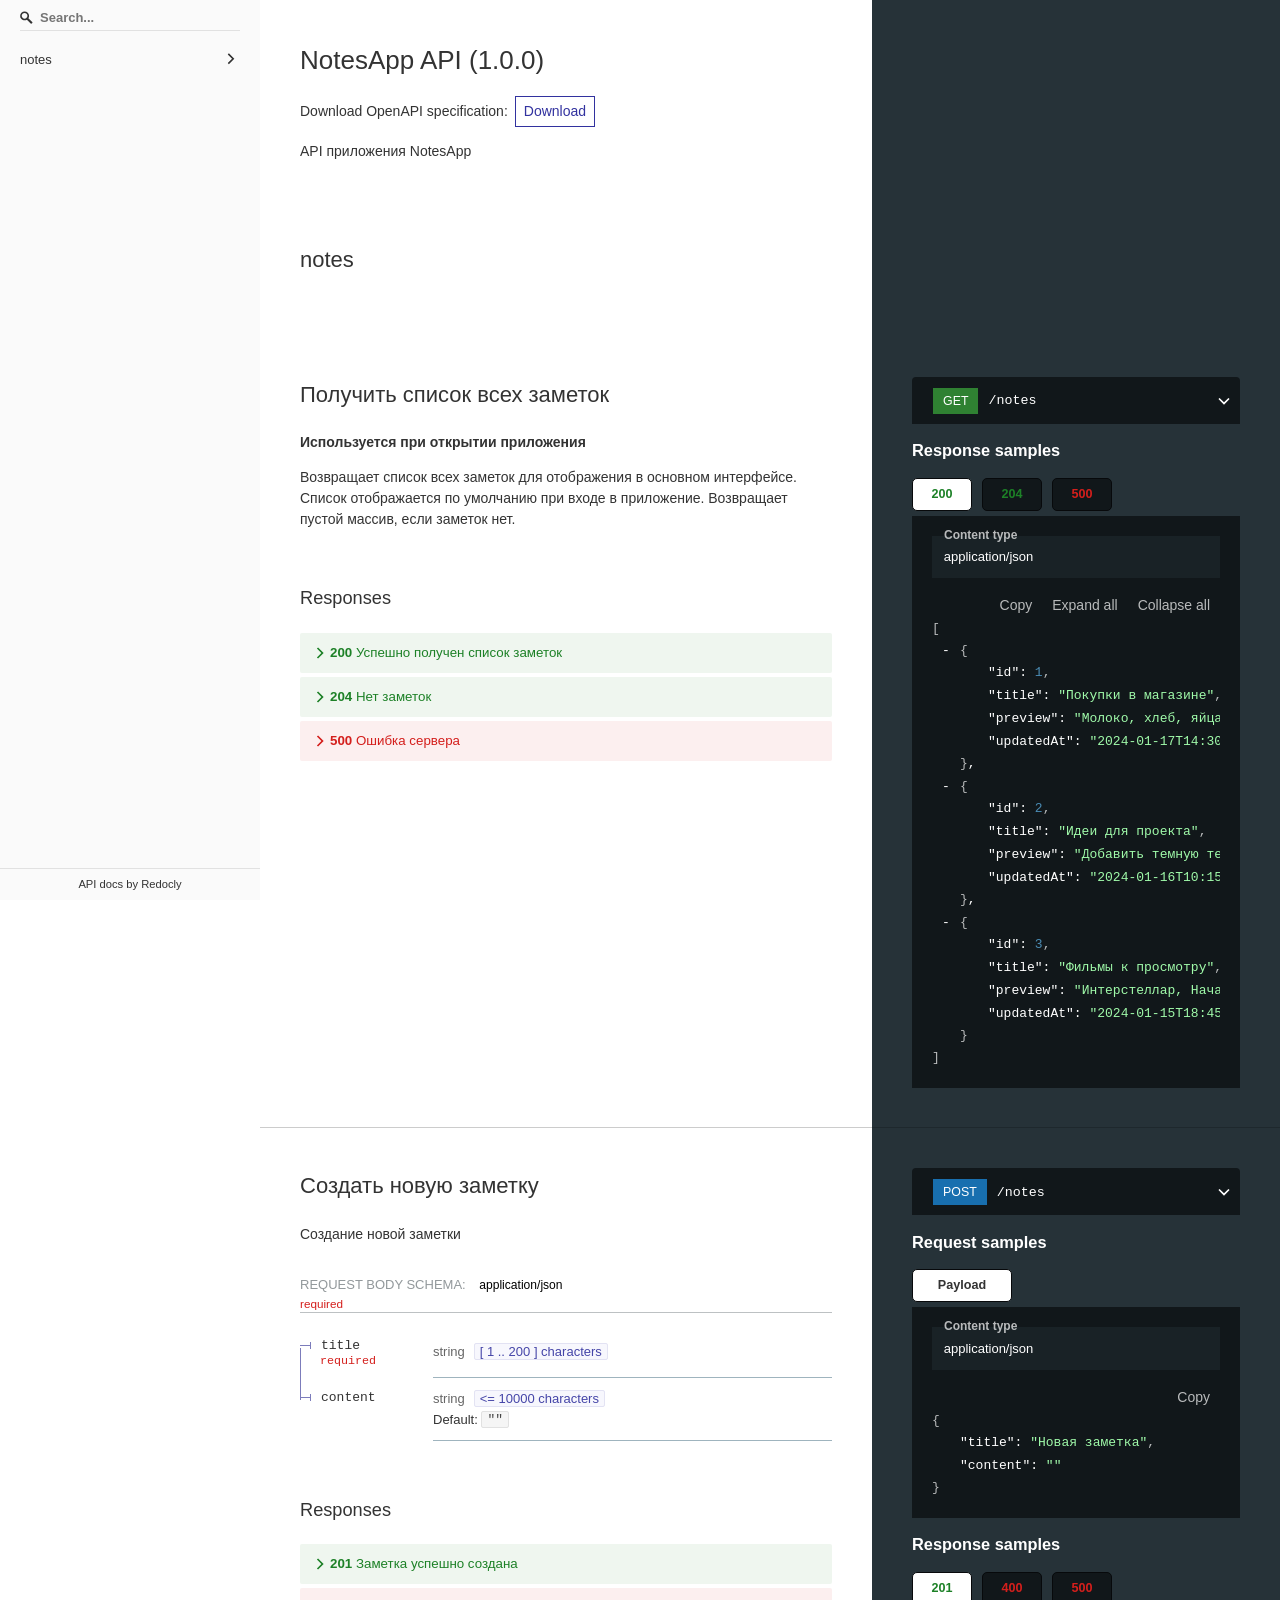
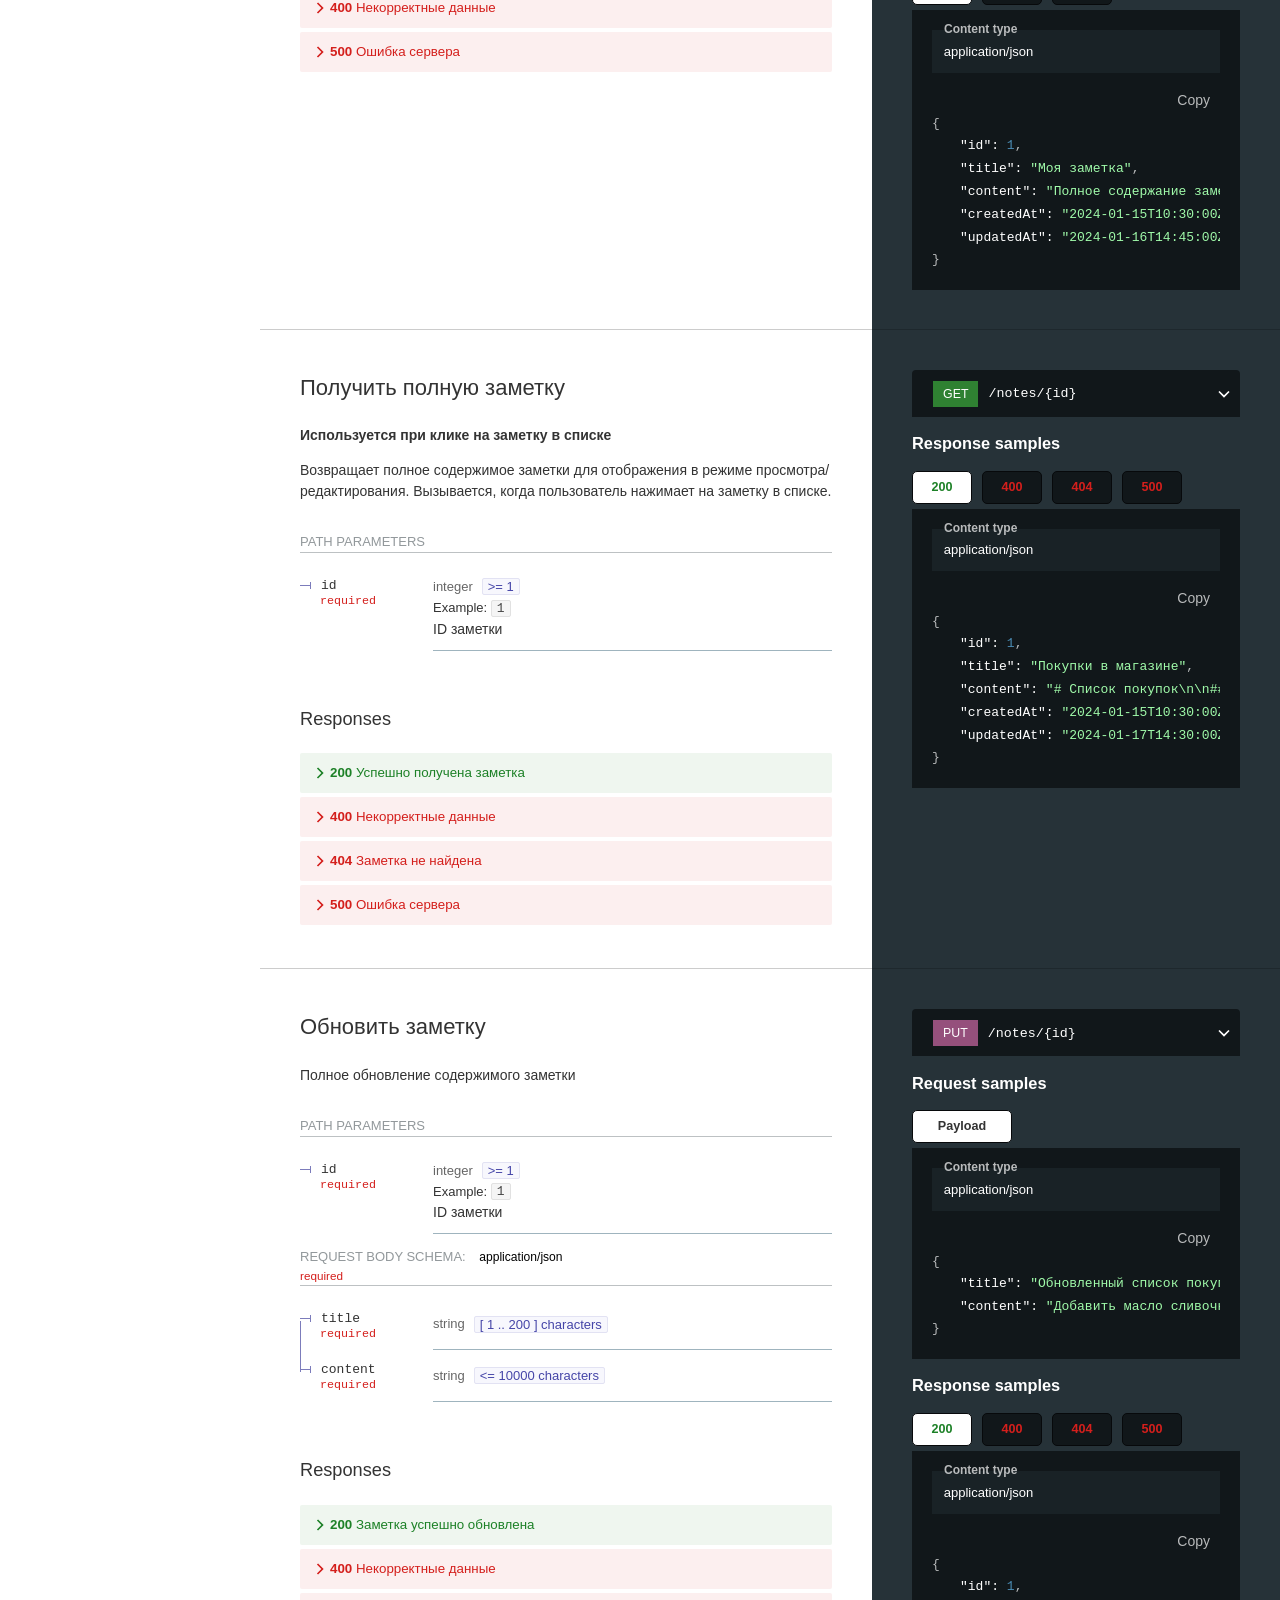
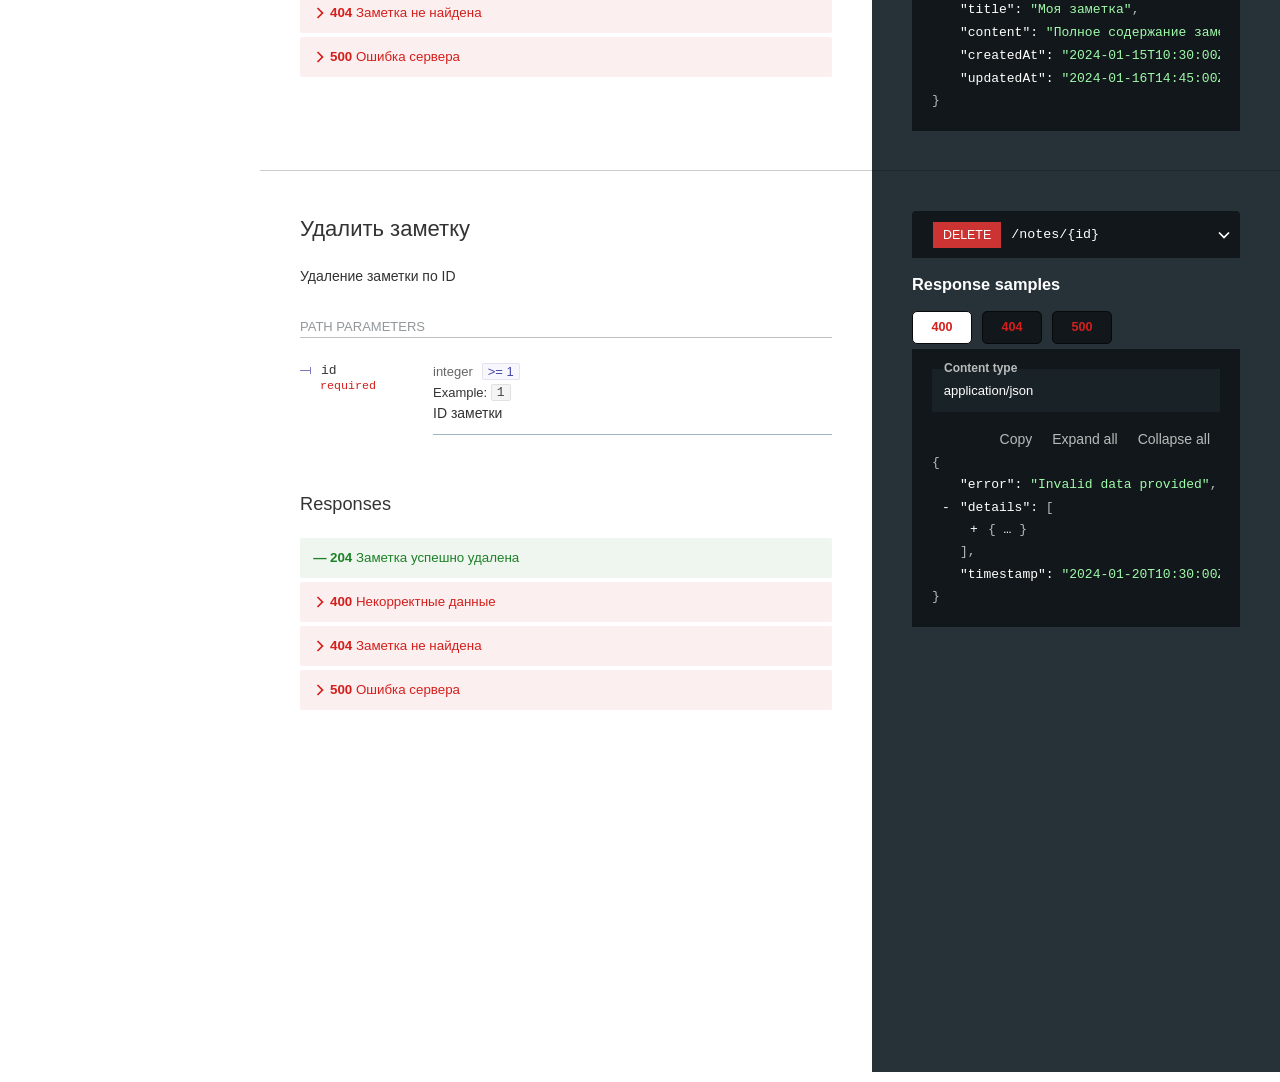
<file: course-dac/tasks/api-redoc/redoc-eeab4163.html>
<!DOCTYPE html>
<html lang="en">

<head>
  <meta charset="UTF-8">
  <title>Redoc</title>
  <link rel="stylesheet" type="text/css" id="slate-css" media="none" href="../../../assets/stylesheets/redark.css" />
  <script src="../../../assets/javascripts/redark.js" charset="UTF-8"> </script>
  <style>
    body {
      margin: 0;
      padding: 0;
    }
  </style>
</head>

<body style="background: ;">
  <div id="redoc-container"></div>
  <script src="../../../assets/javascripts/redoc.standalone.js" charset="UTF-8"> </script>
  <script>
    const openapi_spec_url = "../../../openapi.yml";

    window.onload = function () {
      const parent_scheme = parent.scheme
      if (parent_scheme === "slate") {
        enable_dark_mode();
      } else {
        disable_dark_mode();
      }
    }

    enable_dark_mode = function(){
      document.getElementById("slate-css").media = ""
      Redoc.init(
        openapi_spec_url,
        { theme: redark },
        document.getElementById('redoc-container'),
      );
    }

    disable_dark_mode = function(){
      document.getElementById("slate-css").media = "none"
      Redoc.init(
        openapi_spec_url,
        {},
        document.getElementById('redoc-container'),
      );
    }
  </script>
</body>

</html>
</file>
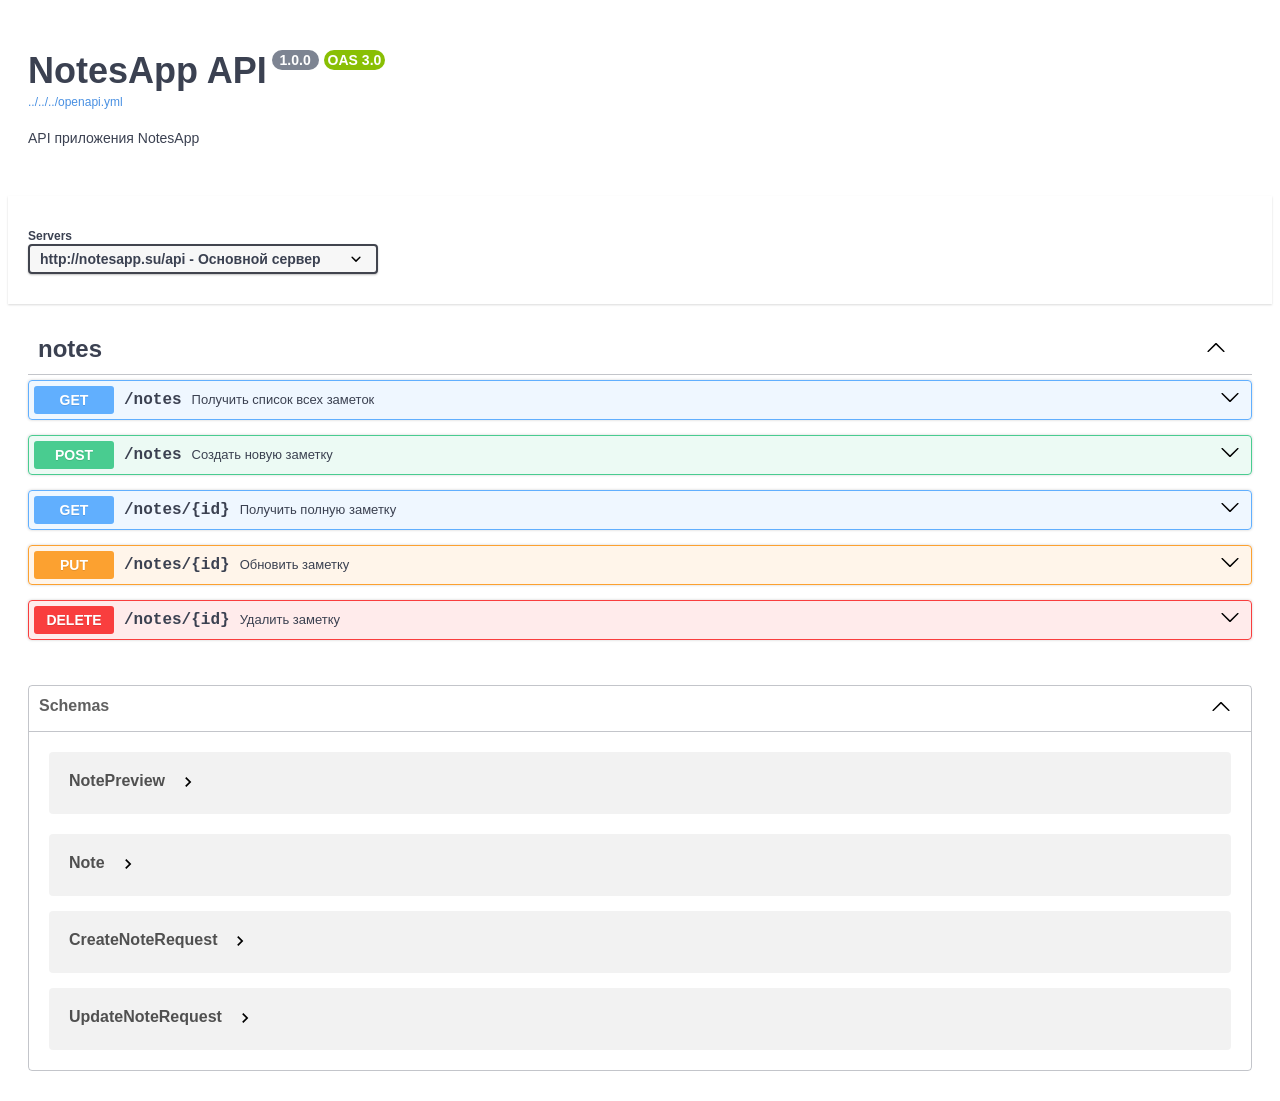
<file: course-dac/tasks/api-swagger/swagger-91a2351f.html>
<!DOCTYPE html>
<html lang="en">

<head>
  <meta charset="UTF-8">
  <title>Swagger UI</title>
  <link rel="stylesheet" type="text/css" href="../../../assets/stylesheets/swagger-ui.css" />
  
</head>

<body style="overflow:hidden;">
  <div id="swagger-ui"></div>
  <script src="../../../assets/javascripts/swagger-ui-bundle.js" charset="UTF-8"> </script>
  <script src="../../../assets/javascripts/swagger-ui-standalone-preset.js" charset="UTF-8"> </script>
  <script>
    window.onload = function () {
      
        var url = "../../../openapi.yml";
        
      
      window.ui = SwaggerUIBundle({
        dom_id: "#swagger-ui",
        onComplete: onComplete,
        presets: [
          SwaggerUIBundle.presets.apis,
          SwaggerUIStandalonePreset
        ],
        
        url,
        
        
        "oauth2RedirectUrl": new URL("../../../assets/swagger-ui/oauth2-redirect.html",window.location.href).href,
        
        "validatorUrl": "none",
        
    "docExpansion": "list",
    "filter": false,
    "tryItOutEnabled": false,
    "supportedSubmitMethods": [
        "get",
        "put",
        "post",
        "delete",
        "options",
        "head",
        "patch",
        "trace"
    ],
    "validatorUrl": "none",
    "extra_css": [],
    "dark_scheme_name": "slate",
    "filter_files": [],
    "syntaxHighlight.theme": "agate"

      })

      

      if (parent.__init_is_dark_mode) {
          enable_dark_mode();
      }
    }

    enable_dark_mode = function(){
      document.documentElement.classList.add("dark-mode");
    }

    disable_dark_mode = function(){
      document.documentElement.classList.remove("dark-mode");
    }

    const resize_ob = new ResizeObserver(function(entries) {
      parent.update_swagger_ui_iframe_height("91a2351f");
    });

    // start observing for resizing
    resize_ob.observe(document.querySelector("body"));

    // authorize modal position
    var modal_top = 0;

    const mutation_ob = new MutationObserver(function (mutations) {
      if(mutations && mutations[0].addedNodes && mutations[0].addedNodes.length > 0){
        update_modal_top()
      }
    });

    onComplete = function(){
      // start observing for auth-wrapper after Swagger UI loaded
      const div = document.querySelector("div.auth-wrapper");
      if(div){
        mutation_ob.observe(div, {
          childList: true,
        });
      }
    }

    update_top_val = function(top){
      modal_top = top
      update_modal_top()
    }

    update_modal_top = function(){
      let modal_list = document.getElementsByClassName('modal-ux')
      if(modal_list.length > 0){
        let modal = modal_list.item(0)
        const modal_height = modal.offsetHeight
        const padding = 60
        min = parseInt(modal_height/2 + padding)
        max = document.body.scrollHeight - min + padding
        if (modal_top < min) {
          modal.style.top = `${min}px`
        } else if (modal_top > max) {
          modal.style.top = `${max}px`
        } else {
          modal.style.top = `${modal_top}px`
        }
      }
    }
  </script>
</body>

</html>
</file>
<file: assets/stylesheets/redark.css>
/* Source: https://github.com/dilanx/redark */

body {
  background-color: #1e2129;
}
  
.react-tabs__tab--selected {
  border: none !important;
  background-color: #3f3f46 !important;
}

:root {
  color-scheme: dark;
}
</file>
<file: assets/stylesheets/swagger-ui.css>
.swagger-ui{color:#3b4151;font-family:sans-serif}.swagger-ui html{line-height:1.15;-ms-text-size-adjust:100%;-webkit-text-size-adjust:100%}.swagger-ui body{margin:0}.swagger-ui article,.swagger-ui aside,.swagger-ui footer,.swagger-ui header,.swagger-ui nav,.swagger-ui section{display:block}.swagger-ui h1{font-size:2em;margin:.67em 0}.swagger-ui figcaption,.swagger-ui figure,.swagger-ui main{display:block}.swagger-ui figure{margin:1em 40px}.swagger-ui hr{box-sizing:content-box;height:0;overflow:visible}.swagger-ui pre{font-family:monospace,monospace;font-size:1em}.swagger-ui a{background-color:transparent;-webkit-text-decoration-skip:objects}.swagger-ui abbr[title]{border-bottom:none;text-decoration:underline;-webkit-text-decoration:underline dotted;text-decoration:underline dotted}.swagger-ui b,.swagger-ui strong{font-weight:inherit;font-weight:bolder}.swagger-ui code,.swagger-ui kbd,.swagger-ui samp{font-family:monospace,monospace;font-size:1em}.swagger-ui dfn{font-style:italic}.swagger-ui mark{background-color:#ff0;color:#000}.swagger-ui small{font-size:80%}.swagger-ui sub,.swagger-ui sup{font-size:75%;line-height:0;position:relative;vertical-align:baseline}.swagger-ui sub{bottom:-.25em}.swagger-ui sup{top:-.5em}.swagger-ui audio,.swagger-ui video{display:inline-block}.swagger-ui audio:not([controls]){display:none;height:0}.swagger-ui img{border-style:none}.swagger-ui svg:not(:root){overflow:hidden}.swagger-ui button,.swagger-ui input,.swagger-ui optgroup,.swagger-ui select,.swagger-ui textarea{font-family:sans-serif;font-size:100%;line-height:1.15;margin:0}.swagger-ui button,.swagger-ui input{overflow:visible}.swagger-ui button,.swagger-ui select{text-transform:none}.swagger-ui [type=reset],.swagger-ui [type=submit],.swagger-ui button,.swagger-ui html [type=button]{-webkit-appearance:button}.swagger-ui [type=button]::-moz-focus-inner,.swagger-ui [type=reset]::-moz-focus-inner,.swagger-ui [type=submit]::-moz-focus-inner,.swagger-ui button::-moz-focus-inner{border-style:none;padding:0}.swagger-ui [type=button]:-moz-focusring,.swagger-ui [type=reset]:-moz-focusring,.swagger-ui [type=submit]:-moz-focusring,.swagger-ui button:-moz-focusring{outline:1px dotted ButtonText}.swagger-ui fieldset{padding:.35em .75em .625em}.swagger-ui legend{box-sizing:border-box;color:inherit;display:table;max-width:100%;padding:0;white-space:normal}.swagger-ui progress{display:inline-block;vertical-align:baseline}.swagger-ui textarea{overflow:auto}.swagger-ui [type=checkbox],.swagger-ui [type=radio]{box-sizing:border-box;padding:0}.swagger-ui [type=number]::-webkit-inner-spin-button,.swagger-ui [type=number]::-webkit-outer-spin-button{height:auto}.swagger-ui [type=search]{-webkit-appearance:textfield;outline-offset:-2px}.swagger-ui [type=search]::-webkit-search-cancel-button,.swagger-ui [type=search]::-webkit-search-decoration{-webkit-appearance:none}.swagger-ui ::-webkit-file-upload-button{-webkit-appearance:button;font:inherit}.swagger-ui details,.swagger-ui menu{display:block}.swagger-ui summary{display:list-item}.swagger-ui canvas{display:inline-block}.swagger-ui [hidden],.swagger-ui template{display:none}.swagger-ui .debug *{outline:1px solid gold}.swagger-ui .debug-white *{outline:1px solid #fff}.swagger-ui .debug-black *{outline:1px solid #000}.swagger-ui .debug-grid{background:transparent url([data-uri]) repeat 0 0}.swagger-ui .debug-grid-16{background:transparent url([data-uri]) repeat 0 0}.swagger-ui .debug-grid-8-solid{background:#fff url([data-uri]) repeat 0 0}.swagger-ui .debug-grid-16-solid{background:#fff url([data-uri]) repeat 0 0}.swagger-ui .border-box,.swagger-ui a,.swagger-ui article,.swagger-ui body,.swagger-ui code,.swagger-ui dd,.swagger-ui div,.swagger-ui dl,.swagger-ui dt,.swagger-ui fieldset,.swagger-ui footer,.swagger-ui form,.swagger-ui h1,.swagger-ui h2,.swagger-ui h3,.swagger-ui h4,.swagger-ui h5,.swagger-ui h6,.swagger-ui header,.swagger-ui html,.swagger-ui input[type=email],.swagger-ui input[type=number],.swagger-ui input[type=password],.swagger-ui input[type=tel],.swagger-ui input[type=text],.swagger-ui input[type=url],.swagger-ui legend,.swagger-ui li,.swagger-ui main,.swagger-ui ol,.swagger-ui p,.swagger-ui pre,.swagger-ui section,.swagger-ui table,.swagger-ui td,.swagger-ui textarea,.swagger-ui th,.swagger-ui tr,.swagger-ui ul{box-sizing:border-box}.swagger-ui .aspect-ratio{height:0;position:relative}.swagger-ui .aspect-ratio--16x9{padding-bottom:56.25%}.swagger-ui .aspect-ratio--9x16{padding-bottom:177.77%}.swagger-ui .aspect-ratio--4x3{padding-bottom:75%}.swagger-ui .aspect-ratio--3x4{padding-bottom:133.33%}.swagger-ui .aspect-ratio--6x4{padding-bottom:66.6%}.swagger-ui .aspect-ratio--4x6{padding-bottom:150%}.swagger-ui .aspect-ratio--8x5{padding-bottom:62.5%}.swagger-ui .aspect-ratio--5x8{padding-bottom:160%}.swagger-ui .aspect-ratio--7x5{padding-bottom:71.42%}.swagger-ui .aspect-ratio--5x7{padding-bottom:140%}.swagger-ui .aspect-ratio--1x1{padding-bottom:100%}.swagger-ui .aspect-ratio--object{bottom:0;height:100%;left:0;position:absolute;right:0;top:0;width:100%;z-index:100}@media screen and (min-width:30em){.swagger-ui .aspect-ratio-ns{height:0;position:relative}.swagger-ui .aspect-ratio--16x9-ns{padding-bottom:56.25%}.swagger-ui .aspect-ratio--9x16-ns{padding-bottom:177.77%}.swagger-ui .aspect-ratio--4x3-ns{padding-bottom:75%}.swagger-ui .aspect-ratio--3x4-ns{padding-bottom:133.33%}.swagger-ui .aspect-ratio--6x4-ns{padding-bottom:66.6%}.swagger-ui .aspect-ratio--4x6-ns{padding-bottom:150%}.swagger-ui .aspect-ratio--8x5-ns{padding-bottom:62.5%}.swagger-ui .aspect-ratio--5x8-ns{padding-bottom:160%}.swagger-ui .aspect-ratio--7x5-ns{padding-bottom:71.42%}.swagger-ui .aspect-ratio--5x7-ns{padding-bottom:140%}.swagger-ui .aspect-ratio--1x1-ns{padding-bottom:100%}.swagger-ui .aspect-ratio--object-ns{bottom:0;height:100%;left:0;position:absolute;right:0;top:0;width:100%;z-index:100}}@media screen and (min-width:30em)and (max-width:60em){.swagger-ui .aspect-ratio-m{height:0;position:relative}.swagger-ui .aspect-ratio--16x9-m{padding-bottom:56.25%}.swagger-ui .aspect-ratio--9x16-m{padding-bottom:177.77%}.swagger-ui .aspect-ratio--4x3-m{padding-bottom:75%}.swagger-ui .aspect-ratio--3x4-m{padding-bottom:133.33%}.swagger-ui .aspect-ratio--6x4-m{padding-bottom:66.6%}.swagger-ui .aspect-ratio--4x6-m{padding-bottom:150%}.swagger-ui .aspect-ratio--8x5-m{padding-bottom:62.5%}.swagger-ui .aspect-ratio--5x8-m{padding-bottom:160%}.swagger-ui .aspect-ratio--7x5-m{padding-bottom:71.42%}.swagger-ui .aspect-ratio--5x7-m{padding-bottom:140%}.swagger-ui .aspect-ratio--1x1-m{padding-bottom:100%}.swagger-ui .aspect-ratio--object-m{bottom:0;height:100%;left:0;position:absolute;right:0;top:0;width:100%;z-index:100}}@media screen and (min-width:60em){.swagger-ui .aspect-ratio-l{height:0;position:relative}.swagger-ui .aspect-ratio--16x9-l{padding-bottom:56.25%}.swagger-ui .aspect-ratio--9x16-l{padding-bottom:177.77%}.swagger-ui .aspect-ratio--4x3-l{padding-bottom:75%}.swagger-ui .aspect-ratio--3x4-l{padding-bottom:133.33%}.swagger-ui .aspect-ratio--6x4-l{padding-bottom:66.6%}.swagger-ui .aspect-ratio--4x6-l{padding-bottom:150%}.swagger-ui .aspect-ratio--8x5-l{padding-bottom:62.5%}.swagger-ui .aspect-ratio--5x8-l{padding-bottom:160%}.swagger-ui .aspect-ratio--7x5-l{padding-bottom:71.42%}.swagger-ui .aspect-ratio--5x7-l{padding-bottom:140%}.swagger-ui .aspect-ratio--1x1-l{padding-bottom:100%}.swagger-ui .aspect-ratio--object-l{bottom:0;height:100%;left:0;position:absolute;right:0;top:0;width:100%;z-index:100}}.swagger-ui img{max-width:100%}.swagger-ui .cover{background-size:cover!important}.swagger-ui .contain{background-size:contain!important}@media screen and (min-width:30em){.swagger-ui .cover-ns{background-size:cover!important}.swagger-ui .contain-ns{background-size:contain!important}}@media screen and (min-width:30em)and (max-width:60em){.swagger-ui .cover-m{background-size:cover!important}.swagger-ui .contain-m{background-size:contain!important}}@media screen and (min-width:60em){.swagger-ui .cover-l{background-size:cover!important}.swagger-ui .contain-l{background-size:contain!important}}.swagger-ui .bg-center{background-position:50%;background-repeat:no-repeat}.swagger-ui .bg-top{background-position:top;background-repeat:no-repeat}.swagger-ui .bg-right{background-position:100%;background-repeat:no-repeat}.swagger-ui .bg-bottom{background-position:bottom;background-repeat:no-repeat}.swagger-ui .bg-left{background-position:0;background-repeat:no-repeat}@media screen and (min-width:30em){.swagger-ui .bg-center-ns{background-position:50%;background-repeat:no-repeat}.swagger-ui .bg-top-ns{background-position:top;background-repeat:no-repeat}.swagger-ui .bg-right-ns{background-position:100%;background-repeat:no-repeat}.swagger-ui .bg-bottom-ns{background-position:bottom;background-repeat:no-repeat}.swagger-ui .bg-left-ns{background-position:0;background-repeat:no-repeat}}@media screen and (min-width:30em)and (max-width:60em){.swagger-ui .bg-center-m{background-position:50%;background-repeat:no-repeat}.swagger-ui .bg-top-m{background-position:top;background-repeat:no-repeat}.swagger-ui .bg-right-m{background-position:100%;background-repeat:no-repeat}.swagger-ui .bg-bottom-m{background-position:bottom;background-repeat:no-repeat}.swagger-ui .bg-left-m{background-position:0;background-repeat:no-repeat}}@media screen and (min-width:60em){.swagger-ui .bg-center-l{background-position:50%;background-repeat:no-repeat}.swagger-ui .bg-top-l{background-position:top;background-repeat:no-repeat}.swagger-ui .bg-right-l{background-position:100%;background-repeat:no-repeat}.swagger-ui .bg-bottom-l{background-position:bottom;background-repeat:no-repeat}.swagger-ui .bg-left-l{background-position:0;background-repeat:no-repeat}}.swagger-ui .outline{outline:1px solid}.swagger-ui .outline-transparent{outline:1px solid transparent}.swagger-ui .outline-0{outline:0}@media screen and (min-width:30em){.swagger-ui .outline-ns{outline:1px solid}.swagger-ui .outline-transparent-ns{outline:1px solid transparent}.swagger-ui .outline-0-ns{outline:0}}@media screen and (min-width:30em)and (max-width:60em){.swagger-ui .outline-m{outline:1px solid}.swagger-ui .outline-transparent-m{outline:1px solid transparent}.swagger-ui .outline-0-m{outline:0}}@media screen and (min-width:60em){.swagger-ui .outline-l{outline:1px solid}.swagger-ui .outline-transparent-l{outline:1px solid transparent}.swagger-ui .outline-0-l{outline:0}}.swagger-ui .ba{border-style:solid;border-width:1px}.swagger-ui .bt{border-top-style:solid;border-top-width:1px}.swagger-ui .br{border-right-style:solid;border-right-width:1px}.swagger-ui .bb{border-bottom-style:solid;border-bottom-width:1px}.swagger-ui .bl{border-left-style:solid;border-left-width:1px}.swagger-ui .bn{border-style:none;border-width:0}@media screen and (min-width:30em){.swagger-ui .ba-ns{border-style:solid;border-width:1px}.swagger-ui .bt-ns{border-top-style:solid;border-top-width:1px}.swagger-ui .br-ns{border-right-style:solid;border-right-width:1px}.swagger-ui .bb-ns{border-bottom-style:solid;border-bottom-width:1px}.swagger-ui .bl-ns{border-left-style:solid;border-left-width:1px}.swagger-ui .bn-ns{border-style:none;border-width:0}}@media screen and (min-width:30em)and (max-width:60em){.swagger-ui .ba-m{border-style:solid;border-width:1px}.swagger-ui .bt-m{border-top-style:solid;border-top-width:1px}.swagger-ui .br-m{border-right-style:solid;border-right-width:1px}.swagger-ui .bb-m{border-bottom-style:solid;border-bottom-width:1px}.swagger-ui .bl-m{border-left-style:solid;border-left-width:1px}.swagger-ui .bn-m{border-style:none;border-width:0}}@media screen and (min-width:60em){.swagger-ui .ba-l{border-style:solid;border-width:1px}.swagger-ui .bt-l{border-top-style:solid;border-top-width:1px}.swagger-ui .br-l{border-right-style:solid;border-right-width:1px}.swagger-ui .bb-l{border-bottom-style:solid;border-bottom-width:1px}.swagger-ui .bl-l{border-left-style:solid;border-left-width:1px}.swagger-ui .bn-l{border-style:none;border-width:0}}.swagger-ui .b--black{border-color:#000}.swagger-ui .b--near-black{border-color:#111}.swagger-ui .b--dark-gray{border-color:#333}.swagger-ui .b--mid-gray{border-color:#555}.swagger-ui .b--gray{border-color:#777}.swagger-ui .b--silver{border-color:#999}.swagger-ui .b--light-silver{border-color:#aaa}.swagger-ui .b--moon-gray{border-color:#ccc}.swagger-ui .b--light-gray{border-color:#eee}.swagger-ui .b--near-white{border-color:#f4f4f4}.swagger-ui .b--white{border-color:#fff}.swagger-ui .b--white-90{border-color:hsla(0,0%,100%,.9)}.swagger-ui .b--white-80{border-color:hsla(0,0%,100%,.8)}.swagger-ui .b--white-70{border-color:hsla(0,0%,100%,.7)}.swagger-ui .b--white-60{border-color:hsla(0,0%,100%,.6)}.swagger-ui .b--white-50{border-color:hsla(0,0%,100%,.5)}.swagger-ui .b--white-40{border-color:hsla(0,0%,100%,.4)}.swagger-ui .b--white-30{border-color:hsla(0,0%,100%,.3)}.swagger-ui .b--white-20{border-color:hsla(0,0%,100%,.2)}.swagger-ui .b--white-10{border-color:hsla(0,0%,100%,.1)}.swagger-ui .b--white-05{border-color:hsla(0,0%,100%,.05)}.swagger-ui .b--white-025{border-color:hsla(0,0%,100%,.025)}.swagger-ui .b--white-0125{border-color:hsla(0,0%,100%,.013)}.swagger-ui .b--black-90{border-color:rgba(0,0,0,.9)}.swagger-ui .b--black-80{border-color:rgba(0,0,0,.8)}.swagger-ui .b--black-70{border-color:rgba(0,0,0,.7)}.swagger-ui .b--black-60{border-color:rgba(0,0,0,.6)}.swagger-ui .b--black-50{border-color:rgba(0,0,0,.5)}.swagger-ui .b--black-40{border-color:rgba(0,0,0,.4)}.swagger-ui .b--black-30{border-color:rgba(0,0,0,.3)}.swagger-ui .b--black-20{border-color:rgba(0,0,0,.2)}.swagger-ui .b--black-10{border-color:rgba(0,0,0,.1)}.swagger-ui .b--black-05{border-color:rgba(0,0,0,.05)}.swagger-ui .b--black-025{border-color:rgba(0,0,0,.025)}.swagger-ui .b--black-0125{border-color:rgba(0,0,0,.013)}.swagger-ui .b--dark-red{border-color:#e7040f}.swagger-ui .b--red{border-color:#ff4136}.swagger-ui .b--light-red{border-color:#ff725c}.swagger-ui .b--orange{border-color:#ff6300}.swagger-ui .b--gold{border-color:#ffb700}.swagger-ui .b--yellow{border-color:gold}.swagger-ui .b--light-yellow{border-color:#fbf1a9}.swagger-ui .b--purple{border-color:#5e2ca5}.swagger-ui .b--light-purple{border-color:#a463f2}.swagger-ui .b--dark-pink{border-color:#d5008f}.swagger-ui .b--hot-pink{border-color:#ff41b4}.swagger-ui .b--pink{border-color:#ff80cc}.swagger-ui .b--light-pink{border-color:#ffa3d7}.swagger-ui .b--dark-green{border-color:#137752}.swagger-ui .b--green{border-color:#19a974}.swagger-ui .b--light-green{border-color:#9eebcf}.swagger-ui .b--navy{border-color:#001b44}.swagger-ui .b--dark-blue{border-color:#00449e}.swagger-ui .b--blue{border-color:#357edd}.swagger-ui .b--light-blue{border-color:#96ccff}.swagger-ui .b--lightest-blue{border-color:#cdecff}.swagger-ui .b--washed-blue{border-color:#f6fffe}.swagger-ui .b--washed-green{border-color:#e8fdf5}.swagger-ui .b--washed-yellow{border-color:#fffceb}.swagger-ui .b--washed-red{border-color:#ffdfdf}.swagger-ui .b--transparent{border-color:transparent}.swagger-ui .b--inherit{border-color:inherit}.swagger-ui .br0{border-radius:0}.swagger-ui .br1{border-radius:.125rem}.swagger-ui .br2{border-radius:.25rem}.swagger-ui .br3{border-radius:.5rem}.swagger-ui .br4{border-radius:1rem}.swagger-ui .br-100{border-radius:100%}.swagger-ui .br-pill{border-radius:9999px}.swagger-ui .br--bottom{border-top-left-radius:0;border-top-right-radius:0}.swagger-ui .br--top{border-bottom-left-radius:0;border-bottom-right-radius:0}.swagger-ui .br--right{border-bottom-left-radius:0;border-top-left-radius:0}.swagger-ui .br--left{border-bottom-right-radius:0;border-top-right-radius:0}@media screen and (min-width:30em){.swagger-ui .br0-ns{border-radius:0}.swagger-ui .br1-ns{border-radius:.125rem}.swagger-ui .br2-ns{border-radius:.25rem}.swagger-ui .br3-ns{border-radius:.5rem}.swagger-ui .br4-ns{border-radius:1rem}.swagger-ui .br-100-ns{border-radius:100%}.swagger-ui .br-pill-ns{border-radius:9999px}.swagger-ui .br--bottom-ns{border-top-left-radius:0;border-top-right-radius:0}.swagger-ui .br--top-ns{border-bottom-left-radius:0;border-bottom-right-radius:0}.swagger-ui .br--right-ns{border-bottom-left-radius:0;border-top-left-radius:0}.swagger-ui .br--left-ns{border-bottom-right-radius:0;border-top-right-radius:0}}@media screen and (min-width:30em)and (max-width:60em){.swagger-ui .br0-m{border-radius:0}.swagger-ui .br1-m{border-radius:.125rem}.swagger-ui .br2-m{border-radius:.25rem}.swagger-ui .br3-m{border-radius:.5rem}.swagger-ui .br4-m{border-radius:1rem}.swagger-ui .br-100-m{border-radius:100%}.swagger-ui .br-pill-m{border-radius:9999px}.swagger-ui .br--bottom-m{border-top-left-radius:0;border-top-right-radius:0}.swagger-ui .br--top-m{border-bottom-left-radius:0;border-bottom-right-radius:0}.swagger-ui .br--right-m{border-bottom-left-radius:0;border-top-left-radius:0}.swagger-ui .br--left-m{border-bottom-right-radius:0;border-top-right-radius:0}}@media screen and (min-width:60em){.swagger-ui .br0-l{border-radius:0}.swagger-ui .br1-l{border-radius:.125rem}.swagger-ui .br2-l{border-radius:.25rem}.swagger-ui .br3-l{border-radius:.5rem}.swagger-ui .br4-l{border-radius:1rem}.swagger-ui .br-100-l{border-radius:100%}.swagger-ui .br-pill-l{border-radius:9999px}.swagger-ui .br--bottom-l{border-top-left-radius:0;border-top-right-radius:0}.swagger-ui .br--top-l{border-bottom-left-radius:0;border-bottom-right-radius:0}.swagger-ui .br--right-l{border-bottom-left-radius:0;border-top-left-radius:0}.swagger-ui .br--left-l{border-bottom-right-radius:0;border-top-right-radius:0}}.swagger-ui .b--dotted{border-style:dotted}.swagger-ui .b--dashed{border-style:dashed}.swagger-ui .b--solid{border-style:solid}.swagger-ui .b--none{border-style:none}@media screen and (min-width:30em){.swagger-ui .b--dotted-ns{border-style:dotted}.swagger-ui .b--dashed-ns{border-style:dashed}.swagger-ui .b--solid-ns{border-style:solid}.swagger-ui .b--none-ns{border-style:none}}@media screen and (min-width:30em)and (max-width:60em){.swagger-ui .b--dotted-m{border-style:dotted}.swagger-ui .b--dashed-m{border-style:dashed}.swagger-ui .b--solid-m{border-style:solid}.swagger-ui .b--none-m{border-style:none}}@media screen and (min-width:60em){.swagger-ui .b--dotted-l{border-style:dotted}.swagger-ui .b--dashed-l{border-style:dashed}.swagger-ui .b--solid-l{border-style:solid}.swagger-ui .b--none-l{border-style:none}}.swagger-ui .bw0{border-width:0}.swagger-ui .bw1{border-width:.125rem}.swagger-ui .bw2{border-width:.25rem}.swagger-ui .bw3{border-width:.5rem}.swagger-ui .bw4{border-width:1rem}.swagger-ui .bw5{border-width:2rem}.swagger-ui .bt-0{border-top-width:0}.swagger-ui .br-0{border-right-width:0}.swagger-ui .bb-0{border-bottom-width:0}.swagger-ui .bl-0{border-left-width:0}@media screen and (min-width:30em){.swagger-ui .bw0-ns{border-width:0}.swagger-ui .bw1-ns{border-width:.125rem}.swagger-ui .bw2-ns{border-width:.25rem}.swagger-ui .bw3-ns{border-width:.5rem}.swagger-ui .bw4-ns{border-width:1rem}.swagger-ui .bw5-ns{border-width:2rem}.swagger-ui .bt-0-ns{border-top-width:0}.swagger-ui .br-0-ns{border-right-width:0}.swagger-ui .bb-0-ns{border-bottom-width:0}.swagger-ui .bl-0-ns{border-left-width:0}}@media screen and (min-width:30em)and (max-width:60em){.swagger-ui .bw0-m{border-width:0}.swagger-ui .bw1-m{border-width:.125rem}.swagger-ui .bw2-m{border-width:.25rem}.swagger-ui .bw3-m{border-width:.5rem}.swagger-ui .bw4-m{border-width:1rem}.swagger-ui .bw5-m{border-width:2rem}.swagger-ui .bt-0-m{border-top-width:0}.swagger-ui .br-0-m{border-right-width:0}.swagger-ui .bb-0-m{border-bottom-width:0}.swagger-ui .bl-0-m{border-left-width:0}}@media screen and (min-width:60em){.swagger-ui .bw0-l{border-width:0}.swagger-ui .bw1-l{border-width:.125rem}.swagger-ui .bw2-l{border-width:.25rem}.swagger-ui .bw3-l{border-width:.5rem}.swagger-ui .bw4-l{border-width:1rem}.swagger-ui .bw5-l{border-width:2rem}.swagger-ui .bt-0-l{border-top-width:0}.swagger-ui .br-0-l{border-right-width:0}.swagger-ui .bb-0-l{border-bottom-width:0}.swagger-ui .bl-0-l{border-left-width:0}}.swagger-ui .shadow-1{box-shadow:0 0 4px 2px rgba(0,0,0,.2)}.swagger-ui .shadow-2{box-shadow:0 0 8px 2px rgba(0,0,0,.2)}.swagger-ui .shadow-3{box-shadow:2px 2px 4px 2px rgba(0,0,0,.2)}.swagger-ui .shadow-4{box-shadow:2px 2px 8px 0 rgba(0,0,0,.2)}.swagger-ui .shadow-5{box-shadow:4px 4px 8px 0 rgba(0,0,0,.2)}@media screen and (min-width:30em){.swagger-ui .shadow-1-ns{box-shadow:0 0 4px 2px rgba(0,0,0,.2)}.swagger-ui .shadow-2-ns{box-shadow:0 0 8px 2px rgba(0,0,0,.2)}.swagger-ui .shadow-3-ns{box-shadow:2px 2px 4px 2px rgba(0,0,0,.2)}.swagger-ui .shadow-4-ns{box-shadow:2px 2px 8px 0 rgba(0,0,0,.2)}.swagger-ui .shadow-5-ns{box-shadow:4px 4px 8px 0 rgba(0,0,0,.2)}}@media screen and (min-width:30em)and (max-width:60em){.swagger-ui .shadow-1-m{box-shadow:0 0 4px 2px rgba(0,0,0,.2)}.swagger-ui .shadow-2-m{box-shadow:0 0 8px 2px rgba(0,0,0,.2)}.swagger-ui .shadow-3-m{box-shadow:2px 2px 4px 2px rgba(0,0,0,.2)}.swagger-ui .shadow-4-m{box-shadow:2px 2px 8px 0 rgba(0,0,0,.2)}.swagger-ui .shadow-5-m{box-shadow:4px 4px 8px 0 rgba(0,0,0,.2)}}@media screen and (min-width:60em){.swagger-ui .shadow-1-l{box-shadow:0 0 4px 2px rgba(0,0,0,.2)}.swagger-ui .shadow-2-l{box-shadow:0 0 8px 2px rgba(0,0,0,.2)}.swagger-ui .shadow-3-l{box-shadow:2px 2px 4px 2px rgba(0,0,0,.2)}.swagger-ui .shadow-4-l{box-shadow:2px 2px 8px 0 rgba(0,0,0,.2)}.swagger-ui .shadow-5-l{box-shadow:4px 4px 8px 0 rgba(0,0,0,.2)}}.swagger-ui .pre{overflow-x:auto;overflow-y:hidden;overflow:scroll}.swagger-ui .top-0{top:0}.swagger-ui .right-0{right:0}.swagger-ui .bottom-0{bottom:0}.swagger-ui .left-0{left:0}.swagger-ui .top-1{top:1rem}.swagger-ui .right-1{right:1rem}.swagger-ui .bottom-1{bottom:1rem}.swagger-ui .left-1{left:1rem}.swagger-ui .top-2{top:2rem}.swagger-ui .right-2{right:2rem}.swagger-ui .bottom-2{bottom:2rem}.swagger-ui .left-2{left:2rem}.swagger-ui .top--1{top:-1rem}.swagger-ui .right--1{right:-1rem}.swagger-ui .bottom--1{bottom:-1rem}.swagger-ui .left--1{left:-1rem}.swagger-ui .top--2{top:-2rem}.swagger-ui .right--2{right:-2rem}.swagger-ui .bottom--2{bottom:-2rem}.swagger-ui .left--2{left:-2rem}.swagger-ui .absolute--fill{bottom:0;left:0;right:0;top:0}@media screen and (min-width:30em){.swagger-ui .top-0-ns{top:0}.swagger-ui .left-0-ns{left:0}.swagger-ui .right-0-ns{right:0}.swagger-ui .bottom-0-ns{bottom:0}.swagger-ui .top-1-ns{top:1rem}.swagger-ui .left-1-ns{left:1rem}.swagger-ui .right-1-ns{right:1rem}.swagger-ui .bottom-1-ns{bottom:1rem}.swagger-ui .top-2-ns{top:2rem}.swagger-ui .left-2-ns{left:2rem}.swagger-ui .right-2-ns{right:2rem}.swagger-ui .bottom-2-ns{bottom:2rem}.swagger-ui .top--1-ns{top:-1rem}.swagger-ui .right--1-ns{right:-1rem}.swagger-ui .bottom--1-ns{bottom:-1rem}.swagger-ui .left--1-ns{left:-1rem}.swagger-ui .top--2-ns{top:-2rem}.swagger-ui .right--2-ns{right:-2rem}.swagger-ui .bottom--2-ns{bottom:-2rem}.swagger-ui .left--2-ns{left:-2rem}.swagger-ui .absolute--fill-ns{bottom:0;left:0;right:0;top:0}}@media screen and (min-width:30em)and (max-width:60em){.swagger-ui .top-0-m{top:0}.swagger-ui .left-0-m{left:0}.swagger-ui .right-0-m{right:0}.swagger-ui .bottom-0-m{bottom:0}.swagger-ui .top-1-m{top:1rem}.swagger-ui .left-1-m{left:1rem}.swagger-ui .right-1-m{right:1rem}.swagger-ui .bottom-1-m{bottom:1rem}.swagger-ui .top-2-m{top:2rem}.swagger-ui .left-2-m{left:2rem}.swagger-ui .right-2-m{right:2rem}.swagger-ui .bottom-2-m{bottom:2rem}.swagger-ui .top--1-m{top:-1rem}.swagger-ui .right--1-m{right:-1rem}.swagger-ui .bottom--1-m{bottom:-1rem}.swagger-ui .left--1-m{left:-1rem}.swagger-ui .top--2-m{top:-2rem}.swagger-ui .right--2-m{right:-2rem}.swagger-ui .bottom--2-m{bottom:-2rem}.swagger-ui .left--2-m{left:-2rem}.swagger-ui .absolute--fill-m{bottom:0;left:0;right:0;top:0}}@media screen and (min-width:60em){.swagger-ui .top-0-l{top:0}.swagger-ui .left-0-l{left:0}.swagger-ui .right-0-l{right:0}.swagger-ui .bottom-0-l{bottom:0}.swagger-ui .top-1-l{top:1rem}.swagger-ui .left-1-l{left:1rem}.swagger-ui .right-1-l{right:1rem}.swagger-ui .bottom-1-l{bottom:1rem}.swagger-ui .top-2-l{top:2rem}.swagger-ui .left-2-l{left:2rem}.swagger-ui .right-2-l{right:2rem}.swagger-ui .bottom-2-l{bottom:2rem}.swagger-ui .top--1-l{top:-1rem}.swagger-ui .right--1-l{right:-1rem}.swagger-ui .bottom--1-l{bottom:-1rem}.swagger-ui .left--1-l{left:-1rem}.swagger-ui .top--2-l{top:-2rem}.swagger-ui .right--2-l{right:-2rem}.swagger-ui .bottom--2-l{bottom:-2rem}.swagger-ui .left--2-l{left:-2rem}.swagger-ui .absolute--fill-l{bottom:0;left:0;right:0;top:0}}.swagger-ui .cf:after,.swagger-ui .cf:before{content:" ";display:table}.swagger-ui .cf:after{clear:both}.swagger-ui .cf{zoom:1}.swagger-ui .cl{clear:left}.swagger-ui .cr{clear:right}.swagger-ui .cb{clear:both}.swagger-ui .cn{clear:none}@media screen and (min-width:30em){.swagger-ui .cl-ns{clear:left}.swagger-ui .cr-ns{clear:right}.swagger-ui .cb-ns{clear:both}.swagger-ui .cn-ns{clear:none}}@media screen and (min-width:30em)and (max-width:60em){.swagger-ui .cl-m{clear:left}.swagger-ui .cr-m{clear:right}.swagger-ui .cb-m{clear:both}.swagger-ui .cn-m{clear:none}}@media screen and (min-width:60em){.swagger-ui .cl-l{clear:left}.swagger-ui .cr-l{clear:right}.swagger-ui .cb-l{clear:both}.swagger-ui .cn-l{clear:none}}.swagger-ui .flex{display:flex}.swagger-ui .inline-flex{display:inline-flex}.swagger-ui .flex-auto{flex:1 1 auto;min-height:0;min-width:0}.swagger-ui .flex-none{flex:none}.swagger-ui .flex-column{flex-direction:column}.swagger-ui .flex-row{flex-direction:row}.swagger-ui .flex-wrap{flex-wrap:wrap}.swagger-ui .flex-nowrap{flex-wrap:nowrap}.swagger-ui .flex-wrap-reverse{flex-wrap:wrap-reverse}.swagger-ui .flex-column-reverse{flex-direction:column-reverse}.swagger-ui .flex-row-reverse{flex-direction:row-reverse}.swagger-ui .items-start{align-items:flex-start}.swagger-ui .items-end{align-items:flex-end}.swagger-ui .items-center{align-items:center}.swagger-ui .items-baseline{align-items:baseline}.swagger-ui .items-stretch{align-items:stretch}.swagger-ui .self-start{align-self:flex-start}.swagger-ui .self-end{align-self:flex-end}.swagger-ui .self-center{align-self:center}.swagger-ui .self-baseline{align-self:baseline}.swagger-ui .self-stretch{align-self:stretch}.swagger-ui .justify-start{justify-content:flex-start}.swagger-ui .justify-end{justify-content:flex-end}.swagger-ui .justify-center{justify-content:center}.swagger-ui .justify-between{justify-content:space-between}.swagger-ui .justify-around{justify-content:space-around}.swagger-ui .content-start{align-content:flex-start}.swagger-ui .content-end{align-content:flex-end}.swagger-ui .content-center{align-content:center}.swagger-ui .content-between{align-content:space-between}.swagger-ui .content-around{align-content:space-around}.swagger-ui .content-stretch{align-content:stretch}.swagger-ui .order-0{order:0}.swagger-ui .order-1{order:1}.swagger-ui .order-2{order:2}.swagger-ui .order-3{order:3}.swagger-ui .order-4{order:4}.swagger-ui .order-5{order:5}.swagger-ui .order-6{order:6}.swagger-ui .order-7{order:7}.swagger-ui .order-8{order:8}.swagger-ui .order-last{order:99999}.swagger-ui .flex-grow-0{flex-grow:0}.swagger-ui .flex-grow-1{flex-grow:1}.swagger-ui .flex-shrink-0{flex-shrink:0}.swagger-ui .flex-shrink-1{flex-shrink:1}@media screen and (min-width:30em){.swagger-ui .flex-ns{display:flex}.swagger-ui .inline-flex-ns{display:inline-flex}.swagger-ui .flex-auto-ns{flex:1 1 auto;min-height:0;min-width:0}.swagger-ui .flex-none-ns{flex:none}.swagger-ui .flex-column-ns{flex-direction:column}.swagger-ui .flex-row-ns{flex-direction:row}.swagger-ui .flex-wrap-ns{flex-wrap:wrap}.swagger-ui .flex-nowrap-ns{flex-wrap:nowrap}.swagger-ui .flex-wrap-reverse-ns{flex-wrap:wrap-reverse}.swagger-ui .flex-column-reverse-ns{flex-direction:column-reverse}.swagger-ui .flex-row-reverse-ns{flex-direction:row-reverse}.swagger-ui .items-start-ns{align-items:flex-start}.swagger-ui .items-end-ns{align-items:flex-end}.swagger-ui .items-center-ns{align-items:center}.swagger-ui .items-baseline-ns{align-items:baseline}.swagger-ui .items-stretch-ns{align-items:stretch}.swagger-ui .self-start-ns{align-self:flex-start}.swagger-ui .self-end-ns{align-self:flex-end}.swagger-ui .self-center-ns{align-self:center}.swagger-ui .self-baseline-ns{align-self:baseline}.swagger-ui .self-stretch-ns{align-self:stretch}.swagger-ui .justify-start-ns{justify-content:flex-start}.swagger-ui .justify-end-ns{justify-content:flex-end}.swagger-ui .justify-center-ns{justify-content:center}.swagger-ui .justify-between-ns{justify-content:space-between}.swagger-ui .justify-around-ns{justify-content:space-around}.swagger-ui .content-start-ns{align-content:flex-start}.swagger-ui .content-end-ns{align-content:flex-end}.swagger-ui .content-center-ns{align-content:center}.swagger-ui .content-between-ns{align-content:space-between}.swagger-ui .content-around-ns{align-content:space-around}.swagger-ui .content-stretch-ns{align-content:stretch}.swagger-ui .order-0-ns{order:0}.swagger-ui .order-1-ns{order:1}.swagger-ui .order-2-ns{order:2}.swagger-ui .order-3-ns{order:3}.swagger-ui .order-4-ns{order:4}.swagger-ui .order-5-ns{order:5}.swagger-ui .order-6-ns{order:6}.swagger-ui .order-7-ns{order:7}.swagger-ui .order-8-ns{order:8}.swagger-ui .order-last-ns{order:99999}.swagger-ui .flex-grow-0-ns{flex-grow:0}.swagger-ui .flex-grow-1-ns{flex-grow:1}.swagger-ui .flex-shrink-0-ns{flex-shrink:0}.swagger-ui .flex-shrink-1-ns{flex-shrink:1}}@media screen and (min-width:30em)and (max-width:60em){.swagger-ui .flex-m{display:flex}.swagger-ui .inline-flex-m{display:inline-flex}.swagger-ui .flex-auto-m{flex:1 1 auto;min-height:0;min-width:0}.swagger-ui .flex-none-m{flex:none}.swagger-ui .flex-column-m{flex-direction:column}.swagger-ui .flex-row-m{flex-direction:row}.swagger-ui .flex-wrap-m{flex-wrap:wrap}.swagger-ui .flex-nowrap-m{flex-wrap:nowrap}.swagger-ui .flex-wrap-reverse-m{flex-wrap:wrap-reverse}.swagger-ui .flex-column-reverse-m{flex-direction:column-reverse}.swagger-ui .flex-row-reverse-m{flex-direction:row-reverse}.swagger-ui .items-start-m{align-items:flex-start}.swagger-ui .items-end-m{align-items:flex-end}.swagger-ui .items-center-m{align-items:center}.swagger-ui .items-baseline-m{align-items:baseline}.swagger-ui .items-stretch-m{align-items:stretch}.swagger-ui .self-start-m{align-self:flex-start}.swagger-ui .self-end-m{align-self:flex-end}.swagger-ui .self-center-m{align-self:center}.swagger-ui .self-baseline-m{align-self:baseline}.swagger-ui .self-stretch-m{align-self:stretch}.swagger-ui .justify-start-m{justify-content:flex-start}.swagger-ui .justify-end-m{justify-content:flex-end}.swagger-ui .justify-center-m{justify-content:center}.swagger-ui .justify-between-m{justify-content:space-between}.swagger-ui .justify-around-m{justify-content:space-around}.swagger-ui .content-start-m{align-content:flex-start}.swagger-ui .content-end-m{align-content:flex-end}.swagger-ui .content-center-m{align-content:center}.swagger-ui .content-between-m{align-content:space-between}.swagger-ui .content-around-m{align-content:space-around}.swagger-ui .content-stretch-m{align-content:stretch}.swagger-ui .order-0-m{order:0}.swagger-ui .order-1-m{order:1}.swagger-ui .order-2-m{order:2}.swagger-ui .order-3-m{order:3}.swagger-ui .order-4-m{order:4}.swagger-ui .order-5-m{order:5}.swagger-ui .order-6-m{order:6}.swagger-ui .order-7-m{order:7}.swagger-ui .order-8-m{order:8}.swagger-ui .order-last-m{order:99999}.swagger-ui .flex-grow-0-m{flex-grow:0}.swagger-ui .flex-grow-1-m{flex-grow:1}.swagger-ui .flex-shrink-0-m{flex-shrink:0}.swagger-ui .flex-shrink-1-m{flex-shrink:1}}@media screen and (min-width:60em){.swagger-ui .flex-l{display:flex}.swagger-ui .inline-flex-l{display:inline-flex}.swagger-ui .flex-auto-l{flex:1 1 auto;min-height:0;min-width:0}.swagger-ui .flex-none-l{flex:none}.swagger-ui .flex-column-l{flex-direction:column}.swagger-ui .flex-row-l{flex-direction:row}.swagger-ui .flex-wrap-l{flex-wrap:wrap}.swagger-ui .flex-nowrap-l{flex-wrap:nowrap}.swagger-ui .flex-wrap-reverse-l{flex-wrap:wrap-reverse}.swagger-ui .flex-column-reverse-l{flex-direction:column-reverse}.swagger-ui .flex-row-reverse-l{flex-direction:row-reverse}.swagger-ui .items-start-l{align-items:flex-start}.swagger-ui .items-end-l{align-items:flex-end}.swagger-ui .items-center-l{align-items:center}.swagger-ui .items-baseline-l{align-items:baseline}.swagger-ui .items-stretch-l{align-items:stretch}.swagger-ui .self-start-l{align-self:flex-start}.swagger-ui .self-end-l{align-self:flex-end}.swagger-ui .self-center-l{align-self:center}.swagger-ui .self-baseline-l{align-self:baseline}.swagger-ui .self-stretch-l{align-self:stretch}.swagger-ui .justify-start-l{justify-content:flex-start}.swagger-ui .justify-end-l{justify-content:flex-end}.swagger-ui .justify-center-l{justify-content:center}.swagger-ui .justify-between-l{justify-content:space-between}.swagger-ui .justify-around-l{justify-content:space-around}.swagger-ui .content-start-l{align-content:flex-start}.swagger-ui .content-end-l{align-content:flex-end}.swagger-ui .content-center-l{align-content:center}.swagger-ui .content-between-l{align-content:space-between}.swagger-ui .content-around-l{align-content:space-around}.swagger-ui .content-stretch-l{align-content:stretch}.swagger-ui .order-0-l{order:0}.swagger-ui .order-1-l{order:1}.swagger-ui .order-2-l{order:2}.swagger-ui .order-3-l{order:3}.swagger-ui .order-4-l{order:4}.swagger-ui .order-5-l{order:5}.swagger-ui .order-6-l{order:6}.swagger-ui .order-7-l{order:7}.swagger-ui .order-8-l{order:8}.swagger-ui .order-last-l{order:99999}.swagger-ui .flex-grow-0-l{flex-grow:0}.swagger-ui .flex-grow-1-l{flex-grow:1}.swagger-ui .flex-shrink-0-l{flex-shrink:0}.swagger-ui .flex-shrink-1-l{flex-shrink:1}}.swagger-ui .dn{display:none}.swagger-ui .di{display:inline}.swagger-ui .db{display:block}.swagger-ui .dib{display:inline-block}.swagger-ui .dit{display:inline-table}.swagger-ui .dt{display:table}.swagger-ui .dtc{display:table-cell}.swagger-ui .dt-row{display:table-row}.swagger-ui .dt-row-group{display:table-row-group}.swagger-ui .dt-column{display:table-column}.swagger-ui .dt-column-group{display:table-column-group}.swagger-ui .dt--fixed{table-layout:fixed;width:100%}@media screen and (min-width:30em){.swagger-ui .dn-ns{display:none}.swagger-ui .di-ns{display:inline}.swagger-ui .db-ns{display:block}.swagger-ui .dib-ns{display:inline-block}.swagger-ui .dit-ns{display:inline-table}.swagger-ui .dt-ns{display:table}.swagger-ui .dtc-ns{display:table-cell}.swagger-ui .dt-row-ns{display:table-row}.swagger-ui .dt-row-group-ns{display:table-row-group}.swagger-ui .dt-column-ns{display:table-column}.swagger-ui .dt-column-group-ns{display:table-column-group}.swagger-ui .dt--fixed-ns{table-layout:fixed;width:100%}}@media screen and (min-width:30em)and (max-width:60em){.swagger-ui .dn-m{display:none}.swagger-ui .di-m{display:inline}.swagger-ui .db-m{display:block}.swagger-ui .dib-m{display:inline-block}.swagger-ui .dit-m{display:inline-table}.swagger-ui .dt-m{display:table}.swagger-ui .dtc-m{display:table-cell}.swagger-ui .dt-row-m{display:table-row}.swagger-ui .dt-row-group-m{display:table-row-group}.swagger-ui .dt-column-m{display:table-column}.swagger-ui .dt-column-group-m{display:table-column-group}.swagger-ui .dt--fixed-m{table-layout:fixed;width:100%}}@media screen and (min-width:60em){.swagger-ui .dn-l{display:none}.swagger-ui .di-l{display:inline}.swagger-ui .db-l{display:block}.swagger-ui .dib-l{display:inline-block}.swagger-ui .dit-l{display:inline-table}.swagger-ui .dt-l{display:table}.swagger-ui .dtc-l{display:table-cell}.swagger-ui .dt-row-l{display:table-row}.swagger-ui .dt-row-group-l{display:table-row-group}.swagger-ui .dt-column-l{display:table-column}.swagger-ui .dt-column-group-l{display:table-column-group}.swagger-ui .dt--fixed-l{table-layout:fixed;width:100%}}.swagger-ui .fl{_display:inline;float:left}.swagger-ui .fr{_display:inline;float:right}.swagger-ui .fn{float:none}@media screen and (min-width:30em){.swagger-ui .fl-ns{_display:inline;float:left}.swagger-ui .fr-ns{_display:inline;float:right}.swagger-ui .fn-ns{float:none}}@media screen and (min-width:30em)and (max-width:60em){.swagger-ui .fl-m{_display:inline;float:left}.swagger-ui .fr-m{_display:inline;float:right}.swagger-ui .fn-m{float:none}}@media screen and (min-width:60em){.swagger-ui .fl-l{_display:inline;float:left}.swagger-ui .fr-l{_display:inline;float:right}.swagger-ui .fn-l{float:none}}.swagger-ui .sans-serif{font-family:-apple-system,BlinkMacSystemFont,avenir next,avenir,helvetica,helvetica neue,ubuntu,roboto,noto,segoe ui,arial,sans-serif}.swagger-ui .serif{font-family:georgia,serif}.swagger-ui .system-sans-serif{font-family:sans-serif}.swagger-ui .system-serif{font-family:serif}.swagger-ui .code,.swagger-ui code{font-family:Consolas,monaco,monospace}.swagger-ui .courier{font-family:Courier Next,courier,monospace}.swagger-ui .helvetica{font-family:helvetica neue,helvetica,sans-serif}.swagger-ui .avenir{font-family:avenir next,avenir,sans-serif}.swagger-ui .athelas{font-family:athelas,georgia,serif}.swagger-ui .georgia{font-family:georgia,serif}.swagger-ui .times{font-family:times,serif}.swagger-ui .bodoni{font-family:Bodoni MT,serif}.swagger-ui .calisto{font-family:Calisto MT,serif}.swagger-ui .garamond{font-family:garamond,serif}.swagger-ui .baskerville{font-family:baskerville,serif}.swagger-ui .i{font-style:italic}.swagger-ui .fs-normal{font-style:normal}@media screen and (min-width:30em){.swagger-ui .i-ns{font-style:italic}.swagger-ui .fs-normal-ns{font-style:normal}}@media screen and (min-width:30em)and (max-width:60em){.swagger-ui .i-m{font-style:italic}.swagger-ui .fs-normal-m{font-style:normal}}@media screen and (min-width:60em){.swagger-ui .i-l{font-style:italic}.swagger-ui .fs-normal-l{font-style:normal}}.swagger-ui .normal{font-weight:400}.swagger-ui .b{font-weight:700}.swagger-ui .fw1{font-weight:100}.swagger-ui .fw2{font-weight:200}.swagger-ui .fw3{font-weight:300}.swagger-ui .fw4{font-weight:400}.swagger-ui .fw5{font-weight:500}.swagger-ui .fw6{font-weight:600}.swagger-ui .fw7{font-weight:700}.swagger-ui .fw8{font-weight:800}.swagger-ui .fw9{font-weight:900}@media screen and (min-width:30em){.swagger-ui .normal-ns{font-weight:400}.swagger-ui .b-ns{font-weight:700}.swagger-ui .fw1-ns{font-weight:100}.swagger-ui .fw2-ns{font-weight:200}.swagger-ui .fw3-ns{font-weight:300}.swagger-ui .fw4-ns{font-weight:400}.swagger-ui .fw5-ns{font-weight:500}.swagger-ui .fw6-ns{font-weight:600}.swagger-ui .fw7-ns{font-weight:700}.swagger-ui .fw8-ns{font-weight:800}.swagger-ui .fw9-ns{font-weight:900}}@media screen and (min-width:30em)and (max-width:60em){.swagger-ui .normal-m{font-weight:400}.swagger-ui .b-m{font-weight:700}.swagger-ui .fw1-m{font-weight:100}.swagger-ui .fw2-m{font-weight:200}.swagger-ui .fw3-m{font-weight:300}.swagger-ui .fw4-m{font-weight:400}.swagger-ui .fw5-m{font-weight:500}.swagger-ui .fw6-m{font-weight:600}.swagger-ui .fw7-m{font-weight:700}.swagger-ui .fw8-m{font-weight:800}.swagger-ui .fw9-m{font-weight:900}}@media screen and (min-width:60em){.swagger-ui .normal-l{font-weight:400}.swagger-ui .b-l{font-weight:700}.swagger-ui .fw1-l{font-weight:100}.swagger-ui .fw2-l{font-weight:200}.swagger-ui .fw3-l{font-weight:300}.swagger-ui .fw4-l{font-weight:400}.swagger-ui .fw5-l{font-weight:500}.swagger-ui .fw6-l{font-weight:600}.swagger-ui .fw7-l{font-weight:700}.swagger-ui .fw8-l{font-weight:800}.swagger-ui .fw9-l{font-weight:900}}.swagger-ui .input-reset{-webkit-appearance:none;-moz-appearance:none}.swagger-ui .button-reset::-moz-focus-inner,.swagger-ui .input-reset::-moz-focus-inner{border:0;padding:0}.swagger-ui .h1{height:1rem}.swagger-ui .h2{height:2rem}.swagger-ui .h3{height:4rem}.swagger-ui .h4{height:8rem}.swagger-ui .h5{height:16rem}.swagger-ui .h-25{height:25%}.swagger-ui .h-50{height:50%}.swagger-ui .h-75{height:75%}.swagger-ui .h-100{height:100%}.swagger-ui .min-h-100{min-height:100%}.swagger-ui .vh-25{height:25vh}.swagger-ui .vh-50{height:50vh}.swagger-ui .vh-75{height:75vh}.swagger-ui .vh-100{height:100vh}.swagger-ui .min-vh-100{min-height:100vh}.swagger-ui .h-auto{height:auto}.swagger-ui .h-inherit{height:inherit}@media screen and (min-width:30em){.swagger-ui .h1-ns{height:1rem}.swagger-ui .h2-ns{height:2rem}.swagger-ui .h3-ns{height:4rem}.swagger-ui .h4-ns{height:8rem}.swagger-ui .h5-ns{height:16rem}.swagger-ui .h-25-ns{height:25%}.swagger-ui .h-50-ns{height:50%}.swagger-ui .h-75-ns{height:75%}.swagger-ui .h-100-ns{height:100%}.swagger-ui .min-h-100-ns{min-height:100%}.swagger-ui .vh-25-ns{height:25vh}.swagger-ui .vh-50-ns{height:50vh}.swagger-ui .vh-75-ns{height:75vh}.swagger-ui .vh-100-ns{height:100vh}.swagger-ui .min-vh-100-ns{min-height:100vh}.swagger-ui .h-auto-ns{height:auto}.swagger-ui .h-inherit-ns{height:inherit}}@media screen and (min-width:30em)and (max-width:60em){.swagger-ui .h1-m{height:1rem}.swagger-ui .h2-m{height:2rem}.swagger-ui .h3-m{height:4rem}.swagger-ui .h4-m{height:8rem}.swagger-ui .h5-m{height:16rem}.swagger-ui .h-25-m{height:25%}.swagger-ui .h-50-m{height:50%}.swagger-ui .h-75-m{height:75%}.swagger-ui .h-100-m{height:100%}.swagger-ui .min-h-100-m{min-height:100%}.swagger-ui .vh-25-m{height:25vh}.swagger-ui .vh-50-m{height:50vh}.swagger-ui .vh-75-m{height:75vh}.swagger-ui .vh-100-m{height:100vh}.swagger-ui .min-vh-100-m{min-height:100vh}.swagger-ui .h-auto-m{height:auto}.swagger-ui .h-inherit-m{height:inherit}}@media screen and (min-width:60em){.swagger-ui .h1-l{height:1rem}.swagger-ui .h2-l{height:2rem}.swagger-ui .h3-l{height:4rem}.swagger-ui .h4-l{height:8rem}.swagger-ui .h5-l{height:16rem}.swagger-ui .h-25-l{height:25%}.swagger-ui .h-50-l{height:50%}.swagger-ui .h-75-l{height:75%}.swagger-ui .h-100-l{height:100%}.swagger-ui .min-h-100-l{min-height:100%}.swagger-ui .vh-25-l{height:25vh}.swagger-ui .vh-50-l{height:50vh}.swagger-ui .vh-75-l{height:75vh}.swagger-ui .vh-100-l{height:100vh}.swagger-ui .min-vh-100-l{min-height:100vh}.swagger-ui .h-auto-l{height:auto}.swagger-ui .h-inherit-l{height:inherit}}.swagger-ui .tracked{letter-spacing:.1em}.swagger-ui .tracked-tight{letter-spacing:-.05em}.swagger-ui .tracked-mega{letter-spacing:.25em}@media screen and (min-width:30em){.swagger-ui .tracked-ns{letter-spacing:.1em}.swagger-ui .tracked-tight-ns{letter-spacing:-.05em}.swagger-ui .tracked-mega-ns{letter-spacing:.25em}}@media screen and (min-width:30em)and (max-width:60em){.swagger-ui .tracked-m{letter-spacing:.1em}.swagger-ui .tracked-tight-m{letter-spacing:-.05em}.swagger-ui .tracked-mega-m{letter-spacing:.25em}}@media screen and (min-width:60em){.swagger-ui .tracked-l{letter-spacing:.1em}.swagger-ui .tracked-tight-l{letter-spacing:-.05em}.swagger-ui .tracked-mega-l{letter-spacing:.25em}}.swagger-ui .lh-solid{line-height:1}.swagger-ui .lh-title{line-height:1.25}.swagger-ui .lh-copy{line-height:1.5}@media screen and (min-width:30em){.swagger-ui .lh-solid-ns{line-height:1}.swagger-ui .lh-title-ns{line-height:1.25}.swagger-ui .lh-copy-ns{line-height:1.5}}@media screen and (min-width:30em)and (max-width:60em){.swagger-ui .lh-solid-m{line-height:1}.swagger-ui .lh-title-m{line-height:1.25}.swagger-ui .lh-copy-m{line-height:1.5}}@media screen and (min-width:60em){.swagger-ui .lh-solid-l{line-height:1}.swagger-ui .lh-title-l{line-height:1.25}.swagger-ui .lh-copy-l{line-height:1.5}}.swagger-ui .link{-webkit-text-decoration:none;text-decoration:none}.swagger-ui .link,.swagger-ui .link:active,.swagger-ui .link:focus,.swagger-ui .link:hover,.swagger-ui .link:link,.swagger-ui .link:visited{transition:color .15s ease-in}.swagger-ui .link:focus{outline:1px dotted currentColor}.swagger-ui .list{list-style-type:none}.swagger-ui .mw-100{max-width:100%}.swagger-ui .mw1{max-width:1rem}.swagger-ui .mw2{max-width:2rem}.swagger-ui .mw3{max-width:4rem}.swagger-ui .mw4{max-width:8rem}.swagger-ui .mw5{max-width:16rem}.swagger-ui .mw6{max-width:32rem}.swagger-ui .mw7{max-width:48rem}.swagger-ui .mw8{max-width:64rem}.swagger-ui .mw9{max-width:96rem}.swagger-ui .mw-none{max-width:none}@media screen and (min-width:30em){.swagger-ui .mw-100-ns{max-width:100%}.swagger-ui .mw1-ns{max-width:1rem}.swagger-ui .mw2-ns{max-width:2rem}.swagger-ui .mw3-ns{max-width:4rem}.swagger-ui .mw4-ns{max-width:8rem}.swagger-ui .mw5-ns{max-width:16rem}.swagger-ui .mw6-ns{max-width:32rem}.swagger-ui .mw7-ns{max-width:48rem}.swagger-ui .mw8-ns{max-width:64rem}.swagger-ui .mw9-ns{max-width:96rem}.swagger-ui .mw-none-ns{max-width:none}}@media screen and (min-width:30em)and (max-width:60em){.swagger-ui .mw-100-m{max-width:100%}.swagger-ui .mw1-m{max-width:1rem}.swagger-ui .mw2-m{max-width:2rem}.swagger-ui .mw3-m{max-width:4rem}.swagger-ui .mw4-m{max-width:8rem}.swagger-ui .mw5-m{max-width:16rem}.swagger-ui .mw6-m{max-width:32rem}.swagger-ui .mw7-m{max-width:48rem}.swagger-ui .mw8-m{max-width:64rem}.swagger-ui .mw9-m{max-width:96rem}.swagger-ui .mw-none-m{max-width:none}}@media screen and (min-width:60em){.swagger-ui .mw-100-l{max-width:100%}.swagger-ui .mw1-l{max-width:1rem}.swagger-ui .mw2-l{max-width:2rem}.swagger-ui .mw3-l{max-width:4rem}.swagger-ui .mw4-l{max-width:8rem}.swagger-ui .mw5-l{max-width:16rem}.swagger-ui .mw6-l{max-width:32rem}.swagger-ui .mw7-l{max-width:48rem}.swagger-ui .mw8-l{max-width:64rem}.swagger-ui .mw9-l{max-width:96rem}.swagger-ui .mw-none-l{max-width:none}}.swagger-ui .w1{width:1rem}.swagger-ui .w2{width:2rem}.swagger-ui .w3{width:4rem}.swagger-ui .w4{width:8rem}.swagger-ui .w5{width:16rem}.swagger-ui .w-10{width:10%}.swagger-ui .w-20{width:20%}.swagger-ui .w-25{width:25%}.swagger-ui .w-30{width:30%}.swagger-ui .w-33{width:33%}.swagger-ui .w-34{width:34%}.swagger-ui .w-40{width:40%}.swagger-ui .w-50{width:50%}.swagger-ui .w-60{width:60%}.swagger-ui .w-70{width:70%}.swagger-ui .w-75{width:75%}.swagger-ui .w-80{width:80%}.swagger-ui .w-90{width:90%}.swagger-ui .w-100{width:100%}.swagger-ui .w-third{width:33.3333333333%}.swagger-ui .w-two-thirds{width:66.6666666667%}.swagger-ui .w-auto{width:auto}@media screen and (min-width:30em){.swagger-ui .w1-ns{width:1rem}.swagger-ui .w2-ns{width:2rem}.swagger-ui .w3-ns{width:4rem}.swagger-ui .w4-ns{width:8rem}.swagger-ui .w5-ns{width:16rem}.swagger-ui .w-10-ns{width:10%}.swagger-ui .w-20-ns{width:20%}.swagger-ui .w-25-ns{width:25%}.swagger-ui .w-30-ns{width:30%}.swagger-ui .w-33-ns{width:33%}.swagger-ui .w-34-ns{width:34%}.swagger-ui .w-40-ns{width:40%}.swagger-ui .w-50-ns{width:50%}.swagger-ui .w-60-ns{width:60%}.swagger-ui .w-70-ns{width:70%}.swagger-ui .w-75-ns{width:75%}.swagger-ui .w-80-ns{width:80%}.swagger-ui .w-90-ns{width:90%}.swagger-ui .w-100-ns{width:100%}.swagger-ui .w-third-ns{width:33.3333333333%}.swagger-ui .w-two-thirds-ns{width:66.6666666667%}.swagger-ui .w-auto-ns{width:auto}}@media screen and (min-width:30em)and (max-width:60em){.swagger-ui .w1-m{width:1rem}.swagger-ui .w2-m{width:2rem}.swagger-ui .w3-m{width:4rem}.swagger-ui .w4-m{width:8rem}.swagger-ui .w5-m{width:16rem}.swagger-ui .w-10-m{width:10%}.swagger-ui .w-20-m{width:20%}.swagger-ui .w-25-m{width:25%}.swagger-ui .w-30-m{width:30%}.swagger-ui .w-33-m{width:33%}.swagger-ui .w-34-m{width:34%}.swagger-ui .w-40-m{width:40%}.swagger-ui .w-50-m{width:50%}.swagger-ui .w-60-m{width:60%}.swagger-ui .w-70-m{width:70%}.swagger-ui .w-75-m{width:75%}.swagger-ui .w-80-m{width:80%}.swagger-ui .w-90-m{width:90%}.swagger-ui .w-100-m{width:100%}.swagger-ui .w-third-m{width:33.3333333333%}.swagger-ui .w-two-thirds-m{width:66.6666666667%}.swagger-ui .w-auto-m{width:auto}}@media screen and (min-width:60em){.swagger-ui .w1-l{width:1rem}.swagger-ui .w2-l{width:2rem}.swagger-ui .w3-l{width:4rem}.swagger-ui .w4-l{width:8rem}.swagger-ui .w5-l{width:16rem}.swagger-ui .w-10-l{width:10%}.swagger-ui .w-20-l{width:20%}.swagger-ui .w-25-l{width:25%}.swagger-ui .w-30-l{width:30%}.swagger-ui .w-33-l{width:33%}.swagger-ui .w-34-l{width:34%}.swagger-ui .w-40-l{width:40%}.swagger-ui .w-50-l{width:50%}.swagger-ui .w-60-l{width:60%}.swagger-ui .w-70-l{width:70%}.swagger-ui .w-75-l{width:75%}.swagger-ui .w-80-l{width:80%}.swagger-ui .w-90-l{width:90%}.swagger-ui .w-100-l{width:100%}.swagger-ui .w-third-l{width:33.3333333333%}.swagger-ui .w-two-thirds-l{width:66.6666666667%}.swagger-ui .w-auto-l{width:auto}}.swagger-ui .overflow-visible{overflow:visible}.swagger-ui .overflow-hidden{overflow:hidden}.swagger-ui .overflow-scroll{overflow:scroll}.swagger-ui .overflow-auto{overflow:auto}.swagger-ui .overflow-x-visible{overflow-x:visible}.swagger-ui .overflow-x-hidden{overflow-x:hidden}.swagger-ui .overflow-x-scroll{overflow-x:scroll}.swagger-ui .overflow-x-auto{overflow-x:auto}.swagger-ui .overflow-y-visible{overflow-y:visible}.swagger-ui .overflow-y-hidden{overflow-y:hidden}.swagger-ui .overflow-y-scroll{overflow-y:scroll}.swagger-ui .overflow-y-auto{overflow-y:auto}@media screen and (min-width:30em){.swagger-ui .overflow-visible-ns{overflow:visible}.swagger-ui .overflow-hidden-ns{overflow:hidden}.swagger-ui .overflow-scroll-ns{overflow:scroll}.swagger-ui .overflow-auto-ns{overflow:auto}.swagger-ui .overflow-x-visible-ns{overflow-x:visible}.swagger-ui .overflow-x-hidden-ns{overflow-x:hidden}.swagger-ui .overflow-x-scroll-ns{overflow-x:scroll}.swagger-ui .overflow-x-auto-ns{overflow-x:auto}.swagger-ui .overflow-y-visible-ns{overflow-y:visible}.swagger-ui .overflow-y-hidden-ns{overflow-y:hidden}.swagger-ui .overflow-y-scroll-ns{overflow-y:scroll}.swagger-ui .overflow-y-auto-ns{overflow-y:auto}}@media screen and (min-width:30em)and (max-width:60em){.swagger-ui .overflow-visible-m{overflow:visible}.swagger-ui .overflow-hidden-m{overflow:hidden}.swagger-ui .overflow-scroll-m{overflow:scroll}.swagger-ui .overflow-auto-m{overflow:auto}.swagger-ui .overflow-x-visible-m{overflow-x:visible}.swagger-ui .overflow-x-hidden-m{overflow-x:hidden}.swagger-ui .overflow-x-scroll-m{overflow-x:scroll}.swagger-ui .overflow-x-auto-m{overflow-x:auto}.swagger-ui .overflow-y-visible-m{overflow-y:visible}.swagger-ui .overflow-y-hidden-m{overflow-y:hidden}.swagger-ui .overflow-y-scroll-m{overflow-y:scroll}.swagger-ui .overflow-y-auto-m{overflow-y:auto}}@media screen and (min-width:60em){.swagger-ui .overflow-visible-l{overflow:visible}.swagger-ui .overflow-hidden-l{overflow:hidden}.swagger-ui .overflow-scroll-l{overflow:scroll}.swagger-ui .overflow-auto-l{overflow:auto}.swagger-ui .overflow-x-visible-l{overflow-x:visible}.swagger-ui .overflow-x-hidden-l{overflow-x:hidden}.swagger-ui .overflow-x-scroll-l{overflow-x:scroll}.swagger-ui .overflow-x-auto-l{overflow-x:auto}.swagger-ui .overflow-y-visible-l{overflow-y:visible}.swagger-ui .overflow-y-hidden-l{overflow-y:hidden}.swagger-ui .overflow-y-scroll-l{overflow-y:scroll}.swagger-ui .overflow-y-auto-l{overflow-y:auto}}.swagger-ui .static{position:static}.swagger-ui .relative{position:relative}.swagger-ui .absolute{position:absolute}.swagger-ui .fixed{position:fixed}@media screen and (min-width:30em){.swagger-ui .static-ns{position:static}.swagger-ui .relative-ns{position:relative}.swagger-ui .absolute-ns{position:absolute}.swagger-ui .fixed-ns{position:fixed}}@media screen and (min-width:30em)and (max-width:60em){.swagger-ui .static-m{position:static}.swagger-ui .relative-m{position:relative}.swagger-ui .absolute-m{position:absolute}.swagger-ui .fixed-m{position:fixed}}@media screen and (min-width:60em){.swagger-ui .static-l{position:static}.swagger-ui .relative-l{position:relative}.swagger-ui .absolute-l{position:absolute}.swagger-ui .fixed-l{position:fixed}}.swagger-ui .o-100{opacity:1}.swagger-ui .o-90{opacity:.9}.swagger-ui .o-80{opacity:.8}.swagger-ui .o-70{opacity:.7}.swagger-ui .o-60{opacity:.6}.swagger-ui .o-50{opacity:.5}.swagger-ui .o-40{opacity:.4}.swagger-ui .o-30{opacity:.3}.swagger-ui .o-20{opacity:.2}.swagger-ui .o-10{opacity:.1}.swagger-ui .o-05{opacity:.05}.swagger-ui .o-025{opacity:.025}.swagger-ui .o-0{opacity:0}.swagger-ui .rotate-45{transform:rotate(45deg)}.swagger-ui .rotate-90{transform:rotate(90deg)}.swagger-ui .rotate-135{transform:rotate(135deg)}.swagger-ui .rotate-180{transform:rotate(180deg)}.swagger-ui .rotate-225{transform:rotate(225deg)}.swagger-ui .rotate-270{transform:rotate(270deg)}.swagger-ui .rotate-315{transform:rotate(315deg)}@media screen and (min-width:30em){.swagger-ui .rotate-45-ns{transform:rotate(45deg)}.swagger-ui .rotate-90-ns{transform:rotate(90deg)}.swagger-ui .rotate-135-ns{transform:rotate(135deg)}.swagger-ui .rotate-180-ns{transform:rotate(180deg)}.swagger-ui .rotate-225-ns{transform:rotate(225deg)}.swagger-ui .rotate-270-ns{transform:rotate(270deg)}.swagger-ui .rotate-315-ns{transform:rotate(315deg)}}@media screen and (min-width:30em)and (max-width:60em){.swagger-ui .rotate-45-m{transform:rotate(45deg)}.swagger-ui .rotate-90-m{transform:rotate(90deg)}.swagger-ui .rotate-135-m{transform:rotate(135deg)}.swagger-ui .rotate-180-m{transform:rotate(180deg)}.swagger-ui .rotate-225-m{transform:rotate(225deg)}.swagger-ui .rotate-270-m{transform:rotate(270deg)}.swagger-ui .rotate-315-m{transform:rotate(315deg)}}@media screen and (min-width:60em){.swagger-ui .rotate-45-l{transform:rotate(45deg)}.swagger-ui .rotate-90-l{transform:rotate(90deg)}.swagger-ui .rotate-135-l{transform:rotate(135deg)}.swagger-ui .rotate-180-l{transform:rotate(180deg)}.swagger-ui .rotate-225-l{transform:rotate(225deg)}.swagger-ui .rotate-270-l{transform:rotate(270deg)}.swagger-ui .rotate-315-l{transform:rotate(315deg)}}.swagger-ui .black-90{color:rgba(0,0,0,.9)}.swagger-ui .black-80{color:rgba(0,0,0,.8)}.swagger-ui .black-70{color:rgba(0,0,0,.7)}.swagger-ui .black-60{color:rgba(0,0,0,.6)}.swagger-ui .black-50{color:rgba(0,0,0,.5)}.swagger-ui .black-40{color:rgba(0,0,0,.4)}.swagger-ui .black-30{color:rgba(0,0,0,.3)}.swagger-ui .black-20{color:rgba(0,0,0,.2)}.swagger-ui .black-10{color:rgba(0,0,0,.1)}.swagger-ui .black-05{color:rgba(0,0,0,.05)}.swagger-ui .white-90{color:hsla(0,0%,100%,.9)}.swagger-ui .white-80{color:hsla(0,0%,100%,.8)}.swagger-ui .white-70{color:hsla(0,0%,100%,.7)}.swagger-ui .white-60{color:hsla(0,0%,100%,.6)}.swagger-ui .white-50{color:hsla(0,0%,100%,.5)}.swagger-ui .white-40{color:hsla(0,0%,100%,.4)}.swagger-ui .white-30{color:hsla(0,0%,100%,.3)}.swagger-ui .white-20{color:hsla(0,0%,100%,.2)}.swagger-ui .white-10{color:hsla(0,0%,100%,.1)}.swagger-ui .black{color:#000}.swagger-ui .near-black{color:#111}.swagger-ui .dark-gray{color:#333}.swagger-ui .mid-gray{color:#555}.swagger-ui .gray{color:#777}.swagger-ui .silver{color:#999}.swagger-ui .light-silver{color:#aaa}.swagger-ui .moon-gray{color:#ccc}.swagger-ui .light-gray{color:#eee}.swagger-ui .near-white{color:#f4f4f4}.swagger-ui .white{color:#fff}.swagger-ui .dark-red{color:#e7040f}.swagger-ui .red{color:#ff4136}.swagger-ui .light-red{color:#ff725c}.swagger-ui .orange{color:#ff6300}.swagger-ui .gold{color:#ffb700}.swagger-ui .yellow{color:gold}.swagger-ui .light-yellow{color:#fbf1a9}.swagger-ui .purple{color:#5e2ca5}.swagger-ui .light-purple{color:#a463f2}.swagger-ui .dark-pink{color:#d5008f}.swagger-ui .hot-pink{color:#ff41b4}.swagger-ui .pink{color:#ff80cc}.swagger-ui .light-pink{color:#ffa3d7}.swagger-ui .dark-green{color:#137752}.swagger-ui .green{color:#19a974}.swagger-ui .light-green{color:#9eebcf}.swagger-ui .navy{color:#001b44}.swagger-ui .dark-blue{color:#00449e}.swagger-ui .blue{color:#357edd}.swagger-ui .light-blue{color:#96ccff}.swagger-ui .lightest-blue{color:#cdecff}.swagger-ui .washed-blue{color:#f6fffe}.swagger-ui .washed-green{color:#e8fdf5}.swagger-ui .washed-yellow{color:#fffceb}.swagger-ui .washed-red{color:#ffdfdf}.swagger-ui .color-inherit{color:inherit}.swagger-ui .bg-black-90{background-color:rgba(0,0,0,.9)}.swagger-ui .bg-black-80{background-color:rgba(0,0,0,.8)}.swagger-ui .bg-black-70{background-color:rgba(0,0,0,.7)}.swagger-ui .bg-black-60{background-color:rgba(0,0,0,.6)}.swagger-ui .bg-black-50{background-color:rgba(0,0,0,.5)}.swagger-ui .bg-black-40{background-color:rgba(0,0,0,.4)}.swagger-ui .bg-black-30{background-color:rgba(0,0,0,.3)}.swagger-ui .bg-black-20{background-color:rgba(0,0,0,.2)}.swagger-ui .bg-black-10{background-color:rgba(0,0,0,.1)}.swagger-ui .bg-black-05{background-color:rgba(0,0,0,.05)}.swagger-ui .bg-white-90{background-color:hsla(0,0%,100%,.9)}.swagger-ui .bg-white-80{background-color:hsla(0,0%,100%,.8)}.swagger-ui .bg-white-70{background-color:hsla(0,0%,100%,.7)}.swagger-ui .bg-white-60{background-color:hsla(0,0%,100%,.6)}.swagger-ui .bg-white-50{background-color:hsla(0,0%,100%,.5)}.swagger-ui .bg-white-40{background-color:hsla(0,0%,100%,.4)}.swagger-ui .bg-white-30{background-color:hsla(0,0%,100%,.3)}.swagger-ui .bg-white-20{background-color:hsla(0,0%,100%,.2)}.swagger-ui .bg-white-10{background-color:hsla(0,0%,100%,.1)}.swagger-ui .bg-black{background-color:#000}.swagger-ui .bg-near-black{background-color:#111}.swagger-ui .bg-dark-gray{background-color:#333}.swagger-ui .bg-mid-gray{background-color:#555}.swagger-ui .bg-gray{background-color:#777}.swagger-ui .bg-silver{background-color:#999}.swagger-ui .bg-light-silver{background-color:#aaa}.swagger-ui .bg-moon-gray{background-color:#ccc}.swagger-ui .bg-light-gray{background-color:#eee}.swagger-ui .bg-near-white{background-color:#f4f4f4}.swagger-ui .bg-white{background-color:#fff}.swagger-ui .bg-transparent{background-color:transparent}.swagger-ui .bg-dark-red{background-color:#e7040f}.swagger-ui .bg-red{background-color:#ff4136}.swagger-ui .bg-light-red{background-color:#ff725c}.swagger-ui .bg-orange{background-color:#ff6300}.swagger-ui .bg-gold{background-color:#ffb700}.swagger-ui .bg-yellow{background-color:gold}.swagger-ui .bg-light-yellow{background-color:#fbf1a9}.swagger-ui .bg-purple{background-color:#5e2ca5}.swagger-ui .bg-light-purple{background-color:#a463f2}.swagger-ui .bg-dark-pink{background-color:#d5008f}.swagger-ui .bg-hot-pink{background-color:#ff41b4}.swagger-ui .bg-pink{background-color:#ff80cc}.swagger-ui .bg-light-pink{background-color:#ffa3d7}.swagger-ui .bg-dark-green{background-color:#137752}.swagger-ui .bg-green{background-color:#19a974}.swagger-ui .bg-light-green{background-color:#9eebcf}.swagger-ui .bg-navy{background-color:#001b44}.swagger-ui .bg-dark-blue{background-color:#00449e}.swagger-ui .bg-blue{background-color:#357edd}.swagger-ui .bg-light-blue{background-color:#96ccff}.swagger-ui .bg-lightest-blue{background-color:#cdecff}.swagger-ui .bg-washed-blue{background-color:#f6fffe}.swagger-ui .bg-washed-green{background-color:#e8fdf5}.swagger-ui .bg-washed-yellow{background-color:#fffceb}.swagger-ui .bg-washed-red{background-color:#ffdfdf}.swagger-ui .bg-inherit{background-color:inherit}.swagger-ui .hover-black:focus,.swagger-ui .hover-black:hover{color:#000}.swagger-ui .hover-near-black:focus,.swagger-ui .hover-near-black:hover{color:#111}.swagger-ui .hover-dark-gray:focus,.swagger-ui .hover-dark-gray:hover{color:#333}.swagger-ui .hover-mid-gray:focus,.swagger-ui .hover-mid-gray:hover{color:#555}.swagger-ui .hover-gray:focus,.swagger-ui .hover-gray:hover{color:#777}.swagger-ui .hover-silver:focus,.swagger-ui .hover-silver:hover{color:#999}.swagger-ui .hover-light-silver:focus,.swagger-ui .hover-light-silver:hover{color:#aaa}.swagger-ui .hover-moon-gray:focus,.swagger-ui .hover-moon-gray:hover{color:#ccc}.swagger-ui .hover-light-gray:focus,.swagger-ui .hover-light-gray:hover{color:#eee}.swagger-ui .hover-near-white:focus,.swagger-ui .hover-near-white:hover{color:#f4f4f4}.swagger-ui .hover-white:focus,.swagger-ui .hover-white:hover{color:#fff}.swagger-ui .hover-black-90:focus,.swagger-ui .hover-black-90:hover{color:rgba(0,0,0,.9)}.swagger-ui .hover-black-80:focus,.swagger-ui .hover-black-80:hover{color:rgba(0,0,0,.8)}.swagger-ui .hover-black-70:focus,.swagger-ui .hover-black-70:hover{color:rgba(0,0,0,.7)}.swagger-ui .hover-black-60:focus,.swagger-ui .hover-black-60:hover{color:rgba(0,0,0,.6)}.swagger-ui .hover-black-50:focus,.swagger-ui .hover-black-50:hover{color:rgba(0,0,0,.5)}.swagger-ui .hover-black-40:focus,.swagger-ui .hover-black-40:hover{color:rgba(0,0,0,.4)}.swagger-ui .hover-black-30:focus,.swagger-ui .hover-black-30:hover{color:rgba(0,0,0,.3)}.swagger-ui .hover-black-20:focus,.swagger-ui .hover-black-20:hover{color:rgba(0,0,0,.2)}.swagger-ui .hover-black-10:focus,.swagger-ui .hover-black-10:hover{color:rgba(0,0,0,.1)}.swagger-ui .hover-white-90:focus,.swagger-ui .hover-white-90:hover{color:hsla(0,0%,100%,.9)}.swagger-ui .hover-white-80:focus,.swagger-ui .hover-white-80:hover{color:hsla(0,0%,100%,.8)}.swagger-ui .hover-white-70:focus,.swagger-ui .hover-white-70:hover{color:hsla(0,0%,100%,.7)}.swagger-ui .hover-white-60:focus,.swagger-ui .hover-white-60:hover{color:hsla(0,0%,100%,.6)}.swagger-ui .hover-white-50:focus,.swagger-ui .hover-white-50:hover{color:hsla(0,0%,100%,.5)}.swagger-ui .hover-white-40:focus,.swagger-ui .hover-white-40:hover{color:hsla(0,0%,100%,.4)}.swagger-ui .hover-white-30:focus,.swagger-ui .hover-white-30:hover{color:hsla(0,0%,100%,.3)}.swagger-ui .hover-white-20:focus,.swagger-ui .hover-white-20:hover{color:hsla(0,0%,100%,.2)}.swagger-ui .hover-white-10:focus,.swagger-ui .hover-white-10:hover{color:hsla(0,0%,100%,.1)}.swagger-ui .hover-inherit:focus,.swagger-ui .hover-inherit:hover{color:inherit}.swagger-ui .hover-bg-black:focus,.swagger-ui .hover-bg-black:hover{background-color:#000}.swagger-ui .hover-bg-near-black:focus,.swagger-ui .hover-bg-near-black:hover{background-color:#111}.swagger-ui .hover-bg-dark-gray:focus,.swagger-ui .hover-bg-dark-gray:hover{background-color:#333}.swagger-ui .hover-bg-mid-gray:focus,.swagger-ui .hover-bg-mid-gray:hover{background-color:#555}.swagger-ui .hover-bg-gray:focus,.swagger-ui .hover-bg-gray:hover{background-color:#777}.swagger-ui .hover-bg-silver:focus,.swagger-ui .hover-bg-silver:hover{background-color:#999}.swagger-ui .hover-bg-light-silver:focus,.swagger-ui .hover-bg-light-silver:hover{background-color:#aaa}.swagger-ui .hover-bg-moon-gray:focus,.swagger-ui .hover-bg-moon-gray:hover{background-color:#ccc}.swagger-ui .hover-bg-light-gray:focus,.swagger-ui .hover-bg-light-gray:hover{background-color:#eee}.swagger-ui .hover-bg-near-white:focus,.swagger-ui .hover-bg-near-white:hover{background-color:#f4f4f4}.swagger-ui .hover-bg-white:focus,.swagger-ui .hover-bg-white:hover{background-color:#fff}.swagger-ui .hover-bg-transparent:focus,.swagger-ui .hover-bg-transparent:hover{background-color:transparent}.swagger-ui .hover-bg-black-90:focus,.swagger-ui .hover-bg-black-90:hover{background-color:rgba(0,0,0,.9)}.swagger-ui .hover-bg-black-80:focus,.swagger-ui .hover-bg-black-80:hover{background-color:rgba(0,0,0,.8)}.swagger-ui .hover-bg-black-70:focus,.swagger-ui .hover-bg-black-70:hover{background-color:rgba(0,0,0,.7)}.swagger-ui .hover-bg-black-60:focus,.swagger-ui .hover-bg-black-60:hover{background-color:rgba(0,0,0,.6)}.swagger-ui .hover-bg-black-50:focus,.swagger-ui .hover-bg-black-50:hover{background-color:rgba(0,0,0,.5)}.swagger-ui .hover-bg-black-40:focus,.swagger-ui .hover-bg-black-40:hover{background-color:rgba(0,0,0,.4)}.swagger-ui .hover-bg-black-30:focus,.swagger-ui .hover-bg-black-30:hover{background-color:rgba(0,0,0,.3)}.swagger-ui .hover-bg-black-20:focus,.swagger-ui .hover-bg-black-20:hover{background-color:rgba(0,0,0,.2)}.swagger-ui .hover-bg-black-10:focus,.swagger-ui .hover-bg-black-10:hover{background-color:rgba(0,0,0,.1)}.swagger-ui .hover-bg-white-90:focus,.swagger-ui .hover-bg-white-90:hover{background-color:hsla(0,0%,100%,.9)}.swagger-ui .hover-bg-white-80:focus,.swagger-ui .hover-bg-white-80:hover{background-color:hsla(0,0%,100%,.8)}.swagger-ui .hover-bg-white-70:focus,.swagger-ui .hover-bg-white-70:hover{background-color:hsla(0,0%,100%,.7)}.swagger-ui .hover-bg-white-60:focus,.swagger-ui .hover-bg-white-60:hover{background-color:hsla(0,0%,100%,.6)}.swagger-ui .hover-bg-white-50:focus,.swagger-ui .hover-bg-white-50:hover{background-color:hsla(0,0%,100%,.5)}.swagger-ui .hover-bg-white-40:focus,.swagger-ui .hover-bg-white-40:hover{background-color:hsla(0,0%,100%,.4)}.swagger-ui .hover-bg-white-30:focus,.swagger-ui .hover-bg-white-30:hover{background-color:hsla(0,0%,100%,.3)}.swagger-ui .hover-bg-white-20:focus,.swagger-ui .hover-bg-white-20:hover{background-color:hsla(0,0%,100%,.2)}.swagger-ui .hover-bg-white-10:focus,.swagger-ui .hover-bg-white-10:hover{background-color:hsla(0,0%,100%,.1)}.swagger-ui .hover-dark-red:focus,.swagger-ui .hover-dark-red:hover{color:#e7040f}.swagger-ui .hover-red:focus,.swagger-ui .hover-red:hover{color:#ff4136}.swagger-ui .hover-light-red:focus,.swagger-ui .hover-light-red:hover{color:#ff725c}.swagger-ui .hover-orange:focus,.swagger-ui .hover-orange:hover{color:#ff6300}.swagger-ui .hover-gold:focus,.swagger-ui .hover-gold:hover{color:#ffb700}.swagger-ui .hover-yellow:focus,.swagger-ui .hover-yellow:hover{color:gold}.swagger-ui .hover-light-yellow:focus,.swagger-ui .hover-light-yellow:hover{color:#fbf1a9}.swagger-ui .hover-purple:focus,.swagger-ui .hover-purple:hover{color:#5e2ca5}.swagger-ui .hover-light-purple:focus,.swagger-ui .hover-light-purple:hover{color:#a463f2}.swagger-ui .hover-dark-pink:focus,.swagger-ui .hover-dark-pink:hover{color:#d5008f}.swagger-ui .hover-hot-pink:focus,.swagger-ui .hover-hot-pink:hover{color:#ff41b4}.swagger-ui .hover-pink:focus,.swagger-ui .hover-pink:hover{color:#ff80cc}.swagger-ui .hover-light-pink:focus,.swagger-ui .hover-light-pink:hover{color:#ffa3d7}.swagger-ui .hover-dark-green:focus,.swagger-ui .hover-dark-green:hover{color:#137752}.swagger-ui .hover-green:focus,.swagger-ui .hover-green:hover{color:#19a974}.swagger-ui .hover-light-green:focus,.swagger-ui .hover-light-green:hover{color:#9eebcf}.swagger-ui .hover-navy:focus,.swagger-ui .hover-navy:hover{color:#001b44}.swagger-ui .hover-dark-blue:focus,.swagger-ui .hover-dark-blue:hover{color:#00449e}.swagger-ui .hover-blue:focus,.swagger-ui .hover-blue:hover{color:#357edd}.swagger-ui .hover-light-blue:focus,.swagger-ui .hover-light-blue:hover{color:#96ccff}.swagger-ui .hover-lightest-blue:focus,.swagger-ui .hover-lightest-blue:hover{color:#cdecff}.swagger-ui .hover-washed-blue:focus,.swagger-ui .hover-washed-blue:hover{color:#f6fffe}.swagger-ui .hover-washed-green:focus,.swagger-ui .hover-washed-green:hover{color:#e8fdf5}.swagger-ui .hover-washed-yellow:focus,.swagger-ui .hover-washed-yellow:hover{color:#fffceb}.swagger-ui .hover-washed-red:focus,.swagger-ui .hover-washed-red:hover{color:#ffdfdf}.swagger-ui .hover-bg-dark-red:focus,.swagger-ui .hover-bg-dark-red:hover{background-color:#e7040f}.swagger-ui .hover-bg-red:focus,.swagger-ui .hover-bg-red:hover{background-color:#ff4136}.swagger-ui .hover-bg-light-red:focus,.swagger-ui .hover-bg-light-red:hover{background-color:#ff725c}.swagger-ui .hover-bg-orange:focus,.swagger-ui .hover-bg-orange:hover{background-color:#ff6300}.swagger-ui .hover-bg-gold:focus,.swagger-ui .hover-bg-gold:hover{background-color:#ffb700}.swagger-ui .hover-bg-yellow:focus,.swagger-ui .hover-bg-yellow:hover{background-color:gold}.swagger-ui .hover-bg-light-yellow:focus,.swagger-ui .hover-bg-light-yellow:hover{background-color:#fbf1a9}.swagger-ui .hover-bg-purple:focus,.swagger-ui .hover-bg-purple:hover{background-color:#5e2ca5}.swagger-ui .hover-bg-light-purple:focus,.swagger-ui .hover-bg-light-purple:hover{background-color:#a463f2}.swagger-ui .hover-bg-dark-pink:focus,.swagger-ui .hover-bg-dark-pink:hover{background-color:#d5008f}.swagger-ui .hover-bg-hot-pink:focus,.swagger-ui .hover-bg-hot-pink:hover{background-color:#ff41b4}.swagger-ui .hover-bg-pink:focus,.swagger-ui .hover-bg-pink:hover{background-color:#ff80cc}.swagger-ui .hover-bg-light-pink:focus,.swagger-ui .hover-bg-light-pink:hover{background-color:#ffa3d7}.swagger-ui .hover-bg-dark-green:focus,.swagger-ui .hover-bg-dark-green:hover{background-color:#137752}.swagger-ui .hover-bg-green:focus,.swagger-ui .hover-bg-green:hover{background-color:#19a974}.swagger-ui .hover-bg-light-green:focus,.swagger-ui .hover-bg-light-green:hover{background-color:#9eebcf}.swagger-ui .hover-bg-navy:focus,.swagger-ui .hover-bg-navy:hover{background-color:#001b44}.swagger-ui .hover-bg-dark-blue:focus,.swagger-ui .hover-bg-dark-blue:hover{background-color:#00449e}.swagger-ui .hover-bg-blue:focus,.swagger-ui .hover-bg-blue:hover{background-color:#357edd}.swagger-ui .hover-bg-light-blue:focus,.swagger-ui .hover-bg-light-blue:hover{background-color:#96ccff}.swagger-ui .hover-bg-lightest-blue:focus,.swagger-ui .hover-bg-lightest-blue:hover{background-color:#cdecff}.swagger-ui .hover-bg-washed-blue:focus,.swagger-ui .hover-bg-washed-blue:hover{background-color:#f6fffe}.swagger-ui .hover-bg-washed-green:focus,.swagger-ui .hover-bg-washed-green:hover{background-color:#e8fdf5}.swagger-ui .hover-bg-washed-yellow:focus,.swagger-ui .hover-bg-washed-yellow:hover{background-color:#fffceb}.swagger-ui .hover-bg-washed-red:focus,.swagger-ui .hover-bg-washed-red:hover{background-color:#ffdfdf}.swagger-ui .hover-bg-inherit:focus,.swagger-ui .hover-bg-inherit:hover{background-color:inherit}.swagger-ui .pa0{padding:0}.swagger-ui .pa1{padding:.25rem}.swagger-ui .pa2{padding:.5rem}.swagger-ui .pa3{padding:1rem}.swagger-ui .pa4{padding:2rem}.swagger-ui .pa5{padding:4rem}.swagger-ui .pa6{padding:8rem}.swagger-ui .pa7{padding:16rem}.swagger-ui .pl0{padding-left:0}.swagger-ui .pl1{padding-left:.25rem}.swagger-ui .pl2{padding-left:.5rem}.swagger-ui .pl3{padding-left:1rem}.swagger-ui .pl4{padding-left:2rem}.swagger-ui .pl5{padding-left:4rem}.swagger-ui .pl6{padding-left:8rem}.swagger-ui .pl7{padding-left:16rem}.swagger-ui .pr0{padding-right:0}.swagger-ui .pr1{padding-right:.25rem}.swagger-ui .pr2{padding-right:.5rem}.swagger-ui .pr3{padding-right:1rem}.swagger-ui .pr4{padding-right:2rem}.swagger-ui .pr5{padding-right:4rem}.swagger-ui .pr6{padding-right:8rem}.swagger-ui .pr7{padding-right:16rem}.swagger-ui .pb0{padding-bottom:0}.swagger-ui .pb1{padding-bottom:.25rem}.swagger-ui .pb2{padding-bottom:.5rem}.swagger-ui .pb3{padding-bottom:1rem}.swagger-ui .pb4{padding-bottom:2rem}.swagger-ui .pb5{padding-bottom:4rem}.swagger-ui .pb6{padding-bottom:8rem}.swagger-ui .pb7{padding-bottom:16rem}.swagger-ui .pt0{padding-top:0}.swagger-ui .pt1{padding-top:.25rem}.swagger-ui .pt2{padding-top:.5rem}.swagger-ui .pt3{padding-top:1rem}.swagger-ui .pt4{padding-top:2rem}.swagger-ui .pt5{padding-top:4rem}.swagger-ui .pt6{padding-top:8rem}.swagger-ui .pt7{padding-top:16rem}.swagger-ui .pv0{padding-bottom:0;padding-top:0}.swagger-ui .pv1{padding-bottom:.25rem;padding-top:.25rem}.swagger-ui .pv2{padding-bottom:.5rem;padding-top:.5rem}.swagger-ui .pv3{padding-bottom:1rem;padding-top:1rem}.swagger-ui .pv4{padding-bottom:2rem;padding-top:2rem}.swagger-ui .pv5{padding-bottom:4rem;padding-top:4rem}.swagger-ui .pv6{padding-bottom:8rem;padding-top:8rem}.swagger-ui .pv7{padding-bottom:16rem;padding-top:16rem}.swagger-ui .ph0{padding-left:0;padding-right:0}.swagger-ui .ph1{padding-left:.25rem;padding-right:.25rem}.swagger-ui .ph2{padding-left:.5rem;padding-right:.5rem}.swagger-ui .ph3{padding-left:1rem;padding-right:1rem}.swagger-ui .ph4{padding-left:2rem;padding-right:2rem}.swagger-ui .ph5{padding-left:4rem;padding-right:4rem}.swagger-ui .ph6{padding-left:8rem;padding-right:8rem}.swagger-ui .ph7{padding-left:16rem;padding-right:16rem}.swagger-ui .ma0{margin:0}.swagger-ui .ma1{margin:.25rem}.swagger-ui .ma2{margin:.5rem}.swagger-ui .ma3{margin:1rem}.swagger-ui .ma4{margin:2rem}.swagger-ui .ma5{margin:4rem}.swagger-ui .ma6{margin:8rem}.swagger-ui .ma7{margin:16rem}.swagger-ui .ml0{margin-left:0}.swagger-ui .ml1{margin-left:.25rem}.swagger-ui .ml2{margin-left:.5rem}.swagger-ui .ml3{margin-left:1rem}.swagger-ui .ml4{margin-left:2rem}.swagger-ui .ml5{margin-left:4rem}.swagger-ui .ml6{margin-left:8rem}.swagger-ui .ml7{margin-left:16rem}.swagger-ui .mr0{margin-right:0}.swagger-ui .mr1{margin-right:.25rem}.swagger-ui .mr2{margin-right:.5rem}.swagger-ui .mr3{margin-right:1rem}.swagger-ui .mr4{margin-right:2rem}.swagger-ui .mr5{margin-right:4rem}.swagger-ui .mr6{margin-right:8rem}.swagger-ui .mr7{margin-right:16rem}.swagger-ui .mb0{margin-bottom:0}.swagger-ui .mb1{margin-bottom:.25rem}.swagger-ui .mb2{margin-bottom:.5rem}.swagger-ui .mb3{margin-bottom:1rem}.swagger-ui .mb4{margin-bottom:2rem}.swagger-ui .mb5{margin-bottom:4rem}.swagger-ui .mb6{margin-bottom:8rem}.swagger-ui .mb7{margin-bottom:16rem}.swagger-ui .mt0{margin-top:0}.swagger-ui .mt1{margin-top:.25rem}.swagger-ui .mt2{margin-top:.5rem}.swagger-ui .mt3{margin-top:1rem}.swagger-ui .mt4{margin-top:2rem}.swagger-ui .mt5{margin-top:4rem}.swagger-ui .mt6{margin-top:8rem}.swagger-ui .mt7{margin-top:16rem}.swagger-ui .mv0{margin-bottom:0;margin-top:0}.swagger-ui .mv1{margin-bottom:.25rem;margin-top:.25rem}.swagger-ui .mv2{margin-bottom:.5rem;margin-top:.5rem}.swagger-ui .mv3{margin-bottom:1rem;margin-top:1rem}.swagger-ui .mv4{margin-bottom:2rem;margin-top:2rem}.swagger-ui .mv5{margin-bottom:4rem;margin-top:4rem}.swagger-ui .mv6{margin-bottom:8rem;margin-top:8rem}.swagger-ui .mv7{margin-bottom:16rem;margin-top:16rem}.swagger-ui .mh0{margin-left:0;margin-right:0}.swagger-ui .mh1{margin-left:.25rem;margin-right:.25rem}.swagger-ui .mh2{margin-left:.5rem;margin-right:.5rem}.swagger-ui .mh3{margin-left:1rem;margin-right:1rem}.swagger-ui .mh4{margin-left:2rem;margin-right:2rem}.swagger-ui .mh5{margin-left:4rem;margin-right:4rem}.swagger-ui .mh6{margin-left:8rem;margin-right:8rem}.swagger-ui .mh7{margin-left:16rem;margin-right:16rem}@media screen and (min-width:30em){.swagger-ui .pa0-ns{padding:0}.swagger-ui .pa1-ns{padding:.25rem}.swagger-ui .pa2-ns{padding:.5rem}.swagger-ui .pa3-ns{padding:1rem}.swagger-ui .pa4-ns{padding:2rem}.swagger-ui .pa5-ns{padding:4rem}.swagger-ui .pa6-ns{padding:8rem}.swagger-ui .pa7-ns{padding:16rem}.swagger-ui .pl0-ns{padding-left:0}.swagger-ui .pl1-ns{padding-left:.25rem}.swagger-ui .pl2-ns{padding-left:.5rem}.swagger-ui .pl3-ns{padding-left:1rem}.swagger-ui .pl4-ns{padding-left:2rem}.swagger-ui .pl5-ns{padding-left:4rem}.swagger-ui .pl6-ns{padding-left:8rem}.swagger-ui .pl7-ns{padding-left:16rem}.swagger-ui .pr0-ns{padding-right:0}.swagger-ui .pr1-ns{padding-right:.25rem}.swagger-ui .pr2-ns{padding-right:.5rem}.swagger-ui .pr3-ns{padding-right:1rem}.swagger-ui .pr4-ns{padding-right:2rem}.swagger-ui .pr5-ns{padding-right:4rem}.swagger-ui .pr6-ns{padding-right:8rem}.swagger-ui .pr7-ns{padding-right:16rem}.swagger-ui .pb0-ns{padding-bottom:0}.swagger-ui .pb1-ns{padding-bottom:.25rem}.swagger-ui .pb2-ns{padding-bottom:.5rem}.swagger-ui .pb3-ns{padding-bottom:1rem}.swagger-ui .pb4-ns{padding-bottom:2rem}.swagger-ui .pb5-ns{padding-bottom:4rem}.swagger-ui .pb6-ns{padding-bottom:8rem}.swagger-ui .pb7-ns{padding-bottom:16rem}.swagger-ui .pt0-ns{padding-top:0}.swagger-ui .pt1-ns{padding-top:.25rem}.swagger-ui .pt2-ns{padding-top:.5rem}.swagger-ui .pt3-ns{padding-top:1rem}.swagger-ui .pt4-ns{padding-top:2rem}.swagger-ui .pt5-ns{padding-top:4rem}.swagger-ui .pt6-ns{padding-top:8rem}.swagger-ui .pt7-ns{padding-top:16rem}.swagger-ui .pv0-ns{padding-bottom:0;padding-top:0}.swagger-ui .pv1-ns{padding-bottom:.25rem;padding-top:.25rem}.swagger-ui .pv2-ns{padding-bottom:.5rem;padding-top:.5rem}.swagger-ui .pv3-ns{padding-bottom:1rem;padding-top:1rem}.swagger-ui .pv4-ns{padding-bottom:2rem;padding-top:2rem}.swagger-ui .pv5-ns{padding-bottom:4rem;padding-top:4rem}.swagger-ui .pv6-ns{padding-bottom:8rem;padding-top:8rem}.swagger-ui .pv7-ns{padding-bottom:16rem;padding-top:16rem}.swagger-ui .ph0-ns{padding-left:0;padding-right:0}.swagger-ui .ph1-ns{padding-left:.25rem;padding-right:.25rem}.swagger-ui .ph2-ns{padding-left:.5rem;padding-right:.5rem}.swagger-ui .ph3-ns{padding-left:1rem;padding-right:1rem}.swagger-ui .ph4-ns{padding-left:2rem;padding-right:2rem}.swagger-ui .ph5-ns{padding-left:4rem;padding-right:4rem}.swagger-ui .ph6-ns{padding-left:8rem;padding-right:8rem}.swagger-ui .ph7-ns{padding-left:16rem;padding-right:16rem}.swagger-ui .ma0-ns{margin:0}.swagger-ui .ma1-ns{margin:.25rem}.swagger-ui .ma2-ns{margin:.5rem}.swagger-ui .ma3-ns{margin:1rem}.swagger-ui .ma4-ns{margin:2rem}.swagger-ui .ma5-ns{margin:4rem}.swagger-ui .ma6-ns{margin:8rem}.swagger-ui .ma7-ns{margin:16rem}.swagger-ui .ml0-ns{margin-left:0}.swagger-ui .ml1-ns{margin-left:.25rem}.swagger-ui .ml2-ns{margin-left:.5rem}.swagger-ui .ml3-ns{margin-left:1rem}.swagger-ui .ml4-ns{margin-left:2rem}.swagger-ui .ml5-ns{margin-left:4rem}.swagger-ui .ml6-ns{margin-left:8rem}.swagger-ui .ml7-ns{margin-left:16rem}.swagger-ui .mr0-ns{margin-right:0}.swagger-ui .mr1-ns{margin-right:.25rem}.swagger-ui .mr2-ns{margin-right:.5rem}.swagger-ui .mr3-ns{margin-right:1rem}.swagger-ui .mr4-ns{margin-right:2rem}.swagger-ui .mr5-ns{margin-right:4rem}.swagger-ui .mr6-ns{margin-right:8rem}.swagger-ui .mr7-ns{margin-right:16rem}.swagger-ui .mb0-ns{margin-bottom:0}.swagger-ui .mb1-ns{margin-bottom:.25rem}.swagger-ui .mb2-ns{margin-bottom:.5rem}.swagger-ui .mb3-ns{margin-bottom:1rem}.swagger-ui .mb4-ns{margin-bottom:2rem}.swagger-ui .mb5-ns{margin-bottom:4rem}.swagger-ui .mb6-ns{margin-bottom:8rem}.swagger-ui .mb7-ns{margin-bottom:16rem}.swagger-ui .mt0-ns{margin-top:0}.swagger-ui .mt1-ns{margin-top:.25rem}.swagger-ui .mt2-ns{margin-top:.5rem}.swagger-ui .mt3-ns{margin-top:1rem}.swagger-ui .mt4-ns{margin-top:2rem}.swagger-ui .mt5-ns{margin-top:4rem}.swagger-ui .mt6-ns{margin-top:8rem}.swagger-ui .mt7-ns{margin-top:16rem}.swagger-ui .mv0-ns{margin-bottom:0;margin-top:0}.swagger-ui .mv1-ns{margin-bottom:.25rem;margin-top:.25rem}.swagger-ui .mv2-ns{margin-bottom:.5rem;margin-top:.5rem}.swagger-ui .mv3-ns{margin-bottom:1rem;margin-top:1rem}.swagger-ui .mv4-ns{margin-bottom:2rem;margin-top:2rem}.swagger-ui .mv5-ns{margin-bottom:4rem;margin-top:4rem}.swagger-ui .mv6-ns{margin-bottom:8rem;margin-top:8rem}.swagger-ui .mv7-ns{margin-bottom:16rem;margin-top:16rem}.swagger-ui .mh0-ns{margin-left:0;margin-right:0}.swagger-ui .mh1-ns{margin-left:.25rem;margin-right:.25rem}.swagger-ui .mh2-ns{margin-left:.5rem;margin-right:.5rem}.swagger-ui .mh3-ns{margin-left:1rem;margin-right:1rem}.swagger-ui .mh4-ns{margin-left:2rem;margin-right:2rem}.swagger-ui .mh5-ns{margin-left:4rem;margin-right:4rem}.swagger-ui .mh6-ns{margin-left:8rem;margin-right:8rem}.swagger-ui .mh7-ns{margin-left:16rem;margin-right:16rem}}@media screen and (min-width:30em)and (max-width:60em){.swagger-ui .pa0-m{padding:0}.swagger-ui .pa1-m{padding:.25rem}.swagger-ui .pa2-m{padding:.5rem}.swagger-ui .pa3-m{padding:1rem}.swagger-ui .pa4-m{padding:2rem}.swagger-ui .pa5-m{padding:4rem}.swagger-ui .pa6-m{padding:8rem}.swagger-ui .pa7-m{padding:16rem}.swagger-ui .pl0-m{padding-left:0}.swagger-ui .pl1-m{padding-left:.25rem}.swagger-ui .pl2-m{padding-left:.5rem}.swagger-ui .pl3-m{padding-left:1rem}.swagger-ui .pl4-m{padding-left:2rem}.swagger-ui .pl5-m{padding-left:4rem}.swagger-ui .pl6-m{padding-left:8rem}.swagger-ui .pl7-m{padding-left:16rem}.swagger-ui .pr0-m{padding-right:0}.swagger-ui .pr1-m{padding-right:.25rem}.swagger-ui .pr2-m{padding-right:.5rem}.swagger-ui .pr3-m{padding-right:1rem}.swagger-ui .pr4-m{padding-right:2rem}.swagger-ui .pr5-m{padding-right:4rem}.swagger-ui .pr6-m{padding-right:8rem}.swagger-ui .pr7-m{padding-right:16rem}.swagger-ui .pb0-m{padding-bottom:0}.swagger-ui .pb1-m{padding-bottom:.25rem}.swagger-ui .pb2-m{padding-bottom:.5rem}.swagger-ui .pb3-m{padding-bottom:1rem}.swagger-ui .pb4-m{padding-bottom:2rem}.swagger-ui .pb5-m{padding-bottom:4rem}.swagger-ui .pb6-m{padding-bottom:8rem}.swagger-ui .pb7-m{padding-bottom:16rem}.swagger-ui .pt0-m{padding-top:0}.swagger-ui .pt1-m{padding-top:.25rem}.swagger-ui .pt2-m{padding-top:.5rem}.swagger-ui .pt3-m{padding-top:1rem}.swagger-ui .pt4-m{padding-top:2rem}.swagger-ui .pt5-m{padding-top:4rem}.swagger-ui .pt6-m{padding-top:8rem}.swagger-ui .pt7-m{padding-top:16rem}.swagger-ui .pv0-m{padding-bottom:0;padding-top:0}.swagger-ui .pv1-m{padding-bottom:.25rem;padding-top:.25rem}.swagger-ui .pv2-m{padding-bottom:.5rem;padding-top:.5rem}.swagger-ui .pv3-m{padding-bottom:1rem;padding-top:1rem}.swagger-ui .pv4-m{padding-bottom:2rem;padding-top:2rem}.swagger-ui .pv5-m{padding-bottom:4rem;padding-top:4rem}.swagger-ui .pv6-m{padding-bottom:8rem;padding-top:8rem}.swagger-ui .pv7-m{padding-bottom:16rem;padding-top:16rem}.swagger-ui .ph0-m{padding-left:0;padding-right:0}.swagger-ui .ph1-m{padding-left:.25rem;padding-right:.25rem}.swagger-ui .ph2-m{padding-left:.5rem;padding-right:.5rem}.swagger-ui .ph3-m{padding-left:1rem;padding-right:1rem}.swagger-ui .ph4-m{padding-left:2rem;padding-right:2rem}.swagger-ui .ph5-m{padding-left:4rem;padding-right:4rem}.swagger-ui .ph6-m{padding-left:8rem;padding-right:8rem}.swagger-ui .ph7-m{padding-left:16rem;padding-right:16rem}.swagger-ui .ma0-m{margin:0}.swagger-ui .ma1-m{margin:.25rem}.swagger-ui .ma2-m{margin:.5rem}.swagger-ui .ma3-m{margin:1rem}.swagger-ui .ma4-m{margin:2rem}.swagger-ui .ma5-m{margin:4rem}.swagger-ui .ma6-m{margin:8rem}.swagger-ui .ma7-m{margin:16rem}.swagger-ui .ml0-m{margin-left:0}.swagger-ui .ml1-m{margin-left:.25rem}.swagger-ui .ml2-m{margin-left:.5rem}.swagger-ui .ml3-m{margin-left:1rem}.swagger-ui .ml4-m{margin-left:2rem}.swagger-ui .ml5-m{margin-left:4rem}.swagger-ui .ml6-m{margin-left:8rem}.swagger-ui .ml7-m{margin-left:16rem}.swagger-ui .mr0-m{margin-right:0}.swagger-ui .mr1-m{margin-right:.25rem}.swagger-ui .mr2-m{margin-right:.5rem}.swagger-ui .mr3-m{margin-right:1rem}.swagger-ui .mr4-m{margin-right:2rem}.swagger-ui .mr5-m{margin-right:4rem}.swagger-ui .mr6-m{margin-right:8rem}.swagger-ui .mr7-m{margin-right:16rem}.swagger-ui .mb0-m{margin-bottom:0}.swagger-ui .mb1-m{margin-bottom:.25rem}.swagger-ui .mb2-m{margin-bottom:.5rem}.swagger-ui .mb3-m{margin-bottom:1rem}.swagger-ui .mb4-m{margin-bottom:2rem}.swagger-ui .mb5-m{margin-bottom:4rem}.swagger-ui .mb6-m{margin-bottom:8rem}.swagger-ui .mb7-m{margin-bottom:16rem}.swagger-ui .mt0-m{margin-top:0}.swagger-ui .mt1-m{margin-top:.25rem}.swagger-ui .mt2-m{margin-top:.5rem}.swagger-ui .mt3-m{margin-top:1rem}.swagger-ui .mt4-m{margin-top:2rem}.swagger-ui .mt5-m{margin-top:4rem}.swagger-ui .mt6-m{margin-top:8rem}.swagger-ui .mt7-m{margin-top:16rem}.swagger-ui .mv0-m{margin-bottom:0;margin-top:0}.swagger-ui .mv1-m{margin-bottom:.25rem;margin-top:.25rem}.swagger-ui .mv2-m{margin-bottom:.5rem;margin-top:.5rem}.swagger-ui .mv3-m{margin-bottom:1rem;margin-top:1rem}.swagger-ui .mv4-m{margin-bottom:2rem;margin-top:2rem}.swagger-ui .mv5-m{margin-bottom:4rem;margin-top:4rem}.swagger-ui .mv6-m{margin-bottom:8rem;margin-top:8rem}.swagger-ui .mv7-m{margin-bottom:16rem;margin-top:16rem}.swagger-ui .mh0-m{margin-left:0;margin-right:0}.swagger-ui .mh1-m{margin-left:.25rem;margin-right:.25rem}.swagger-ui .mh2-m{margin-left:.5rem;margin-right:.5rem}.swagger-ui .mh3-m{margin-left:1rem;margin-right:1rem}.swagger-ui .mh4-m{margin-left:2rem;margin-right:2rem}.swagger-ui .mh5-m{margin-left:4rem;margin-right:4rem}.swagger-ui .mh6-m{margin-left:8rem;margin-right:8rem}.swagger-ui .mh7-m{margin-left:16rem;margin-right:16rem}}@media screen and (min-width:60em){.swagger-ui .pa0-l{padding:0}.swagger-ui .pa1-l{padding:.25rem}.swagger-ui .pa2-l{padding:.5rem}.swagger-ui .pa3-l{padding:1rem}.swagger-ui .pa4-l{padding:2rem}.swagger-ui .pa5-l{padding:4rem}.swagger-ui .pa6-l{padding:8rem}.swagger-ui .pa7-l{padding:16rem}.swagger-ui .pl0-l{padding-left:0}.swagger-ui .pl1-l{padding-left:.25rem}.swagger-ui .pl2-l{padding-left:.5rem}.swagger-ui .pl3-l{padding-left:1rem}.swagger-ui .pl4-l{padding-left:2rem}.swagger-ui .pl5-l{padding-left:4rem}.swagger-ui .pl6-l{padding-left:8rem}.swagger-ui .pl7-l{padding-left:16rem}.swagger-ui .pr0-l{padding-right:0}.swagger-ui .pr1-l{padding-right:.25rem}.swagger-ui .pr2-l{padding-right:.5rem}.swagger-ui .pr3-l{padding-right:1rem}.swagger-ui .pr4-l{padding-right:2rem}.swagger-ui .pr5-l{padding-right:4rem}.swagger-ui .pr6-l{padding-right:8rem}.swagger-ui .pr7-l{padding-right:16rem}.swagger-ui .pb0-l{padding-bottom:0}.swagger-ui .pb1-l{padding-bottom:.25rem}.swagger-ui .pb2-l{padding-bottom:.5rem}.swagger-ui .pb3-l{padding-bottom:1rem}.swagger-ui .pb4-l{padding-bottom:2rem}.swagger-ui .pb5-l{padding-bottom:4rem}.swagger-ui .pb6-l{padding-bottom:8rem}.swagger-ui .pb7-l{padding-bottom:16rem}.swagger-ui .pt0-l{padding-top:0}.swagger-ui .pt1-l{padding-top:.25rem}.swagger-ui .pt2-l{padding-top:.5rem}.swagger-ui .pt3-l{padding-top:1rem}.swagger-ui .pt4-l{padding-top:2rem}.swagger-ui .pt5-l{padding-top:4rem}.swagger-ui .pt6-l{padding-top:8rem}.swagger-ui .pt7-l{padding-top:16rem}.swagger-ui .pv0-l{padding-bottom:0;padding-top:0}.swagger-ui .pv1-l{padding-bottom:.25rem;padding-top:.25rem}.swagger-ui .pv2-l{padding-bottom:.5rem;padding-top:.5rem}.swagger-ui .pv3-l{padding-bottom:1rem;padding-top:1rem}.swagger-ui .pv4-l{padding-bottom:2rem;padding-top:2rem}.swagger-ui .pv5-l{padding-bottom:4rem;padding-top:4rem}.swagger-ui .pv6-l{padding-bottom:8rem;padding-top:8rem}.swagger-ui .pv7-l{padding-bottom:16rem;padding-top:16rem}.swagger-ui .ph0-l{padding-left:0;padding-right:0}.swagger-ui .ph1-l{padding-left:.25rem;padding-right:.25rem}.swagger-ui .ph2-l{padding-left:.5rem;padding-right:.5rem}.swagger-ui .ph3-l{padding-left:1rem;padding-right:1rem}.swagger-ui .ph4-l{padding-left:2rem;padding-right:2rem}.swagger-ui .ph5-l{padding-left:4rem;padding-right:4rem}.swagger-ui .ph6-l{padding-left:8rem;padding-right:8rem}.swagger-ui .ph7-l{padding-left:16rem;padding-right:16rem}.swagger-ui .ma0-l{margin:0}.swagger-ui .ma1-l{margin:.25rem}.swagger-ui .ma2-l{margin:.5rem}.swagger-ui .ma3-l{margin:1rem}.swagger-ui .ma4-l{margin:2rem}.swagger-ui .ma5-l{margin:4rem}.swagger-ui .ma6-l{margin:8rem}.swagger-ui .ma7-l{margin:16rem}.swagger-ui .ml0-l{margin-left:0}.swagger-ui .ml1-l{margin-left:.25rem}.swagger-ui .ml2-l{margin-left:.5rem}.swagger-ui .ml3-l{margin-left:1rem}.swagger-ui .ml4-l{margin-left:2rem}.swagger-ui .ml5-l{margin-left:4rem}.swagger-ui .ml6-l{margin-left:8rem}.swagger-ui .ml7-l{margin-left:16rem}.swagger-ui .mr0-l{margin-right:0}.swagger-ui .mr1-l{margin-right:.25rem}.swagger-ui .mr2-l{margin-right:.5rem}.swagger-ui .mr3-l{margin-right:1rem}.swagger-ui .mr4-l{margin-right:2rem}.swagger-ui .mr5-l{margin-right:4rem}.swagger-ui .mr6-l{margin-right:8rem}.swagger-ui .mr7-l{margin-right:16rem}.swagger-ui .mb0-l{margin-bottom:0}.swagger-ui .mb1-l{margin-bottom:.25rem}.swagger-ui .mb2-l{margin-bottom:.5rem}.swagger-ui .mb3-l{margin-bottom:1rem}.swagger-ui .mb4-l{margin-bottom:2rem}.swagger-ui .mb5-l{margin-bottom:4rem}.swagger-ui .mb6-l{margin-bottom:8rem}.swagger-ui .mb7-l{margin-bottom:16rem}.swagger-ui .mt0-l{margin-top:0}.swagger-ui .mt1-l{margin-top:.25rem}.swagger-ui .mt2-l{margin-top:.5rem}.swagger-ui .mt3-l{margin-top:1rem}.swagger-ui .mt4-l{margin-top:2rem}.swagger-ui .mt5-l{margin-top:4rem}.swagger-ui .mt6-l{margin-top:8rem}.swagger-ui .mt7-l{margin-top:16rem}.swagger-ui .mv0-l{margin-bottom:0;margin-top:0}.swagger-ui .mv1-l{margin-bottom:.25rem;margin-top:.25rem}.swagger-ui .mv2-l{margin-bottom:.5rem;margin-top:.5rem}.swagger-ui .mv3-l{margin-bottom:1rem;margin-top:1rem}.swagger-ui .mv4-l{margin-bottom:2rem;margin-top:2rem}.swagger-ui .mv5-l{margin-bottom:4rem;margin-top:4rem}.swagger-ui .mv6-l{margin-bottom:8rem;margin-top:8rem}.swagger-ui .mv7-l{margin-bottom:16rem;margin-top:16rem}.swagger-ui .mh0-l{margin-left:0;margin-right:0}.swagger-ui .mh1-l{margin-left:.25rem;margin-right:.25rem}.swagger-ui .mh2-l{margin-left:.5rem;margin-right:.5rem}.swagger-ui .mh3-l{margin-left:1rem;margin-right:1rem}.swagger-ui .mh4-l{margin-left:2rem;margin-right:2rem}.swagger-ui .mh5-l{margin-left:4rem;margin-right:4rem}.swagger-ui .mh6-l{margin-left:8rem;margin-right:8rem}.swagger-ui .mh7-l{margin-left:16rem;margin-right:16rem}}.swagger-ui .na1{margin:-.25rem}.swagger-ui .na2{margin:-.5rem}.swagger-ui .na3{margin:-1rem}.swagger-ui .na4{margin:-2rem}.swagger-ui .na5{margin:-4rem}.swagger-ui .na6{margin:-8rem}.swagger-ui .na7{margin:-16rem}.swagger-ui .nl1{margin-left:-.25rem}.swagger-ui .nl2{margin-left:-.5rem}.swagger-ui .nl3{margin-left:-1rem}.swagger-ui .nl4{margin-left:-2rem}.swagger-ui .nl5{margin-left:-4rem}.swagger-ui .nl6{margin-left:-8rem}.swagger-ui .nl7{margin-left:-16rem}.swagger-ui .nr1{margin-right:-.25rem}.swagger-ui .nr2{margin-right:-.5rem}.swagger-ui .nr3{margin-right:-1rem}.swagger-ui .nr4{margin-right:-2rem}.swagger-ui .nr5{margin-right:-4rem}.swagger-ui .nr6{margin-right:-8rem}.swagger-ui .nr7{margin-right:-16rem}.swagger-ui .nb1{margin-bottom:-.25rem}.swagger-ui .nb2{margin-bottom:-.5rem}.swagger-ui .nb3{margin-bottom:-1rem}.swagger-ui .nb4{margin-bottom:-2rem}.swagger-ui .nb5{margin-bottom:-4rem}.swagger-ui .nb6{margin-bottom:-8rem}.swagger-ui .nb7{margin-bottom:-16rem}.swagger-ui .nt1{margin-top:-.25rem}.swagger-ui .nt2{margin-top:-.5rem}.swagger-ui .nt3{margin-top:-1rem}.swagger-ui .nt4{margin-top:-2rem}.swagger-ui .nt5{margin-top:-4rem}.swagger-ui .nt6{margin-top:-8rem}.swagger-ui .nt7{margin-top:-16rem}@media screen and (min-width:30em){.swagger-ui .na1-ns{margin:-.25rem}.swagger-ui .na2-ns{margin:-.5rem}.swagger-ui .na3-ns{margin:-1rem}.swagger-ui .na4-ns{margin:-2rem}.swagger-ui .na5-ns{margin:-4rem}.swagger-ui .na6-ns{margin:-8rem}.swagger-ui .na7-ns{margin:-16rem}.swagger-ui .nl1-ns{margin-left:-.25rem}.swagger-ui .nl2-ns{margin-left:-.5rem}.swagger-ui .nl3-ns{margin-left:-1rem}.swagger-ui .nl4-ns{margin-left:-2rem}.swagger-ui .nl5-ns{margin-left:-4rem}.swagger-ui .nl6-ns{margin-left:-8rem}.swagger-ui .nl7-ns{margin-left:-16rem}.swagger-ui .nr1-ns{margin-right:-.25rem}.swagger-ui .nr2-ns{margin-right:-.5rem}.swagger-ui .nr3-ns{margin-right:-1rem}.swagger-ui .nr4-ns{margin-right:-2rem}.swagger-ui .nr5-ns{margin-right:-4rem}.swagger-ui .nr6-ns{margin-right:-8rem}.swagger-ui .nr7-ns{margin-right:-16rem}.swagger-ui .nb1-ns{margin-bottom:-.25rem}.swagger-ui .nb2-ns{margin-bottom:-.5rem}.swagger-ui .nb3-ns{margin-bottom:-1rem}.swagger-ui .nb4-ns{margin-bottom:-2rem}.swagger-ui .nb5-ns{margin-bottom:-4rem}.swagger-ui .nb6-ns{margin-bottom:-8rem}.swagger-ui .nb7-ns{margin-bottom:-16rem}.swagger-ui .nt1-ns{margin-top:-.25rem}.swagger-ui .nt2-ns{margin-top:-.5rem}.swagger-ui .nt3-ns{margin-top:-1rem}.swagger-ui .nt4-ns{margin-top:-2rem}.swagger-ui .nt5-ns{margin-top:-4rem}.swagger-ui .nt6-ns{margin-top:-8rem}.swagger-ui .nt7-ns{margin-top:-16rem}}@media screen and (min-width:30em)and (max-width:60em){.swagger-ui .na1-m{margin:-.25rem}.swagger-ui .na2-m{margin:-.5rem}.swagger-ui .na3-m{margin:-1rem}.swagger-ui .na4-m{margin:-2rem}.swagger-ui .na5-m{margin:-4rem}.swagger-ui .na6-m{margin:-8rem}.swagger-ui .na7-m{margin:-16rem}.swagger-ui .nl1-m{margin-left:-.25rem}.swagger-ui .nl2-m{margin-left:-.5rem}.swagger-ui .nl3-m{margin-left:-1rem}.swagger-ui .nl4-m{margin-left:-2rem}.swagger-ui .nl5-m{margin-left:-4rem}.swagger-ui .nl6-m{margin-left:-8rem}.swagger-ui .nl7-m{margin-left:-16rem}.swagger-ui .nr1-m{margin-right:-.25rem}.swagger-ui .nr2-m{margin-right:-.5rem}.swagger-ui .nr3-m{margin-right:-1rem}.swagger-ui .nr4-m{margin-right:-2rem}.swagger-ui .nr5-m{margin-right:-4rem}.swagger-ui .nr6-m{margin-right:-8rem}.swagger-ui .nr7-m{margin-right:-16rem}.swagger-ui .nb1-m{margin-bottom:-.25rem}.swagger-ui .nb2-m{margin-bottom:-.5rem}.swagger-ui .nb3-m{margin-bottom:-1rem}.swagger-ui .nb4-m{margin-bottom:-2rem}.swagger-ui .nb5-m{margin-bottom:-4rem}.swagger-ui .nb6-m{margin-bottom:-8rem}.swagger-ui .nb7-m{margin-bottom:-16rem}.swagger-ui .nt1-m{margin-top:-.25rem}.swagger-ui .nt2-m{margin-top:-.5rem}.swagger-ui .nt3-m{margin-top:-1rem}.swagger-ui .nt4-m{margin-top:-2rem}.swagger-ui .nt5-m{margin-top:-4rem}.swagger-ui .nt6-m{margin-top:-8rem}.swagger-ui .nt7-m{margin-top:-16rem}}@media screen and (min-width:60em){.swagger-ui .na1-l{margin:-.25rem}.swagger-ui .na2-l{margin:-.5rem}.swagger-ui .na3-l{margin:-1rem}.swagger-ui .na4-l{margin:-2rem}.swagger-ui .na5-l{margin:-4rem}.swagger-ui .na6-l{margin:-8rem}.swagger-ui .na7-l{margin:-16rem}.swagger-ui .nl1-l{margin-left:-.25rem}.swagger-ui .nl2-l{margin-left:-.5rem}.swagger-ui .nl3-l{margin-left:-1rem}.swagger-ui .nl4-l{margin-left:-2rem}.swagger-ui .nl5-l{margin-left:-4rem}.swagger-ui .nl6-l{margin-left:-8rem}.swagger-ui .nl7-l{margin-left:-16rem}.swagger-ui .nr1-l{margin-right:-.25rem}.swagger-ui .nr2-l{margin-right:-.5rem}.swagger-ui .nr3-l{margin-right:-1rem}.swagger-ui .nr4-l{margin-right:-2rem}.swagger-ui .nr5-l{margin-right:-4rem}.swagger-ui .nr6-l{margin-right:-8rem}.swagger-ui .nr7-l{margin-right:-16rem}.swagger-ui .nb1-l{margin-bottom:-.25rem}.swagger-ui .nb2-l{margin-bottom:-.5rem}.swagger-ui .nb3-l{margin-bottom:-1rem}.swagger-ui .nb4-l{margin-bottom:-2rem}.swagger-ui .nb5-l{margin-bottom:-4rem}.swagger-ui .nb6-l{margin-bottom:-8rem}.swagger-ui .nb7-l{margin-bottom:-16rem}.swagger-ui .nt1-l{margin-top:-.25rem}.swagger-ui .nt2-l{margin-top:-.5rem}.swagger-ui .nt3-l{margin-top:-1rem}.swagger-ui .nt4-l{margin-top:-2rem}.swagger-ui .nt5-l{margin-top:-4rem}.swagger-ui .nt6-l{margin-top:-8rem}.swagger-ui .nt7-l{margin-top:-16rem}}.swagger-ui .collapse{border-collapse:collapse;border-spacing:0}.swagger-ui .striped--light-silver:nth-child(odd){background-color:#aaa}.swagger-ui .striped--moon-gray:nth-child(odd){background-color:#ccc}.swagger-ui .striped--light-gray:nth-child(odd){background-color:#eee}.swagger-ui .striped--near-white:nth-child(odd){background-color:#f4f4f4}.swagger-ui .stripe-light:nth-child(odd){background-color:hsla(0,0%,100%,.1)}.swagger-ui .stripe-dark:nth-child(odd){background-color:rgba(0,0,0,.1)}.swagger-ui .strike{-webkit-text-decoration:line-through;text-decoration:line-through}.swagger-ui .underline{-webkit-text-decoration:underline;text-decoration:underline}.swagger-ui .no-underline{-webkit-text-decoration:none;text-decoration:none}@media screen and (min-width:30em){.swagger-ui .strike-ns{-webkit-text-decoration:line-through;text-decoration:line-through}.swagger-ui .underline-ns{-webkit-text-decoration:underline;text-decoration:underline}.swagger-ui .no-underline-ns{-webkit-text-decoration:none;text-decoration:none}}@media screen and (min-width:30em)and (max-width:60em){.swagger-ui .strike-m{-webkit-text-decoration:line-through;text-decoration:line-through}.swagger-ui .underline-m{-webkit-text-decoration:underline;text-decoration:underline}.swagger-ui .no-underline-m{-webkit-text-decoration:none;text-decoration:none}}@media screen and (min-width:60em){.swagger-ui .strike-l{-webkit-text-decoration:line-through;text-decoration:line-through}.swagger-ui .underline-l{-webkit-text-decoration:underline;text-decoration:underline}.swagger-ui .no-underline-l{-webkit-text-decoration:none;text-decoration:none}}.swagger-ui .tl{text-align:left}.swagger-ui .tr{text-align:right}.swagger-ui .tc{text-align:center}.swagger-ui .tj{text-align:justify}@media screen and (min-width:30em){.swagger-ui .tl-ns{text-align:left}.swagger-ui .tr-ns{text-align:right}.swagger-ui .tc-ns{text-align:center}.swagger-ui .tj-ns{text-align:justify}}@media screen and (min-width:30em)and (max-width:60em){.swagger-ui .tl-m{text-align:left}.swagger-ui .tr-m{text-align:right}.swagger-ui .tc-m{text-align:center}.swagger-ui .tj-m{text-align:justify}}@media screen and (min-width:60em){.swagger-ui .tl-l{text-align:left}.swagger-ui .tr-l{text-align:right}.swagger-ui .tc-l{text-align:center}.swagger-ui .tj-l{text-align:justify}}.swagger-ui .ttc{text-transform:capitalize}.swagger-ui .ttl{text-transform:lowercase}.swagger-ui .ttu{text-transform:uppercase}.swagger-ui .ttn{text-transform:none}@media screen and (min-width:30em){.swagger-ui .ttc-ns{text-transform:capitalize}.swagger-ui .ttl-ns{text-transform:lowercase}.swagger-ui .ttu-ns{text-transform:uppercase}.swagger-ui .ttn-ns{text-transform:none}}@media screen and (min-width:30em)and (max-width:60em){.swagger-ui .ttc-m{text-transform:capitalize}.swagger-ui .ttl-m{text-transform:lowercase}.swagger-ui .ttu-m{text-transform:uppercase}.swagger-ui .ttn-m{text-transform:none}}@media screen and (min-width:60em){.swagger-ui .ttc-l{text-transform:capitalize}.swagger-ui .ttl-l{text-transform:lowercase}.swagger-ui .ttu-l{text-transform:uppercase}.swagger-ui .ttn-l{text-transform:none}}.swagger-ui .f-6,.swagger-ui .f-headline{font-size:6rem}.swagger-ui .f-5,.swagger-ui .f-subheadline{font-size:5rem}.swagger-ui .f1{font-size:3rem}.swagger-ui .f2{font-size:2.25rem}.swagger-ui .f3{font-size:1.5rem}.swagger-ui .f4{font-size:1.25rem}.swagger-ui .f5{font-size:1rem}.swagger-ui .f6{font-size:.875rem}.swagger-ui .f7{font-size:.75rem}@media screen and (min-width:30em){.swagger-ui .f-6-ns,.swagger-ui .f-headline-ns{font-size:6rem}.swagger-ui .f-5-ns,.swagger-ui .f-subheadline-ns{font-size:5rem}.swagger-ui .f1-ns{font-size:3rem}.swagger-ui .f2-ns{font-size:2.25rem}.swagger-ui .f3-ns{font-size:1.5rem}.swagger-ui .f4-ns{font-size:1.25rem}.swagger-ui .f5-ns{font-size:1rem}.swagger-ui .f6-ns{font-size:.875rem}.swagger-ui .f7-ns{font-size:.75rem}}@media screen and (min-width:30em)and (max-width:60em){.swagger-ui .f-6-m,.swagger-ui .f-headline-m{font-size:6rem}.swagger-ui .f-5-m,.swagger-ui .f-subheadline-m{font-size:5rem}.swagger-ui .f1-m{font-size:3rem}.swagger-ui .f2-m{font-size:2.25rem}.swagger-ui .f3-m{font-size:1.5rem}.swagger-ui .f4-m{font-size:1.25rem}.swagger-ui .f5-m{font-size:1rem}.swagger-ui .f6-m{font-size:.875rem}.swagger-ui .f7-m{font-size:.75rem}}@media screen and (min-width:60em){.swagger-ui .f-6-l,.swagger-ui .f-headline-l{font-size:6rem}.swagger-ui .f-5-l,.swagger-ui .f-subheadline-l{font-size:5rem}.swagger-ui .f1-l{font-size:3rem}.swagger-ui .f2-l{font-size:2.25rem}.swagger-ui .f3-l{font-size:1.5rem}.swagger-ui .f4-l{font-size:1.25rem}.swagger-ui .f5-l{font-size:1rem}.swagger-ui .f6-l{font-size:.875rem}.swagger-ui .f7-l{font-size:.75rem}}.swagger-ui .measure{max-width:30em}.swagger-ui .measure-wide{max-width:34em}.swagger-ui .measure-narrow{max-width:20em}.swagger-ui .indent{margin-bottom:0;margin-top:0;text-indent:1em}.swagger-ui .small-caps{font-feature-settings:"smcp";font-variant:small-caps}.swagger-ui .truncate{overflow:hidden;text-overflow:ellipsis;white-space:nowrap}@media screen and (min-width:30em){.swagger-ui .measure-ns{max-width:30em}.swagger-ui .measure-wide-ns{max-width:34em}.swagger-ui .measure-narrow-ns{max-width:20em}.swagger-ui .indent-ns{margin-bottom:0;margin-top:0;text-indent:1em}.swagger-ui .small-caps-ns{font-feature-settings:"smcp";font-variant:small-caps}.swagger-ui .truncate-ns{overflow:hidden;text-overflow:ellipsis;white-space:nowrap}}@media screen and (min-width:30em)and (max-width:60em){.swagger-ui .measure-m{max-width:30em}.swagger-ui .measure-wide-m{max-width:34em}.swagger-ui .measure-narrow-m{max-width:20em}.swagger-ui .indent-m{margin-bottom:0;margin-top:0;text-indent:1em}.swagger-ui .small-caps-m{font-feature-settings:"smcp";font-variant:small-caps}.swagger-ui .truncate-m{overflow:hidden;text-overflow:ellipsis;white-space:nowrap}}@media screen and (min-width:60em){.swagger-ui .measure-l{max-width:30em}.swagger-ui .measure-wide-l{max-width:34em}.swagger-ui .measure-narrow-l{max-width:20em}.swagger-ui .indent-l{margin-bottom:0;margin-top:0;text-indent:1em}.swagger-ui .small-caps-l{font-feature-settings:"smcp";font-variant:small-caps}.swagger-ui .truncate-l{overflow:hidden;text-overflow:ellipsis;white-space:nowrap}}.swagger-ui .overflow-container{overflow-y:scroll}.swagger-ui .center{margin-left:auto;margin-right:auto}.swagger-ui .mr-auto{margin-right:auto}.swagger-ui .ml-auto{margin-left:auto}@media screen and (min-width:30em){.swagger-ui .center-ns{margin-left:auto;margin-right:auto}.swagger-ui .mr-auto-ns{margin-right:auto}.swagger-ui .ml-auto-ns{margin-left:auto}}@media screen and (min-width:30em)and (max-width:60em){.swagger-ui .center-m{margin-left:auto;margin-right:auto}.swagger-ui .mr-auto-m{margin-right:auto}.swagger-ui .ml-auto-m{margin-left:auto}}@media screen and (min-width:60em){.swagger-ui .center-l{margin-left:auto;margin-right:auto}.swagger-ui .mr-auto-l{margin-right:auto}.swagger-ui .ml-auto-l{margin-left:auto}}.swagger-ui .clip{position:fixed!important;_position:absolute!important;clip:rect(1px 1px 1px 1px);clip:rect(1px,1px,1px,1px)}@media screen and (min-width:30em){.swagger-ui .clip-ns{position:fixed!important;_position:absolute!important;clip:rect(1px 1px 1px 1px);clip:rect(1px,1px,1px,1px)}}@media screen and (min-width:30em)and (max-width:60em){.swagger-ui .clip-m{position:fixed!important;_position:absolute!important;clip:rect(1px 1px 1px 1px);clip:rect(1px,1px,1px,1px)}}@media screen and (min-width:60em){.swagger-ui .clip-l{position:fixed!important;_position:absolute!important;clip:rect(1px 1px 1px 1px);clip:rect(1px,1px,1px,1px)}}.swagger-ui .ws-normal{white-space:normal}.swagger-ui .nowrap{white-space:nowrap}.swagger-ui .pre{white-space:pre}@media screen and (min-width:30em){.swagger-ui .ws-normal-ns{white-space:normal}.swagger-ui .nowrap-ns{white-space:nowrap}.swagger-ui .pre-ns{white-space:pre}}@media screen and (min-width:30em)and (max-width:60em){.swagger-ui .ws-normal-m{white-space:normal}.swagger-ui .nowrap-m{white-space:nowrap}.swagger-ui .pre-m{white-space:pre}}@media screen and (min-width:60em){.swagger-ui .ws-normal-l{white-space:normal}.swagger-ui .nowrap-l{white-space:nowrap}.swagger-ui .pre-l{white-space:pre}}.swagger-ui .v-base{vertical-align:baseline}.swagger-ui .v-mid{vertical-align:middle}.swagger-ui .v-top{vertical-align:top}.swagger-ui .v-btm{vertical-align:bottom}@media screen and (min-width:30em){.swagger-ui .v-base-ns{vertical-align:baseline}.swagger-ui .v-mid-ns{vertical-align:middle}.swagger-ui .v-top-ns{vertical-align:top}.swagger-ui .v-btm-ns{vertical-align:bottom}}@media screen and (min-width:30em)and (max-width:60em){.swagger-ui .v-base-m{vertical-align:baseline}.swagger-ui .v-mid-m{vertical-align:middle}.swagger-ui .v-top-m{vertical-align:top}.swagger-ui .v-btm-m{vertical-align:bottom}}@media screen and (min-width:60em){.swagger-ui .v-base-l{vertical-align:baseline}.swagger-ui .v-mid-l{vertical-align:middle}.swagger-ui .v-top-l{vertical-align:top}.swagger-ui .v-btm-l{vertical-align:bottom}}.swagger-ui .dim{opacity:1;transition:opacity .15s ease-in}.swagger-ui .dim:focus,.swagger-ui .dim:hover{opacity:.5;transition:opacity .15s ease-in}.swagger-ui .dim:active{opacity:.8;transition:opacity .15s ease-out}.swagger-ui .glow{transition:opacity .15s ease-in}.swagger-ui .glow:focus,.swagger-ui .glow:hover{opacity:1;transition:opacity .15s ease-in}.swagger-ui .hide-child .child{opacity:0;transition:opacity .15s ease-in}.swagger-ui .hide-child:active .child,.swagger-ui .hide-child:focus .child,.swagger-ui .hide-child:hover .child{opacity:1;transition:opacity .15s ease-in}.swagger-ui .underline-hover:focus,.swagger-ui .underline-hover:hover{-webkit-text-decoration:underline;text-decoration:underline}.swagger-ui .grow{-moz-osx-font-smoothing:grayscale;backface-visibility:hidden;transform:translateZ(0);transition:transform .25s ease-out}.swagger-ui .grow:focus,.swagger-ui .grow:hover{transform:scale(1.05)}.swagger-ui .grow:active{transform:scale(.9)}.swagger-ui .grow-large{-moz-osx-font-smoothing:grayscale;backface-visibility:hidden;transform:translateZ(0);transition:transform .25s ease-in-out}.swagger-ui .grow-large:focus,.swagger-ui .grow-large:hover{transform:scale(1.2)}.swagger-ui .grow-large:active{transform:scale(.95)}.swagger-ui .pointer:hover{cursor:pointer}.swagger-ui .shadow-hover{cursor:pointer;position:relative;transition:all .5s cubic-bezier(.165,.84,.44,1)}.swagger-ui .shadow-hover:after{border-radius:inherit;box-shadow:0 0 16px 2px rgba(0,0,0,.2);content:"";height:100%;left:0;opacity:0;position:absolute;top:0;transition:opacity .5s cubic-bezier(.165,.84,.44,1);width:100%;z-index:-1}.swagger-ui .shadow-hover:focus:after,.swagger-ui .shadow-hover:hover:after{opacity:1}.swagger-ui .bg-animate,.swagger-ui .bg-animate:focus,.swagger-ui .bg-animate:hover{transition:background-color .15s ease-in-out}.swagger-ui .z-0{z-index:0}.swagger-ui .z-1{z-index:1}.swagger-ui .z-2{z-index:2}.swagger-ui .z-3{z-index:3}.swagger-ui .z-4{z-index:4}.swagger-ui .z-5{z-index:5}.swagger-ui .z-999{z-index:999}.swagger-ui .z-9999{z-index:9999}.swagger-ui .z-max{z-index:2147483647}.swagger-ui .z-inherit{z-index:inherit}.swagger-ui .z-initial,.swagger-ui .z-unset{z-index:auto}.swagger-ui .nested-copy-line-height ol,.swagger-ui .nested-copy-line-height p,.swagger-ui .nested-copy-line-height ul{line-height:1.5}.swagger-ui .nested-headline-line-height h1,.swagger-ui .nested-headline-line-height h2,.swagger-ui .nested-headline-line-height h3,.swagger-ui .nested-headline-line-height h4,.swagger-ui .nested-headline-line-height h5,.swagger-ui .nested-headline-line-height h6{line-height:1.25}.swagger-ui .nested-list-reset ol,.swagger-ui .nested-list-reset ul{list-style-type:none;margin-left:0;padding-left:0}.swagger-ui .nested-copy-indent p+p{margin-bottom:0;margin-top:0;text-indent:.1em}.swagger-ui .nested-copy-seperator p+p{margin-top:1.5em}.swagger-ui .nested-img img{display:block;max-width:100%;width:100%}.swagger-ui .nested-links a{color:#357edd;transition:color .15s ease-in}.swagger-ui .nested-links a:focus,.swagger-ui .nested-links a:hover{color:#96ccff;transition:color .15s ease-in}.swagger-ui .wrapper{box-sizing:border-box;margin:0 auto;max-width:1460px;padding:0 20px;width:100%}.swagger-ui .opblock-tag-section{display:flex;flex-direction:column}.swagger-ui .try-out.btn-group{display:flex;flex:.1 2 auto;padding:0}.swagger-ui .try-out__btn{margin-left:1.25rem}.swagger-ui .opblock-tag{align-items:center;border-bottom:1px solid rgba(59,65,81,.3);cursor:pointer;display:flex;padding:10px 20px 10px 10px;transition:all .2s}.swagger-ui .opblock-tag:hover{background:rgba(0,0,0,.02)}.swagger-ui .opblock-tag{color:#3b4151;font-family:sans-serif;font-size:24px;margin:0 0 5px}.swagger-ui .opblock-tag.no-desc span{flex:1}.swagger-ui .opblock-tag svg{transition:all .4s}.swagger-ui .opblock-tag small{color:#3b4151;flex:2;font-family:sans-serif;font-size:14px;font-weight:400;padding:0 10px}.swagger-ui .opblock-tag>div{flex:1 1 150px;font-weight:400;overflow:hidden;text-overflow:ellipsis;white-space:nowrap}@media(max-width:640px){.swagger-ui .opblock-tag small,.swagger-ui .opblock-tag>div{flex:1}}.swagger-ui .opblock-tag .info__externaldocs{text-align:right}.swagger-ui .parameter__type{color:#3b4151;font-family:monospace;font-size:12px;font-weight:600;padding:5px 0}.swagger-ui .parameter-controls{margin-top:.75em}.swagger-ui .examples__title{display:block;font-size:1.1em;font-weight:700;margin-bottom:.75em}.swagger-ui .examples__section{margin-top:1.5em}.swagger-ui .examples__section-header{font-size:.9rem;font-weight:700;margin-bottom:.5rem}.swagger-ui .examples-select{display:inline-block;margin-bottom:.75em}.swagger-ui .examples-select .examples-select-element{width:100%}.swagger-ui .examples-select__section-label{font-size:.9rem;font-weight:700;margin-right:.5rem}.swagger-ui .example__section{margin-top:1.5em}.swagger-ui .example__section-header{font-size:.9rem;font-weight:700;margin-bottom:.5rem}.swagger-ui .view-line-link{cursor:pointer;margin:0 5px;position:relative;top:3px;transition:all .5s;width:20px}.swagger-ui .opblock{border:1px solid #000;border-radius:4px;box-shadow:0 0 3px rgba(0,0,0,.19);margin:0 0 15px}.swagger-ui .opblock .tab-header{display:flex;flex:1}.swagger-ui .opblock .tab-header .tab-item{cursor:pointer;padding:0 40px}.swagger-ui .opblock .tab-header .tab-item:first-of-type{padding:0 40px 0 0}.swagger-ui .opblock .tab-header .tab-item.active h4 span{position:relative}.swagger-ui .opblock .tab-header .tab-item.active h4 span:after{background:grey;bottom:-15px;content:"";height:4px;left:50%;position:absolute;transform:translateX(-50%);width:120%}.swagger-ui .opblock.is-open .opblock-summary{border-bottom:1px solid #000}.swagger-ui .opblock .opblock-section-header{align-items:center;background:hsla(0,0%,100%,.8);box-shadow:0 1px 2px rgba(0,0,0,.1);display:flex;min-height:50px;padding:8px 20px}.swagger-ui .opblock .opblock-section-header>label{align-items:center;color:#3b4151;display:flex;font-family:sans-serif;font-size:12px;font-weight:700;margin:0 0 0 auto}.swagger-ui .opblock .opblock-section-header>label>span{padding:0 10px 0 0}.swagger-ui .opblock .opblock-section-header h4{color:#3b4151;flex:1;font-family:sans-serif;font-size:14px;margin:0}.swagger-ui .opblock .opblock-summary-method{background:#000;border-radius:3px;color:#fff;font-family:sans-serif;font-size:14px;font-weight:700;min-width:80px;padding:6px 0;text-align:center;text-shadow:0 1px 0 rgba(0,0,0,.1)}@media(max-width:768px){.swagger-ui .opblock .opblock-summary-method{font-size:12px}}.swagger-ui .opblock .opblock-summary-operation-id,.swagger-ui .opblock .opblock-summary-path,.swagger-ui .opblock .opblock-summary-path__deprecated{align-items:center;color:#3b4151;display:flex;font-family:monospace;font-size:16px;font-weight:600;word-break:break-word}@media(max-width:768px){.swagger-ui .opblock .opblock-summary-operation-id,.swagger-ui .opblock .opblock-summary-path,.swagger-ui .opblock .opblock-summary-path__deprecated{font-size:12px}}.swagger-ui .opblock .opblock-summary-path{flex-shrink:1}@media(max-width:640px){.swagger-ui .opblock .opblock-summary-path{max-width:100%}}.swagger-ui .opblock .opblock-summary-path__deprecated{-webkit-text-decoration:line-through;text-decoration:line-through}.swagger-ui .opblock .opblock-summary-operation-id{font-size:14px}.swagger-ui .opblock .opblock-summary-description{color:#3b4151;font-family:sans-serif;font-size:13px;word-break:break-word}.swagger-ui .opblock .opblock-summary-path-description-wrapper{align-items:center;display:flex;flex-direction:row;flex-grow:1;flex-wrap:wrap;gap:0 10px;padding:0 10px}@media(max-width:550px){.swagger-ui .opblock .opblock-summary-path-description-wrapper{align-items:flex-start;flex-direction:column}}.swagger-ui .opblock .opblock-summary{align-items:center;cursor:pointer;display:flex;padding:5px}.swagger-ui .opblock .opblock-summary .view-line-link{cursor:pointer;margin:0;position:relative;top:2px;transition:all .5s;width:0}.swagger-ui .opblock .opblock-summary:hover .view-line-link{margin:0 5px;width:18px}.swagger-ui .opblock .opblock-summary:hover .view-line-link.copy-to-clipboard{width:24px}.swagger-ui .opblock.opblock-post{background:rgba(73,204,144,.1);border-color:#49cc90}.swagger-ui .opblock.opblock-post .opblock-summary-method{background:#49cc90}.swagger-ui .opblock.opblock-post .opblock-summary{border-color:#49cc90}.swagger-ui .opblock.opblock-post .tab-header .tab-item.active h4 span:after{background:#49cc90}.swagger-ui .opblock.opblock-put{background:rgba(252,161,48,.1);border-color:#fca130}.swagger-ui .opblock.opblock-put .opblock-summary-method{background:#fca130}.swagger-ui .opblock.opblock-put .opblock-summary{border-color:#fca130}.swagger-ui .opblock.opblock-put .tab-header .tab-item.active h4 span:after{background:#fca130}.swagger-ui .opblock.opblock-delete{background:rgba(249,62,62,.1);border-color:#f93e3e}.swagger-ui .opblock.opblock-delete .opblock-summary-method{background:#f93e3e}.swagger-ui .opblock.opblock-delete .opblock-summary{border-color:#f93e3e}.swagger-ui .opblock.opblock-delete .tab-header .tab-item.active h4 span:after{background:#f93e3e}.swagger-ui .opblock.opblock-get{background:rgba(97,175,254,.1);border-color:#61affe}.swagger-ui .opblock.opblock-get .opblock-summary-method{background:#61affe}.swagger-ui .opblock.opblock-get .opblock-summary{border-color:#61affe}.swagger-ui .opblock.opblock-get .tab-header .tab-item.active h4 span:after{background:#61affe}.swagger-ui .opblock.opblock-patch{background:rgba(80,227,194,.1);border-color:#50e3c2}.swagger-ui .opblock.opblock-patch .opblock-summary-method{background:#50e3c2}.swagger-ui .opblock.opblock-patch .opblock-summary{border-color:#50e3c2}.swagger-ui .opblock.opblock-patch .tab-header .tab-item.active h4 span:after{background:#50e3c2}.swagger-ui .opblock.opblock-head{background:rgba(144,18,254,.1);border-color:#9012fe}.swagger-ui .opblock.opblock-head .opblock-summary-method{background:#9012fe}.swagger-ui .opblock.opblock-head .opblock-summary{border-color:#9012fe}.swagger-ui .opblock.opblock-head .tab-header .tab-item.active h4 span:after{background:#9012fe}.swagger-ui .opblock.opblock-options{background:rgba(13,90,167,.1);border-color:#0d5aa7}.swagger-ui .opblock.opblock-options .opblock-summary-method{background:#0d5aa7}.swagger-ui .opblock.opblock-options .opblock-summary{border-color:#0d5aa7}.swagger-ui .opblock.opblock-options .tab-header .tab-item.active h4 span:after{background:#0d5aa7}.swagger-ui .opblock.opblock-deprecated{background:hsla(0,0%,92%,.1);border-color:#ebebeb;opacity:.6}.swagger-ui .opblock.opblock-deprecated .opblock-summary-method{background:#ebebeb}.swagger-ui .opblock.opblock-deprecated .opblock-summary{border-color:#ebebeb}.swagger-ui .opblock.opblock-deprecated .tab-header .tab-item.active h4 span:after{background:#ebebeb}.swagger-ui .opblock .opblock-schemes{padding:8px 20px}.swagger-ui .opblock .opblock-schemes .schemes-title{padding:0 10px 0 0}.swagger-ui .filter .operation-filter-input{border:2px solid #d8dde7;margin:20px 0;padding:10px;width:100%}.swagger-ui .download-url-wrapper .failed,.swagger-ui .filter .failed{color:red}.swagger-ui .download-url-wrapper .loading,.swagger-ui .filter .loading{color:#aaa}.swagger-ui .model-example{margin-top:1em}.swagger-ui .model-example .model-container{overflow-x:auto;width:100%}.swagger-ui .model-example .model-container .model-hint:not(.model-hint--embedded){top:-1.15em}.swagger-ui .tab{display:flex;list-style:none;padding:0}.swagger-ui .tab li{color:#3b4151;cursor:pointer;font-family:sans-serif;font-size:12px;min-width:60px;padding:0}.swagger-ui .tab li:first-of-type{padding-left:0;padding-right:12px;position:relative}.swagger-ui .tab li:first-of-type:after{background:rgba(0,0,0,.2);content:"";height:100%;position:absolute;right:6px;top:0;width:1px}.swagger-ui .tab li.active{font-weight:700}.swagger-ui .tab li button.tablinks{background:none;border:0;color:inherit;font-family:inherit;font-weight:inherit;padding:0}.swagger-ui .opblock-description-wrapper,.swagger-ui .opblock-external-docs-wrapper,.swagger-ui .opblock-title_normal{color:#3b4151;font-family:sans-serif;font-size:12px;margin:0 0 5px;padding:15px 20px}.swagger-ui .opblock-description-wrapper h4,.swagger-ui .opblock-external-docs-wrapper h4,.swagger-ui .opblock-title_normal h4{color:#3b4151;font-family:sans-serif;font-size:12px;margin:0 0 5px}.swagger-ui .opblock-description-wrapper p,.swagger-ui .opblock-external-docs-wrapper p,.swagger-ui .opblock-title_normal p{color:#3b4151;font-family:sans-serif;font-size:14px;margin:0}.swagger-ui .opblock-external-docs-wrapper h4{padding-left:0}.swagger-ui .execute-wrapper{padding:20px;text-align:right}.swagger-ui .execute-wrapper .btn{padding:8px 40px;width:100%}.swagger-ui .body-param-options{display:flex;flex-direction:column}.swagger-ui .body-param-options .body-param-edit{padding:10px 0}.swagger-ui .body-param-options label{padding:8px 0}.swagger-ui .body-param-options label select{margin:3px 0 0}.swagger-ui .responses-inner{padding:20px}.swagger-ui .responses-inner h4,.swagger-ui .responses-inner h5{color:#3b4151;font-family:sans-serif;font-size:12px;margin:10px 0 5px}.swagger-ui .responses-inner .curl{max-height:400px;min-height:6em;overflow-y:auto}.swagger-ui .response-col_status{color:#3b4151;font-family:sans-serif;font-size:14px}.swagger-ui .response-col_status .response-undocumented{color:#909090;font-family:monospace;font-size:11px;font-weight:600}.swagger-ui .response-col_links{color:#3b4151;font-family:sans-serif;font-size:14px;max-width:40em;padding-left:2em}.swagger-ui .response-col_links .response-undocumented{color:#909090;font-family:monospace;font-size:11px;font-weight:600}.swagger-ui .response-col_links .operation-link{margin-bottom:1.5em}.swagger-ui .response-col_links .operation-link .description{margin-bottom:.5em}.swagger-ui .opblock-body .opblock-loading-animation{display:block;margin:3em auto}.swagger-ui .opblock-body pre.microlight{background:#333;border-radius:4px;font-size:12px;hyphens:auto;margin:0;padding:10px;white-space:pre-wrap;word-break:break-all;word-break:break-word;word-wrap:break-word;color:#fff;font-family:monospace;font-weight:600}.swagger-ui .opblock-body pre.microlight .headerline{display:block}.swagger-ui .highlight-code{position:relative}.swagger-ui .highlight-code>.microlight{max-height:400px;min-height:6em;overflow-y:auto}.swagger-ui .highlight-code>.microlight code{white-space:pre-wrap!important;word-break:break-all}.swagger-ui .curl-command{position:relative}.swagger-ui .download-contents{align-items:center;background:#7d8293;border:none;border-radius:4px;bottom:10px;color:#fff;display:flex;font-family:sans-serif;font-size:14px;font-weight:600;height:30px;justify-content:center;padding:5px;position:absolute;right:10px;text-align:center}.swagger-ui .scheme-container{background:#fff;box-shadow:0 1px 2px 0 rgba(0,0,0,.15);margin:0 0 20px;padding:30px 0}.swagger-ui .scheme-container .schemes{align-items:flex-end;display:flex;flex-wrap:wrap;gap:10px;justify-content:space-between}.swagger-ui .scheme-container .schemes>.schemes-server-container{display:flex;flex-wrap:wrap;gap:10px}.swagger-ui .scheme-container .schemes>.schemes-server-container>label{color:#3b4151;display:flex;flex-direction:column;font-family:sans-serif;font-size:12px;font-weight:700;margin:-20px 15px 0 0}.swagger-ui .scheme-container .schemes>.schemes-server-container>label select{min-width:130px;text-transform:uppercase}.swagger-ui .scheme-container .schemes:not(:has(.schemes-server-container)){justify-content:flex-end}.swagger-ui .scheme-container .schemes .auth-wrapper{flex:none;justify-content:start}.swagger-ui .scheme-container .schemes .auth-wrapper .authorize{display:flex;flex-wrap:nowrap;margin:0;padding-right:20px}.swagger-ui .loading-container{align-items:center;display:flex;flex-direction:column;justify-content:center;margin-top:1em;min-height:1px;padding:40px 0 60px}.swagger-ui .loading-container .loading{position:relative}.swagger-ui .loading-container .loading:after{color:#3b4151;content:"loading";font-family:sans-serif;font-size:10px;font-weight:700;left:50%;position:absolute;text-transform:uppercase;top:50%;transform:translate(-50%,-50%)}.swagger-ui .loading-container .loading:before{animation:rotation 1s linear infinite,opacity .5s;backface-visibility:hidden;border:2px solid rgba(85,85,85,.1);border-radius:100%;border-top-color:rgba(0,0,0,.6);content:"";display:block;height:60px;left:50%;margin:-30px;opacity:1;position:absolute;top:50%;width:60px}@keyframes rotation{to{transform:rotate(1turn)}}.swagger-ui .response-controls{display:flex;padding-top:1em}.swagger-ui .response-control-media-type{margin-right:1em}.swagger-ui .response-control-media-type--accept-controller select{border-color:green}.swagger-ui .response-control-media-type__accept-message{color:green;font-size:.7em}.swagger-ui .response-control-examples__title,.swagger-ui .response-control-media-type__title{display:block;font-size:.7em;margin-bottom:.2em}@keyframes blinker{50%{opacity:0}}.swagger-ui .hidden{display:none}.swagger-ui .no-margin{border:none;height:auto;margin:0;padding:0}.swagger-ui .float-right{float:right}.swagger-ui .svg-assets{height:0;position:absolute;width:0}.swagger-ui section h3{color:#3b4151;font-family:sans-serif}.swagger-ui a.nostyle{display:inline}.swagger-ui a.nostyle,.swagger-ui a.nostyle:visited{color:inherit;cursor:pointer;text-decoration:inherit}.swagger-ui .fallback{color:#aaa;padding:1em}.swagger-ui .version-pragma{height:100%;padding:5em 0}.swagger-ui .version-pragma__message{display:flex;font-size:1.2em;height:100%;justify-content:center;line-height:1.5em;padding:0 .6em;text-align:center}.swagger-ui .version-pragma__message>div{flex:1;max-width:55ch}.swagger-ui .version-pragma__message code{background-color:#dedede;padding:4px 4px 2px;white-space:pre}.swagger-ui .opblock-link{font-weight:400}.swagger-ui .opblock-link.shown{font-weight:700}.swagger-ui span.token-string{color:#555}.swagger-ui span.token-not-formatted{color:#555;font-weight:700}.swagger-ui .btn{background:transparent;border:2px solid grey;border-radius:4px;box-shadow:0 1px 2px rgba(0,0,0,.1);color:#3b4151;font-family:sans-serif;font-size:14px;font-weight:700;padding:5px 23px;transition:all .3s}.swagger-ui .btn.btn-sm{font-size:12px;padding:4px 23px}.swagger-ui .btn[disabled]{cursor:not-allowed;opacity:.3}.swagger-ui .btn:hover{box-shadow:0 0 5px rgba(0,0,0,.3)}.swagger-ui .btn.cancel{background-color:transparent;border-color:#ff6060;color:#ff6060;font-family:sans-serif}.swagger-ui .btn.authorize{background-color:transparent;border-color:#49cc90;color:#49cc90;display:inline;line-height:1}.swagger-ui .btn.authorize span{float:left;padding:4px 20px 0 0}.swagger-ui .btn.authorize svg{fill:#49cc90}.swagger-ui .btn.execute{background-color:#4990e2;border-color:#4990e2;color:#fff}.swagger-ui .btn-group{display:flex;padding:30px}.swagger-ui .btn-group .btn{flex:1}.swagger-ui .btn-group .btn:first-child{border-radius:4px 0 0 4px}.swagger-ui .btn-group .btn:last-child{border-radius:0 4px 4px 0}.swagger-ui .authorization__btn{background:none;border:none;padding:0 0 0 10px}.swagger-ui .authorization__btn .locked{opacity:1}.swagger-ui .authorization__btn .unlocked{opacity:.4}.swagger-ui .model-box-control,.swagger-ui .models-control,.swagger-ui .opblock-summary-control{all:inherit;border-bottom:0;cursor:pointer;flex:1;padding:0}.swagger-ui .model-box-control:focus,.swagger-ui .models-control:focus,.swagger-ui .opblock-summary-control:focus{outline:auto}.swagger-ui .expand-methods,.swagger-ui .expand-operation{background:none;border:none}.swagger-ui .expand-methods svg,.swagger-ui .expand-operation svg{height:20px;width:20px}.swagger-ui .expand-methods{padding:0 10px}.swagger-ui .expand-methods:hover svg{fill:#404040}.swagger-ui .expand-methods svg{transition:all .3s;fill:#707070}.swagger-ui button{cursor:pointer}.swagger-ui button.invalid{animation:shake .4s 1;background:#feebeb;border-color:#f93e3e}.swagger-ui .copy-to-clipboard{align-items:center;background:#7d8293;border:none;border-radius:4px;bottom:10px;display:flex;height:30px;justify-content:center;position:absolute;right:100px;width:30px}.swagger-ui .copy-to-clipboard button{background:url("data:image/svg+xml;charset=utf-8,<svg xmlns=\"http://www.w3.org/2000/svg\" width=\"16\" height=\"15\" aria-hidden=\"true\"><path fill=\"%23fff\" fill-rule=\"evenodd\" d=\"M4 12h4v1H4zm5-6H4v1h5zm2 3V7l-3 3 3 3v-2h5V9zM6.5 8H4v1h2.5zM4 11h2.5v-1H4zm9 1h1v2c-.02.28-.11.52-.3.7s-.42.28-.7.3H3c-.55 0-1-.45-1-1V3c0-.55.45-1 1-1h3c0-1.11.89-2 2-2s2 .89 2 2h3c.55 0 1 .45 1 1v5h-1V5H3v9h10zM4 4h8c0-.55-.45-1-1-1h-1c-.55 0-1-.45-1-1s-.45-1-1-1-1 .45-1 1-.45 1-1 1H5c-.55 0-1 .45-1 1\"/></svg>") 50% no-repeat;border:none;flex-grow:1;flex-shrink:1;height:25px}.swagger-ui .copy-to-clipboard:active{background:#5e626f}.swagger-ui .opblock-control-arrow{background:none;border:none;text-align:center}.swagger-ui .curl-command .copy-to-clipboard{bottom:5px;height:20px;right:10px;width:20px}.swagger-ui .curl-command .copy-to-clipboard button{height:18px}.swagger-ui .opblock .opblock-summary .view-line-link.copy-to-clipboard{height:26px;position:static}.swagger-ui select{-webkit-appearance:none;-moz-appearance:none;appearance:none;background:#f7f7f7 url("data:image/svg+xml;charset=utf-8,<svg xmlns=\"http://www.w3.org/2000/svg\" viewBox=\"0 0 20 20\"><path d=\"M13.418 7.859a.695.695 0 0 1 .978 0 .68.68 0 0 1 0 .969l-3.908 3.83a.697.697 0 0 1-.979 0l-3.908-3.83a.68.68 0 0 1 0-.969.695.695 0 0 1 .978 0L10 11z\"/></svg>") right 10px center no-repeat;background-size:20px;border:2px solid #41444e;border-radius:4px;box-shadow:0 1px 2px 0 rgba(0,0,0,.25);color:#3b4151;font-family:sans-serif;font-size:14px;font-weight:700;padding:5px 40px 5px 10px}.swagger-ui select[multiple]{background:#f7f7f7;margin:5px 0;padding:5px}.swagger-ui select.invalid{animation:shake .4s 1;background:#feebeb;border-color:#f93e3e}.swagger-ui .opblock-body select{min-width:230px}@media(max-width:768px){.swagger-ui .opblock-body select{min-width:180px}}@media(max-width:640px){.swagger-ui .opblock-body select{min-width:100%;width:100%}}.swagger-ui label{color:#3b4151;font-family:sans-serif;font-size:12px;font-weight:700;margin:0 0 5px}.swagger-ui input[type=email],.swagger-ui input[type=file],.swagger-ui input[type=password],.swagger-ui input[type=search],.swagger-ui input[type=text]{line-height:1}@media(max-width:768px){.swagger-ui input[type=email],.swagger-ui input[type=file],.swagger-ui input[type=password],.swagger-ui input[type=search],.swagger-ui input[type=text]{max-width:175px}}.swagger-ui input[type=email],.swagger-ui input[type=file],.swagger-ui input[type=password],.swagger-ui input[type=search],.swagger-ui input[type=text],.swagger-ui textarea{background:#fff;border:1px solid #d9d9d9;border-radius:4px;margin:5px 0;min-width:100px;padding:8px 10px}.swagger-ui input[type=email].invalid,.swagger-ui input[type=file].invalid,.swagger-ui input[type=password].invalid,.swagger-ui input[type=search].invalid,.swagger-ui input[type=text].invalid,.swagger-ui textarea.invalid{animation:shake .4s 1;background:#feebeb;border-color:#f93e3e}.swagger-ui input[disabled],.swagger-ui select[disabled],.swagger-ui textarea[disabled]{background-color:#fafafa;color:#888;cursor:not-allowed}.swagger-ui select[disabled]{border-color:#888}.swagger-ui textarea[disabled]{background-color:#41444e;color:#fff}@keyframes shake{10%,90%{transform:translate3d(-1px,0,0)}20%,80%{transform:translate3d(2px,0,0)}30%,50%,70%{transform:translate3d(-4px,0,0)}40%,60%{transform:translate3d(4px,0,0)}}.swagger-ui textarea{background:hsla(0,0%,100%,.8);border:none;border-radius:4px;color:#3b4151;font-family:monospace;font-size:12px;font-weight:600;min-height:280px;outline:none;padding:10px;width:100%}.swagger-ui textarea:focus{border:2px solid #61affe}.swagger-ui textarea.curl{background:#41444e;border-radius:4px;color:#fff;font-family:monospace;font-size:12px;font-weight:600;margin:0;min-height:100px;padding:10px;resize:none}.swagger-ui .checkbox{color:#303030;padding:5px 0 10px;transition:opacity .5s}.swagger-ui .checkbox label{display:flex}.swagger-ui .checkbox p{color:#3b4151;font-family:monospace;font-style:italic;font-weight:400!important;font-weight:600;margin:0!important}.swagger-ui .checkbox input[type=checkbox]{display:none}.swagger-ui .checkbox input[type=checkbox]+label>.item{background:#e8e8e8;border-radius:1px;box-shadow:0 0 0 2px #e8e8e8;cursor:pointer;display:inline-block;flex:none;height:16px;margin:0 8px 0 0;padding:5px;position:relative;top:3px;width:16px}.swagger-ui .checkbox input[type=checkbox]+label>.item:active{transform:scale(.9)}.swagger-ui .checkbox input[type=checkbox]:checked+label>.item{background:#e8e8e8 url("data:image/svg+xml;charset=utf-8,<svg xmlns=\"http://www.w3.org/2000/svg\" width=\"10\" height=\"8\" viewBox=\"3 7 10 8\"><path fill=\"%2341474E\" fill-rule=\"evenodd\" d=\"M6.333 15 3 11.667l1.333-1.334 2 2L11.667 7 13 8.333z\"/></svg>") 50% no-repeat}.swagger-ui .dialog-ux{bottom:0;left:0;position:fixed;right:0;top:0;z-index:9999}.swagger-ui .dialog-ux .backdrop-ux{background:rgba(0,0,0,.8);bottom:0;left:0;position:fixed;right:0;top:0}.swagger-ui .dialog-ux .modal-ux{background:#fff;border:1px solid #ebebeb;border-radius:4px;box-shadow:0 10px 30px 0 rgba(0,0,0,.2);left:50%;max-width:650px;min-width:300px;position:absolute;top:50%;transform:translate(-50%,-50%);width:100%;z-index:9999}.swagger-ui .dialog-ux .modal-ux-content{max-height:540px;overflow-y:auto;padding:20px}.swagger-ui .dialog-ux .modal-ux-content p{color:#41444e;color:#3b4151;font-family:sans-serif;font-size:12px;margin:0 0 5px}.swagger-ui .dialog-ux .modal-ux-content h4{color:#3b4151;font-family:sans-serif;font-size:18px;font-weight:600;margin:15px 0 0}.swagger-ui .dialog-ux .modal-ux-header{align-items:center;border-bottom:1px solid #ebebeb;display:flex;padding:12px 0}.swagger-ui .dialog-ux .modal-ux-header .close-modal{-webkit-appearance:none;-moz-appearance:none;appearance:none;background:none;border:none;padding:0 10px}.swagger-ui .dialog-ux .modal-ux-header h3{color:#3b4151;flex:1;font-family:sans-serif;font-size:20px;font-weight:600;margin:0;padding:0 20px}.swagger-ui .model{color:#3b4151;font-family:monospace;font-size:12px;font-weight:300;font-weight:600}.swagger-ui .model .deprecated span,.swagger-ui .model .deprecated td{color:#a0a0a0!important}.swagger-ui .model .deprecated>td:first-of-type{-webkit-text-decoration:line-through;text-decoration:line-through}.swagger-ui .model-toggle{cursor:pointer;display:inline-block;font-size:10px;margin:auto .3em;position:relative;top:6px;transform:rotate(90deg);transform-origin:50% 50%;transition:transform .15s ease-in}.swagger-ui .model-toggle.collapsed{transform:rotate(0deg)}.swagger-ui .model-toggle:after{background:url("data:image/svg+xml;charset=utf-8,<svg xmlns=\"http://www.w3.org/2000/svg\" width=\"24\" height=\"24\" viewBox=\"0 0 24 24\"><path d=\"M10 6 8.59 7.41 13.17 12l-4.58 4.59L10 18l6-6z\"/></svg>") 50% no-repeat;background-size:100%;content:"";display:block;height:20px;width:20px}.swagger-ui .model-jump-to-path{cursor:pointer;position:relative}.swagger-ui .model-jump-to-path .view-line-link{cursor:pointer;position:absolute;top:-.4em}.swagger-ui .model-title{position:relative}.swagger-ui .model-title:hover .model-hint{display:block}.swagger-ui .model-hint{background:rgba(0,0,0,.7);border-radius:4px;color:#ebebeb;display:none;padding:.1em .5em;position:absolute;top:-1.8em;white-space:nowrap}.swagger-ui .model p{margin:0 0 1em}.swagger-ui .model .property{color:#999;font-style:italic}.swagger-ui .model .property.primitive{color:#6b6b6b}.swagger-ui .model .property.primitive.extension{display:block}.swagger-ui .model .property.primitive.extension>td:first-child{padding-left:0;padding-right:0;width:auto}.swagger-ui .model .property.primitive.extension>td:first-child:after{content:": "}.swagger-ui .model .external-docs,.swagger-ui table.model tr.description{color:#666;font-weight:400}.swagger-ui table.model tr.description td:first-child,.swagger-ui table.model tr.property-row.required td:first-child{font-weight:700}.swagger-ui table.model tr.property-row td{vertical-align:top}.swagger-ui table.model tr.property-row td:first-child{padding-right:.2em}.swagger-ui table.model tr.property-row .star{color:red}.swagger-ui table.model tr.extension{color:#777}.swagger-ui table.model tr.extension td:last-child{vertical-align:top}.swagger-ui table.model tr.external-docs td:first-child{font-weight:700}.swagger-ui table.model tr .renderedMarkdown p:first-child{margin-top:0}.swagger-ui section.models{border:1px solid rgba(59,65,81,.3);border-radius:4px;margin:30px 0}.swagger-ui section.models .pointer{cursor:pointer}.swagger-ui section.models.is-open{padding:0 0 20px}.swagger-ui section.models.is-open h4{border-bottom:1px solid rgba(59,65,81,.3);margin:0 0 5px}.swagger-ui section.models h4{align-items:center;color:#606060;cursor:pointer;display:flex;font-family:sans-serif;font-size:16px;margin:0;padding:10px 20px 10px 10px;transition:all .2s}.swagger-ui section.models h4 svg{transition:all .4s}.swagger-ui section.models h4 span{flex:1}.swagger-ui section.models h4:hover{background:rgba(0,0,0,.02)}.swagger-ui section.models h5{color:#707070;font-family:sans-serif;font-size:16px;margin:0 0 10px}.swagger-ui section.models .model-jump-to-path{position:relative;top:5px}.swagger-ui section.models .model-container{background:rgba(0,0,0,.05);border-radius:4px;margin:0 20px 15px;position:relative;transition:all .5s}.swagger-ui section.models .model-container:hover{background:rgba(0,0,0,.07)}.swagger-ui section.models .model-container:first-of-type{margin:20px}.swagger-ui section.models .model-container:last-of-type{margin:0 20px}.swagger-ui section.models .model-container .models-jump-to-path{opacity:.65;position:absolute;right:5px;top:8px}.swagger-ui section.models .model-box{background:none}.swagger-ui section.models .model-box:has(.model-box){overflow-x:auto;width:100%}.swagger-ui .model-box{background:rgba(0,0,0,.1);border-radius:4px;display:inline-block;padding:10px}.swagger-ui .model-box .model-jump-to-path{position:relative;top:4px}.swagger-ui .model-box.deprecated{opacity:.5}.swagger-ui .model-title{color:#505050;font-family:sans-serif;font-size:16px}.swagger-ui .model-title img{bottom:0;margin-left:1em;position:relative}.swagger-ui .model-deprecated-warning{color:#f93e3e;font-family:sans-serif;font-size:16px;font-weight:600;margin-right:1em}.swagger-ui span>span.model .brace-close{padding:0 0 0 10px}.swagger-ui .prop-name{display:inline-block;margin-right:1em}.swagger-ui .prop-type{color:#55a}.swagger-ui .prop-enum{display:block}.swagger-ui .prop-format{color:#606060}.swagger-ui .servers>label{color:#3b4151;font-family:sans-serif;font-size:12px;margin:-20px 15px 0 0}.swagger-ui .servers>label select{max-width:100%;min-width:130px;width:100%}.swagger-ui .servers h4.message{padding-bottom:2em}.swagger-ui .servers table tr{width:30em}.swagger-ui .servers table td{display:inline-block;max-width:15em;padding-bottom:10px;padding-top:10px;vertical-align:middle}.swagger-ui .servers table td:first-of-type{padding-right:1em}.swagger-ui .servers table td input{height:100%;width:100%}.swagger-ui .servers .computed-url{margin:2em 0}.swagger-ui .servers .computed-url code{display:inline-block;font-size:16px;margin:0 1em;padding:4px}.swagger-ui .servers-title{font-size:12px;font-weight:700}.swagger-ui .operation-servers h4.message{margin-bottom:2em}.swagger-ui table{border-collapse:collapse;padding:0 10px;width:100%}.swagger-ui table.model tbody tr td{padding:0 0 0 1em;vertical-align:top}.swagger-ui table.model tbody tr td:first-of-type{padding:0 0 0 2em;width:174px}.swagger-ui table.headers td{color:#3b4151;font-family:monospace;font-size:12px;font-weight:300;font-weight:600;vertical-align:middle}.swagger-ui table.headers .header-example{color:#999;font-style:italic}.swagger-ui table tbody tr td{padding:10px 0 0;vertical-align:top}.swagger-ui table tbody tr td:first-of-type{min-width:6em;padding:10px 0}.swagger-ui table tbody tr td:has(.model-box){max-width:1px}.swagger-ui table thead tr td,.swagger-ui table thead tr th{border-bottom:1px solid rgba(59,65,81,.2);color:#3b4151;font-family:sans-serif;font-size:12px;font-weight:700;padding:12px 0;text-align:left}.swagger-ui .parameters-col_description{margin-bottom:2em;width:99%}.swagger-ui .parameters-col_description input{max-width:340px;width:100%}.swagger-ui .parameters-col_description select{border-width:1px}.swagger-ui .parameters-col_description .markdown:first-child p:first-child,.swagger-ui .parameters-col_description .renderedMarkdown:first-child p:first-child{margin:0}.swagger-ui .parameter__name{color:#3b4151;font-family:sans-serif;font-size:16px;font-weight:400;margin-right:.75em}.swagger-ui .parameter__name.required{font-weight:700}.swagger-ui .parameter__name.required span{color:red}.swagger-ui .parameter__name.required:after{color:rgba(255,0,0,.6);content:"required";font-size:10px;padding:5px;position:relative;top:-6px}.swagger-ui .parameter__extension,.swagger-ui .parameter__in{color:grey;font-family:monospace;font-size:12px;font-style:italic;font-weight:600}.swagger-ui .parameter__deprecated{color:red;font-family:monospace;font-size:12px;font-style:italic;font-weight:600}.swagger-ui .parameter__empty_value_toggle{display:block;font-size:13px;padding-bottom:12px;padding-top:5px}.swagger-ui .parameter__empty_value_toggle input{margin-right:7px;width:auto}.swagger-ui .parameter__empty_value_toggle.disabled{opacity:.7}.swagger-ui .table-container{padding:20px}.swagger-ui .response-col_description{width:99%}.swagger-ui .response-col_description .markdown p:first-child,.swagger-ui .response-col_description .renderedMarkdown p:first-child{margin:0}.swagger-ui .response-col_description .markdown p:last-child,.swagger-ui .response-col_description .renderedMarkdown p:last-child{margin-bottom:0}.swagger-ui .response-col_links{min-width:6em}.swagger-ui .response__extension{color:grey;font-family:monospace;font-size:12px;font-style:italic;font-weight:600}.swagger-ui .topbar{background-color:#1b1b1b;padding:10px 0}.swagger-ui .topbar .topbar-wrapper{align-items:center;display:flex;flex-wrap:wrap;gap:10px}@media(max-width:550px){.swagger-ui .topbar .topbar-wrapper{align-items:start;flex-direction:column}}.swagger-ui .topbar a{align-items:center;color:#fff;display:flex;flex:1;font-family:sans-serif;font-size:1.5em;font-weight:700;max-width:300px;-webkit-text-decoration:none;text-decoration:none}.swagger-ui .topbar a span{margin:0;padding:0 10px}.swagger-ui .topbar .download-url-wrapper{display:flex;flex:3;justify-content:flex-end;margin-left:auto;max-width:600px}.swagger-ui .topbar .download-url-wrapper input[type=text]{border:2px solid #62a03f;border-radius:4px 0 0 4px;margin:0;max-width:100%;outline:none;width:100%}.swagger-ui .topbar .download-url-wrapper .select-label{align-items:center;color:#f0f0f0;display:flex;margin:0;max-width:600px;width:100%}.swagger-ui .topbar .download-url-wrapper .select-label span{flex:1;font-size:16px;padding:0 10px 0 0;text-align:right}.swagger-ui .topbar .download-url-wrapper .select-label select{border:2px solid #62a03f;box-shadow:none;flex:2;outline:none;width:100%}.swagger-ui .topbar .download-url-wrapper .download-url-button{background:#62a03f;border:none;border-radius:0 4px 4px 0;color:#fff;font-family:sans-serif;font-size:16px;font-weight:700;padding:4px 30px}@media(max-width:550px){.swagger-ui .topbar .download-url-wrapper{width:100%}}.swagger-ui .topbar .dark-mode-toggle{cursor:pointer;margin-left:10px;opacity:.8;transition:all .2s}.swagger-ui .topbar .dark-mode-toggle button{background:none;border:none;padding:0}.swagger-ui .topbar .dark-mode-toggle button svg{fill:#e4e6e6}.swagger-ui .topbar .dark-mode-toggle:hover{opacity:1}.swagger-ui .info{margin:50px 0}.swagger-ui .info.failed-config{margin-left:auto;margin-right:auto;max-width:880px;text-align:center}.swagger-ui .info hgroup.main{margin:0 0 20px}.swagger-ui .info hgroup.main a{font-size:12px}.swagger-ui .info li,.swagger-ui .info p,.swagger-ui .info pre,.swagger-ui .info table{font-size:14px}.swagger-ui .info h1,.swagger-ui .info h2,.swagger-ui .info h3,.swagger-ui .info h4,.swagger-ui .info h5,.swagger-ui .info li,.swagger-ui .info p,.swagger-ui .info table{color:#3b4151;font-family:sans-serif}.swagger-ui .info a{color:#4990e2;font-family:sans-serif;font-size:14px;transition:all .4s}.swagger-ui .info a:hover{color:#1f69c0}.swagger-ui .info>div{margin:0 0 5px}.swagger-ui .info .base-url{color:#3b4151;font-family:monospace;font-size:12px;font-weight:300!important;font-weight:600;margin:0}.swagger-ui .info .title{color:#3b4151;font-family:sans-serif;font-size:36px;margin:0}.swagger-ui .info .title small{background:#7d8492;border-radius:57px;display:inline-block;font-size:10px;margin:0 0 0 5px;padding:2px 4px;position:relative;top:-5px;vertical-align:super}.swagger-ui .info .title small.version-stamp{background-color:#89bf04}.swagger-ui .info .title small pre{color:#fff;font-family:sans-serif;margin:0;padding:0}.swagger-ui .auth-btn-wrapper{display:flex;justify-content:center;padding:10px 0}.swagger-ui .auth-btn-wrapper .btn-done{margin-right:1em}.swagger-ui .auth-wrapper{display:flex;flex:1;justify-content:flex-end}.swagger-ui .auth-wrapper .authorize{margin-left:10px;margin-right:10px;padding-right:20px}.swagger-ui .auth-container{border-bottom:1px solid #ebebeb;margin:0 0 10px;padding:10px 20px}.swagger-ui .auth-container:last-of-type{border:0;margin:0;padding:10px 20px}.swagger-ui .auth-container h4{margin:5px 0 15px!important}.swagger-ui .auth-container .wrapper{margin:0;padding:0}.swagger-ui .auth-container input[type=password],.swagger-ui .auth-container input[type=text]{min-width:230px}.swagger-ui .auth-container .errors{background-color:#fee;border-radius:4px;color:red;color:#3b4151;font-family:monospace;font-size:12px;font-weight:600;margin:1em;padding:10px}.swagger-ui .auth-container .errors b{margin-right:1em;text-transform:capitalize}.swagger-ui .scopes h2{color:#3b4151;font-family:sans-serif;font-size:14px}.swagger-ui .scopes h2 a{color:#4990e2;cursor:pointer;font-size:12px;padding-left:10px;-webkit-text-decoration:underline;text-decoration:underline}.swagger-ui .scope-def{padding:0 0 20px}.swagger-ui .errors-wrapper{animation:scaleUp .5s;background:rgba(249,62,62,.1);border:2px solid #f93e3e;border-radius:4px;margin:20px;padding:10px 20px}.swagger-ui .errors-wrapper .error-wrapper{margin:0 0 10px}.swagger-ui .errors-wrapper .errors h4{color:#3b4151;font-family:monospace;font-size:14px;font-weight:600;margin:0}.swagger-ui .errors-wrapper .errors small{color:#606060}.swagger-ui .errors-wrapper .errors .message{white-space:pre-line}.swagger-ui .errors-wrapper .errors .message.thrown{max-width:100%}.swagger-ui .errors-wrapper .errors .error-line{cursor:pointer;-webkit-text-decoration:underline;text-decoration:underline}.swagger-ui .errors-wrapper hgroup{align-items:center;display:flex}.swagger-ui .errors-wrapper hgroup h4{color:#3b4151;flex:1;font-family:sans-serif;font-size:20px;margin:0}@keyframes scaleUp{0%{opacity:0;transform:scale(.8)}to{opacity:1;transform:scale(1)}}.swagger-ui .Resizer.vertical.disabled{display:none}.swagger-ui .markdown p,.swagger-ui .markdown pre,.swagger-ui .renderedMarkdown p,.swagger-ui .renderedMarkdown pre{margin:1em auto;word-break:break-all;word-break:break-word}.swagger-ui .markdown pre,.swagger-ui .renderedMarkdown pre{background:none;color:#000;font-weight:400;padding:0;white-space:pre-wrap}.swagger-ui .markdown code,.swagger-ui .renderedMarkdown code{background:rgba(0,0,0,.05);border-radius:4px;color:#9012fe;font-family:monospace;font-size:14px;font-weight:600;padding:5px 7px}.swagger-ui .markdown pre>code,.swagger-ui .renderedMarkdown pre>code{display:block}.swagger-ui .json-schema-2020-12-keyword--\$vocabulary ul{border-left:1px dashed rgba(0,0,0,.1);margin:0 0 0 20px}.swagger-ui .json-schema-2020-12-\$vocabulary-uri{margin-left:35px}.swagger-ui .json-schema-2020-12-\$vocabulary-uri--disabled{-webkit-text-decoration:line-through;text-decoration:line-through}.swagger-ui .json-schema-2020-12-keyword--const .json-schema-2020-12-json-viewer__name,.swagger-ui .json-schema-2020-12-keyword--const .json-schema-2020-12-json-viewer__value{color:#3b4151;font-style:normal}.swagger-ui .json-schema-2020-12__constraint{background-color:#805ad5;border-radius:4px;color:#3b4151;color:#fff;font-family:monospace;font-weight:600;line-height:1.5;margin-left:10px;padding:1px 3px}.swagger-ui .json-schema-2020-12__constraint--string{background-color:#d69e2e;color:#fff}.swagger-ui .json-schema-2020-12-keyword--default .json-schema-2020-12-json-viewer__name,.swagger-ui .json-schema-2020-12-keyword--default .json-schema-2020-12-json-viewer__value{color:#3b4151;font-style:normal}.swagger-ui .json-schema-2020-12-keyword--dependentRequired>ul{display:inline-block;margin:0;padding:0}.swagger-ui .json-schema-2020-12-keyword--dependentRequired>ul li{display:inline;list-style-type:none}.swagger-ui .json-schema-2020-12-keyword--description{color:#6b6b6b;font-size:12px;margin-left:20px}.swagger-ui .json-schema-2020-12-keyword--description p{margin:0}.swagger-ui .json-schema-2020-12-keyword--enum .json-schema-2020-12-json-viewer__name,.swagger-ui .json-schema-2020-12-keyword--enum .json-schema-2020-12-json-viewer__value,.swagger-ui .json-schema-2020-12-keyword--examples .json-schema-2020-12-json-viewer__name,.swagger-ui .json-schema-2020-12-keyword--examples .json-schema-2020-12-json-viewer__value{color:#3b4151;font-style:normal}.swagger-ui .json-schema-2020-12-json-viewer-extension-keyword .json-schema-2020-12-json-viewer__name,.swagger-ui .json-schema-2020-12-json-viewer-extension-keyword .json-schema-2020-12-json-viewer__value{color:#929292;font-style:italic}.swagger-ui .json-schema-2020-12-keyword--patternProperties ul{border:none;margin:0;padding:0}.swagger-ui .json-schema-2020-12-keyword--patternProperties .json-schema-2020-12__title:first-of-type:after,.swagger-ui .json-schema-2020-12-keyword--patternProperties .json-schema-2020-12__title:first-of-type:before{color:#55a;content:"/"}.swagger-ui .json-schema-2020-12-keyword--properties>ul{border:none;margin:0;padding:0}.swagger-ui .json-schema-2020-12-property{list-style-type:none}.swagger-ui .json-schema-2020-12-property--required>.json-schema-2020-12:first-of-type>.json-schema-2020-12-head .json-schema-2020-12__title:after{color:red;content:"*";font-weight:700}.swagger-ui .json-schema-2020-12__title{color:#505050;display:inline-block;font-family:sans-serif;font-size:12px;font-weight:700;line-height:normal}.swagger-ui .json-schema-2020-12__title .json-schema-2020-12-keyword__name{margin:0}.swagger-ui .json-schema-2020-12-property{margin:7px 0}.swagger-ui .json-schema-2020-12-property .json-schema-2020-12__title{color:#3b4151;font-family:monospace;font-size:12px;font-weight:600;vertical-align:middle}.swagger-ui .json-schema-2020-12-keyword{margin:5px 0}.swagger-ui .json-schema-2020-12-keyword__children{border-left:1px dashed rgba(0,0,0,.1);margin:0 0 0 20px;padding:0}.swagger-ui .json-schema-2020-12-keyword__children--collapsed{display:none}.swagger-ui .json-schema-2020-12-keyword__name{font-size:12px;font-weight:700;margin-left:20px}.swagger-ui .json-schema-2020-12-keyword__name--primary{color:#3b4151;font-style:normal}.swagger-ui .json-schema-2020-12-keyword__name--secondary{color:#6b6b6b;font-style:italic}.swagger-ui .json-schema-2020-12-keyword__name--extension{color:#929292;font-style:italic}.swagger-ui .json-schema-2020-12-keyword__value{color:#6b6b6b;font-size:12px;font-style:italic;font-weight:400}.swagger-ui .json-schema-2020-12-keyword__value--primary{color:#3b4151;font-style:normal}.swagger-ui .json-schema-2020-12-keyword__value--secondary{color:#6b6b6b;font-style:italic}.swagger-ui .json-schema-2020-12-keyword__value--extension{color:#929292;font-style:italic}.swagger-ui .json-schema-2020-12-keyword__value--warning{border:1px dashed red;border-radius:4px;color:#3b4151;color:red;display:inline-block;font-family:monospace;font-style:normal;font-weight:600;line-height:1.5;margin-left:10px;padding:1px 4px}.swagger-ui .json-schema-2020-12-keyword__name--secondary+.json-schema-2020-12-keyword__value--secondary:before{content:"="}.swagger-ui .json-schema-2020-12__attribute{color:#3b4151;font-family:monospace;font-size:12px;padding-left:10px;text-transform:lowercase}.swagger-ui .json-schema-2020-12__attribute--primary{color:#55a}.swagger-ui .json-schema-2020-12__attribute--muted{color:gray}.swagger-ui .json-schema-2020-12__attribute--warning{color:red}.swagger-ui .json-schema-2020-12-json-viewer{margin:5px 0}.swagger-ui .json-schema-2020-12-json-viewer__children{border-left:1px dashed rgba(0,0,0,.1);margin:0 0 0 20px;padding:0}.swagger-ui .json-schema-2020-12-json-viewer__children--collapsed{display:none}.swagger-ui .json-schema-2020-12-json-viewer__name{font-size:12px;font-weight:700;margin-left:20px}.swagger-ui .json-schema-2020-12-json-viewer__name--primary{color:#3b4151;font-style:normal}.swagger-ui .json-schema-2020-12-json-viewer__name--secondary{color:#6b6b6b;font-style:italic}.swagger-ui .json-schema-2020-12-json-viewer__name--extension{color:#929292;font-style:italic}.swagger-ui .json-schema-2020-12-json-viewer__value{color:#6b6b6b;font-size:12px;font-style:italic;font-weight:400}.swagger-ui .json-schema-2020-12-json-viewer__value--primary{color:#3b4151;font-style:normal}.swagger-ui .json-schema-2020-12-json-viewer__value--secondary{color:#6b6b6b;font-style:italic}.swagger-ui .json-schema-2020-12-json-viewer__value--extension{color:#929292;font-style:italic}.swagger-ui .json-schema-2020-12-json-viewer__value--warning{border:1px dashed red;border-radius:4px;color:#3b4151;color:red;display:inline-block;font-family:monospace;font-style:normal;font-weight:600;line-height:1.5;margin-left:10px;padding:1px 4px}.swagger-ui .json-schema-2020-12-json-viewer__name--secondary+.json-schema-2020-12-json-viewer__value--secondary:before{content:"="}.swagger-ui .json-schema-2020-12{background-color:rgba(0,0,0,.05);border-radius:4px;margin:0 20px 15px;padding:12px 0 12px 20px}.swagger-ui .json-schema-2020-12:first-of-type{margin:20px}.swagger-ui .json-schema-2020-12:last-of-type{margin:0 20px}.swagger-ui .json-schema-2020-12--embedded{background-color:inherit;padding-bottom:0;padding-left:inherit;padding-right:inherit;padding-top:0}.swagger-ui .json-schema-2020-12-body{border-left:1px dashed rgba(0,0,0,.1);margin:2px 0}.swagger-ui .json-schema-2020-12-body--collapsed{display:none}.swagger-ui .json-schema-2020-12-accordion{border:none;outline:none;padding-left:0}.swagger-ui .json-schema-2020-12-accordion__children{display:inline-block}.swagger-ui .json-schema-2020-12-accordion__icon{display:inline-block;height:18px;vertical-align:bottom;width:18px}.swagger-ui .json-schema-2020-12-accordion__icon--expanded{transform:rotate(-90deg);transform-origin:50% 50%;transition:transform .15s ease-in}.swagger-ui .json-schema-2020-12-accordion__icon--collapsed{transform:rotate(0deg);transform-origin:50% 50%;transition:transform .15s ease-in}.swagger-ui .json-schema-2020-12-accordion__icon svg{height:20px;width:20px}.swagger-ui .json-schema-2020-12-expand-deep-button{border:none;color:#505050;color:#afaeae;font-family:sans-serif;font-size:12px;padding-right:0}.swagger-ui .model-box .json-schema-2020-12:not(.json-schema-2020-12--embedded)>.json-schema-2020-12-head .json-schema-2020-12__title:first-of-type{font-size:16px}.swagger-ui .model-box>.json-schema-2020-12{margin:0}.swagger-ui .model-box .json-schema-2020-12{background-color:transparent;padding:0}.swagger-ui .model-box .json-schema-2020-12-accordion,.swagger-ui .model-box .json-schema-2020-12-expand-deep-button{background-color:transparent}.swagger-ui .models .json-schema-2020-12:not(.json-schema-2020-12--embedded)>.json-schema-2020-12-head .json-schema-2020-12__title:first-of-type{font-size:16px}.swagger-ui .models .json-schema-2020-12:not(.json-schema-2020-12--embedded){overflow-x:auto;width:calc(100% - 40px)}html.dark-mode{background:#1c2022}html.dark-mode .swagger-ui{background:#1c2022;color:#e4e6e6}html.dark-mode .swagger-ui .authorization__btn svg,html.dark-mode .swagger-ui .expand-operation svg,html.dark-mode .swagger-ui .opblock-control-arrow svg{fill:#b7bcbf;opacity:1}html.dark-mode .swagger-ui .markdown p,html.dark-mode .swagger-ui .markdown pre,html.dark-mode .swagger-ui .renderedMarkdown p,html.dark-mode .swagger-ui .renderedMarkdown pre,html.dark-mode .swagger-ui section h3,html.dark-mode .swagger-ui table thead tr td,html.dark-mode .swagger-ui table thead tr th{color:#e4e6e6}html.dark-mode .swagger-ui .markdown code,html.dark-mode .swagger-ui .renderedMarkdown code{background:#080a0b;color:#b68ae1}html.dark-mode .swagger-ui input{background:#1c2022;border-color:#b7bcbf;color:#f0f1f1}html.dark-mode .swagger-ui input:focus:not(.download-url-input){border-color:#51a8ff!important;box-shadow:none;outline:none}html.dark-mode .swagger-ui textarea{background:#0d1014;border:1px solid #0d1014;color:#f0f1f1}html.dark-mode .swagger-ui textarea:focus{border-color:#51a8ff}html.dark-mode .swagger-ui textarea[disabled]{background-color:#202225;border-color:#202225;color:#8c969a}html.dark-mode .swagger-ui select{background:#1c2022 url("data:image/svg+xml;charset=utf-8,<svg xmlns=\"http://www.w3.org/2000/svg\" viewBox=\"0 0 20 20\"><path fill=\"%23B7BCBF\" d=\"M13.418 7.859a.695.695 0 0 1 .978 0 .68.68 0 0 1 0 .969l-3.908 3.83a.697.697 0 0 1-.979 0l-3.908-3.83a.68.68 0 0 1 0-.969.695.695 0 0 1 .978 0L10 11z\"/></svg>") right 10px center no-repeat;border-color:#b7bcbf;box-shadow:none;color:#f0f1f1;outline:none}html.dark-mode .swagger-ui select[multiple]{background:#1c2022}html.dark-mode .swagger-ui select:focus{border-color:#51a8ff}html.dark-mode .swagger-ui input::-moz-placeholder, html.dark-mode .swagger-ui textarea::-moz-placeholder{color:#f0f1f1;opacity:.5}html.dark-mode .swagger-ui input::placeholder,html.dark-mode .swagger-ui textarea::placeholder{color:#f0f1f1;opacity:.5}html.dark-mode .swagger-ui input.invalid,html.dark-mode .swagger-ui select.invalid,html.dark-mode .swagger-ui textarea.invalid{background:#1c2022;border-color:#ff5f5f}html.dark-mode .swagger-ui .topbar{background:#2a2e30}html.dark-mode .swagger-ui .topbar .download-url-wrapper .download-url-button{background:#1d632e;color:#e4e6e6}html.dark-mode .swagger-ui .topbar .download-url-wrapper .download-url-input{border-color:#1d632e}html.dark-mode .swagger-ui .topbar .download-url-wrapper .download-url-input.failed{color:#ff5f5f}html.dark-mode .swagger-ui .dialog-ux .modal-ux{background-color:#2a2e30;border:none;color:#e4e6e6}html.dark-mode .swagger-ui .dialog-ux .modal-ux-header{border-color:#545d61}html.dark-mode .swagger-ui .dialog-ux .modal-ux-header .close-modal svg{fill:#e4e6e6}html.dark-mode .swagger-ui .dialog-ux .modal-ux h2,html.dark-mode .swagger-ui .dialog-ux .modal-ux h3,html.dark-mode .swagger-ui .dialog-ux .modal-ux h4,html.dark-mode .swagger-ui .dialog-ux .modal-ux h5,html.dark-mode .swagger-ui .dialog-ux .modal-ux label,html.dark-mode .swagger-ui .dialog-ux .modal-ux p{color:#e4e6e6}html.dark-mode .swagger-ui .dialog-ux .modal-ux .scopes a{color:#51a8ff}html.dark-mode .swagger-ui .dialog-ux .modal-ux .btn.modal-btn{border-color:#3ece90;color:#3ece90}html.dark-mode .swagger-ui .dialog-ux .modal-ux .btn.modal-btn.btn-done{border-color:#e4e6e6;color:#e4e6e6}html.dark-mode .swagger-ui .dialog-ux .modal-ux .auth-container{border-color:#545d61}html.dark-mode .swagger-ui .dialog-ux .modal-ux .checkbox input[type=checkbox]+label>.item{background:#545d61;box-shadow:none;color:#f0f1f1!important}html.dark-mode .swagger-ui .dialog-ux .modal-ux .checkbox input[type=checkbox]:checked+label>.item{background:#545d61 url("data:image/svg+xml;charset=utf-8,<svg xmlns=\"http://www.w3.org/2000/svg\" width=\"10\" height=\"8\" viewBox=\"3 7 10 8\"><path fill=\"%23E4E6E6\" fill-rule=\"evenodd\" d=\"M6.333 15 3 11.667l1.333-1.334 2 2L11.667 7 13 8.333z\"/></svg>") 50% no-repeat}html.dark-mode .swagger-ui .loading-container .loading:before{border-color:#e4e6e6 #545d61 #545d61}html.dark-mode .swagger-ui .loading-container .loading:after{color:#e4e6e6}html.dark-mode .swagger-ui .scheme-container{background:#1c2022;box-shadow:0 1px 2px 0 #545d61}html.dark-mode .swagger-ui .scheme-container .schemes>.schemes-server-container>label{color:#e4e6e6}html.dark-mode .swagger-ui .scheme-container .btn.authorize{border-color:#3ece90;color:#3ece90}html.dark-mode .swagger-ui .scheme-container .btn.authorize svg{fill:#3ece90}html.dark-mode .swagger-ui .info .title,html.dark-mode .swagger-ui .info h1,html.dark-mode .swagger-ui .info h2,html.dark-mode .swagger-ui .info h3,html.dark-mode .swagger-ui .info h4,html.dark-mode .swagger-ui .info h5{color:#d2d6d7}html.dark-mode .swagger-ui .info .base-url,html.dark-mode .swagger-ui .info li,html.dark-mode .swagger-ui .info p,html.dark-mode .swagger-ui .info table{color:#e4e6e6}html.dark-mode .swagger-ui .info a{color:#51a8ff}html.dark-mode .swagger-ui .info .title small{background:#434b4f}html.dark-mode .swagger-ui .info .title small.version-stamp{background:#1d632e}html.dark-mode .swagger-ui .info .errors-wrapper{background:#434b4f;border-color:#ff5f5f}html.dark-mode .swagger-ui .info .errors-wrapper h4,html.dark-mode .swagger-ui .info .errors-wrapper span{color:#e4e6e6}html.dark-mode .swagger-ui .info .errors-wrapper .btn.errors__clear-btn{border-color:#e4e6e6;color:#e4e6e6}html.dark-mode .swagger-ui .copy-to-clipboard,html.dark-mode .swagger-ui .download-contents{background:#545d61;color:#e4e6e6}html.dark-mode .swagger-ui .copy-to-clipboard button,html.dark-mode .swagger-ui .download-contents button{background:url("data:image/svg+xml;charset=utf-8,<svg xmlns=\"http://www.w3.org/2000/svg\" width=\"16\" height=\"15\" aria-hidden=\"true\"><path fill=\"%23E4E6E6\" fill-rule=\"evenodd\" d=\"M4 12h4v1H4zm5-6H4v1h5zm2 3V7l-3 3 3 3v-2h5V9zM6.5 8H4v1h2.5zM4 11h2.5v-1H4zm9 1h1v2c-.02.28-.11.52-.3.7s-.42.28-.7.3H3c-.55 0-1-.45-1-1V3c0-.55.45-1 1-1h3c0-1.11.89-2 2-2s2 .89 2 2h3c.55 0 1 .45 1 1v5h-1V5H3v9h10zM4 4h8c0-.55-.45-1-1-1h-1c-.55 0-1-.45-1-1s-.45-1-1-1-1 .45-1 1-.45 1-1 1H5c-.55 0-1 .45-1 1\"/></svg>") 50% no-repeat}html.dark-mode .swagger-ui .opblock-tag{border-bottom-color:#545d61;color:#e4e6e6}html.dark-mode .swagger-ui .opblock-tag small{color:#e4e6e6}html.dark-mode .swagger-ui .opblock-tag a.link{color:#51a8ff}html.dark-mode .swagger-ui .opblock.opblock-post{background:#112929;border-color:#104834}html.dark-mode .swagger-ui .opblock.opblock-post thead tr td,html.dark-mode .swagger-ui .opblock.opblock-post thead tr th{border-color:#104834;opacity:1}html.dark-mode .swagger-ui .opblock.opblock-post .opblock-section-header{background:#14392c;border-bottom:1px solid #104834;border-top:1px solid #104834}html.dark-mode .swagger-ui .opblock.opblock-post .opblock-section-header .tab-header .tab-item .opblock-title span:after{background:#00b572}html.dark-mode .swagger-ui .opblock.opblock-post .opblock-summary{border-bottom:none;border-color:#104834}html.dark-mode .swagger-ui .opblock.opblock-post .opblock-summary-control:focus{outline:none}html.dark-mode .swagger-ui .opblock.opblock-post .opblock-summary-method{background:#00b572;color:#080a0b;text-shadow:none}html.dark-mode .swagger-ui .opblock.opblock-post .opblock-body>.opblock-description-wrapper,html.dark-mode .swagger-ui .opblock.opblock-post .opblock-body>.opblock-title_normal{border-top:1px solid #104834}html.dark-mode .swagger-ui .opblock.opblock-deprecated{background:#272c34;border-color:#495361}html.dark-mode .swagger-ui .opblock.opblock-deprecated thead tr td,html.dark-mode .swagger-ui .opblock.opblock-deprecated thead tr th{border-color:#495361;opacity:1}html.dark-mode .swagger-ui .opblock.opblock-deprecated .opblock-section-header{background:#262e36;border-bottom:1px solid #495361;border-top:1px solid #495361}html.dark-mode .swagger-ui .opblock.opblock-deprecated .opblock-section-header .tab-header .tab-item .opblock-title span:after{background:#6a6a6a}html.dark-mode .swagger-ui .opblock.opblock-deprecated .opblock-summary{border-bottom:none;border-color:#495361}html.dark-mode .swagger-ui .opblock.opblock-deprecated .opblock-summary-control:focus{outline:none}html.dark-mode .swagger-ui .opblock.opblock-deprecated .opblock-summary-method{background:#6a6a6a;color:#080a0b;text-shadow:none}html.dark-mode .swagger-ui .opblock.opblock-deprecated .opblock-body>.opblock-description-wrapper,html.dark-mode .swagger-ui .opblock.opblock-deprecated .opblock-body>.opblock-title_normal{border-top:1px solid #495361}html.dark-mode .swagger-ui .opblock.opblock-put{background:#27201e;border-color:#523524}html.dark-mode .swagger-ui .opblock.opblock-put thead tr td,html.dark-mode .swagger-ui .opblock.opblock-put thead tr th{border-color:#523524;opacity:1}html.dark-mode .swagger-ui .opblock.opblock-put .opblock-section-header{background:#9a5b3e;border-bottom:1px solid #523524;border-top:1px solid #523524}html.dark-mode .swagger-ui .opblock.opblock-put .opblock-section-header .tab-header .tab-item .opblock-title span:after{background:#ff7d35}html.dark-mode .swagger-ui .opblock.opblock-put .opblock-summary{border-bottom:none;border-color:#523524}html.dark-mode .swagger-ui .opblock.opblock-put .opblock-summary-control:focus{outline:none}html.dark-mode .swagger-ui .opblock.opblock-put .opblock-summary-method{background:#ff7d35;color:#080a0b;text-shadow:none}html.dark-mode .swagger-ui .opblock.opblock-put .opblock-body>.opblock-description-wrapper,html.dark-mode .swagger-ui .opblock.opblock-put .opblock-body>.opblock-title_normal{border-top:1px solid #523524}html.dark-mode .swagger-ui .opblock.opblock-get{background:#182536;border-color:#294262}html.dark-mode .swagger-ui .opblock.opblock-get thead tr td,html.dark-mode .swagger-ui .opblock.opblock-get thead tr th{border-color:#294262;opacity:1}html.dark-mode .swagger-ui .opblock.opblock-get .opblock-section-header{background:#1c3043;border-bottom:1px solid #294262;border-top:1px solid #294262}html.dark-mode .swagger-ui .opblock.opblock-get .opblock-section-header .tab-header .tab-item .opblock-title span:after{background:#55a1ff}html.dark-mode .swagger-ui .opblock.opblock-get .opblock-summary{border-bottom:none;border-color:#294262}html.dark-mode .swagger-ui .opblock.opblock-get .opblock-summary-control:focus{outline:none}html.dark-mode .swagger-ui .opblock.opblock-get .opblock-summary-method{background:#55a1ff;color:#080a0b;text-shadow:none}html.dark-mode .swagger-ui .opblock.opblock-get .opblock-body>.opblock-description-wrapper,html.dark-mode .swagger-ui .opblock.opblock-get .opblock-body>.opblock-title_normal{border-top:1px solid #294262}html.dark-mode .swagger-ui .opblock.opblock-delete{background:#241a20;border-color:#4b2420}html.dark-mode .swagger-ui .opblock.opblock-delete thead tr td,html.dark-mode .swagger-ui .opblock.opblock-delete thead tr th{border-color:#4b2420;opacity:1}html.dark-mode .swagger-ui .opblock.opblock-delete .opblock-section-header{background:#2f2020;border-bottom:1px solid #4b2420;border-top:1px solid #4b2420}html.dark-mode .swagger-ui .opblock.opblock-delete .opblock-section-header .tab-header .tab-item .opblock-title span:after{background:#eb6156}html.dark-mode .swagger-ui .opblock.opblock-delete .opblock-summary{border-bottom:none;border-color:#4b2420}html.dark-mode .swagger-ui .opblock.opblock-delete .opblock-summary-control:focus{outline:none}html.dark-mode .swagger-ui .opblock.opblock-delete .opblock-summary-method{background:#eb6156;color:#080a0b;text-shadow:none}html.dark-mode .swagger-ui .opblock.opblock-delete .opblock-body>.opblock-description-wrapper,html.dark-mode .swagger-ui .opblock.opblock-delete .opblock-body>.opblock-title_normal{border-top:1px solid #4b2420}html.dark-mode .swagger-ui .opblock.opblock-patch{background:#11282f;border-color:#16494b}html.dark-mode .swagger-ui .opblock.opblock-patch thead tr td,html.dark-mode .swagger-ui .opblock.opblock-patch thead tr th{border-color:#16494b;opacity:1}html.dark-mode .swagger-ui .opblock.opblock-patch .opblock-section-header{background:#113239;border-bottom:1px solid #16494b;border-top:1px solid #16494b}html.dark-mode .swagger-ui .opblock.opblock-patch .opblock-section-header .tab-header .tab-item .opblock-title span:after{background:#03b7bf}html.dark-mode .swagger-ui .opblock.opblock-patch .opblock-summary{border-bottom:none;border-color:#16494b}html.dark-mode .swagger-ui .opblock.opblock-patch .opblock-summary-control:focus{outline:none}html.dark-mode .swagger-ui .opblock.opblock-patch .opblock-summary-method{background:#03b7bf;color:#080a0b;text-shadow:none}html.dark-mode .swagger-ui .opblock.opblock-patch .opblock-body>.opblock-description-wrapper,html.dark-mode .swagger-ui .opblock.opblock-patch .opblock-body>.opblock-title_normal{border-top:1px solid #16494b}html.dark-mode .swagger-ui .opblock.opblock-head{background:#282231;border-color:#44336a}html.dark-mode .swagger-ui .opblock.opblock-head thead tr td,html.dark-mode .swagger-ui .opblock.opblock-head thead tr th{border-color:#44336a;opacity:1}html.dark-mode .swagger-ui .opblock.opblock-head .opblock-section-header{background:#352c45;border-bottom:1px solid #44336a;border-top:1px solid #44336a}html.dark-mode .swagger-ui .opblock.opblock-head .opblock-section-header .tab-header .tab-item .opblock-title span:after{background:#b889ff}html.dark-mode .swagger-ui .opblock.opblock-head .opblock-summary{border-bottom:none;border-color:#44336a}html.dark-mode .swagger-ui .opblock.opblock-head .opblock-summary-control:focus{outline:none}html.dark-mode .swagger-ui .opblock.opblock-head .opblock-summary-method{background:#b889ff;color:#080a0b;text-shadow:none}html.dark-mode .swagger-ui .opblock.opblock-head .opblock-body>.opblock-description-wrapper,html.dark-mode .swagger-ui .opblock.opblock-head .opblock-body>.opblock-title_normal{border-top:1px solid #44336a}html.dark-mode .swagger-ui .opblock.opblock-options{background:#202c3c;border-color:#33465e}html.dark-mode .swagger-ui .opblock.opblock-options thead tr td,html.dark-mode .swagger-ui .opblock.opblock-options thead tr th{border-color:#33465e;opacity:1}html.dark-mode .swagger-ui .opblock.opblock-options .opblock-section-header{background:#314558;border-bottom:1px solid #33465e;border-top:1px solid #33465e}html.dark-mode .swagger-ui .opblock.opblock-options .opblock-section-header .tab-header .tab-item .opblock-title span:after{background:#6895c8}html.dark-mode .swagger-ui .opblock.opblock-options .opblock-summary{border-bottom:none;border-color:#33465e}html.dark-mode .swagger-ui .opblock.opblock-options .opblock-summary-control:focus{outline:none}html.dark-mode .swagger-ui .opblock.opblock-options .opblock-summary-method{background:#6895c8;color:#080a0b;text-shadow:none}html.dark-mode .swagger-ui .opblock.opblock-options .opblock-body>.opblock-description-wrapper,html.dark-mode .swagger-ui .opblock.opblock-options .opblock-body>.opblock-title_normal{border-top:1px solid #33465e}html.dark-mode .swagger-ui .opblock .opblock-section-header{box-shadow:none}html.dark-mode .swagger-ui .opblock .opblock-section-header h4,html.dark-mode .swagger-ui .opblock .opblock-section-header label{color:#e4e6e6}html.dark-mode .swagger-ui .opblock .opblock-section-header .try-out__btn{border-color:#b7bcbf;box-shadow:none;color:#e4e6e6}html.dark-mode .swagger-ui .opblock .opblock-section-header .try-out__btn.cancel{border-color:#ff5f5f;color:#ff5f5f}html.dark-mode .swagger-ui .opblock .btn.json-schema-form-item-add,html.dark-mode .swagger-ui .opblock .btn.json-schema-form-item-remove{border-color:#e4e6e6;color:#e4e6e6}html.dark-mode .swagger-ui .opblock .validation-errors.errors-wrapper{background:#434b4f;border-color:#ff5f5f;color:#e4e6e6}html.dark-mode .swagger-ui .opblock .body-param-options label span,html.dark-mode .swagger-ui .opblock .opblock-description-wrapper i,html.dark-mode .swagger-ui .opblock .opblock-description-wrapper p,html.dark-mode .swagger-ui .opblock .opblock-external-docs-wrapper,html.dark-mode .swagger-ui .opblock .opblock-summary-description,html.dark-mode .swagger-ui .opblock .opblock-summary-operation-id,html.dark-mode .swagger-ui .opblock .opblock-summary-path,html.dark-mode .swagger-ui .opblock .opblock-summary-path__deprecated,html.dark-mode .swagger-ui .opblock .opblock-title_normal,html.dark-mode .swagger-ui .opblock .parameter__in,html.dark-mode .swagger-ui .opblock .parameter__name,html.dark-mode .swagger-ui .opblock .parameter__type,html.dark-mode .swagger-ui .opblock .parameter__type .prop-format,html.dark-mode .swagger-ui .opblock .response-col_links,html.dark-mode .swagger-ui .opblock .response-col_status,html.dark-mode .swagger-ui .opblock .response-col_undocumented{color:#e4e6e6}html.dark-mode .swagger-ui .opblock .opblock-external-docs a.link{color:#51a8ff}html.dark-mode .swagger-ui .opblock .parameter__name.required span,html.dark-mode .swagger-ui .opblock .parameter__name.required:after{color:#ff5f5f}html.dark-mode .swagger-ui .opblock .parameter__empty_value_toggle{color:#e4e6e6}html.dark-mode .swagger-ui .opblock .btn.execute{background:#51a8ff;border-color:#51a8ff;color:#080a0b}html.dark-mode .swagger-ui .opblock .btn.btn-clear{border-color:#e4e6e6;color:#e4e6e6}html.dark-mode .swagger-ui .opblock .highlight-code pre.microlight{background:#2a2e30!important;color:#f0f1f1}html.dark-mode .swagger-ui .opblock .curl-command .btn{background:#3b424d!important;border-color:#2a2e30!important;color:#ebebeb!important}html.dark-mode .swagger-ui .opblock .curl-command .btn.active{background:#2a2e30!important;color:#e4e6e6!important}html.dark-mode .swagger-ui .opblock pre.microlight{background:#2a2e30!important;color:#f0f1f1}html.dark-mode .swagger-ui .opblock .model-example .tab button{color:#e4e6e6}html.dark-mode .swagger-ui .opblock .model-example .tabitem:after{background:#6b757a}html.dark-mode .swagger-ui .opblock .responses-inner h4,html.dark-mode .swagger-ui .opblock .responses-inner h5{color:#e4e6e6}html.dark-mode .swagger-ui .opblock .response-control-media-type--accept-controller select.content-type{border-color:#4ac966}html.dark-mode .swagger-ui .opblock .response-control-media-type--accept-controller .response-control-media-type__accept-message{color:#4ac966}html.dark-mode .swagger-ui .model-toggle:after{background:url("data:image/svg+xml;charset=utf-8,<svg xmlns=\"http://www.w3.org/2000/svg\" width=\"24\" height=\"24\" viewBox=\"0 0 24 24\"><path fill=\"%23e4e6e6\" d=\"M10 6 8.59 7.41 13.17 12l-4.58 4.59L10 18l6-6z\"/></svg>") 50% no-repeat;background-size:100%}html.dark-mode .swagger-ui .model .prop-type{color:#b68ae1}html.dark-mode .swagger-ui .model .brace-close,html.dark-mode .swagger-ui .model .brace-open,html.dark-mode .swagger-ui .model .description,html.dark-mode .swagger-ui .model .prop-format,html.dark-mode .swagger-ui .model .property,html.dark-mode .swagger-ui .model .property-row{color:#e4e6e6}html.dark-mode .swagger-ui .model .property-row.required .star{color:#ff5f5f}html.dark-mode .swagger-ui .model-box{background:#2a2e30}html.dark-mode .swagger-ui .model-box .model,html.dark-mode .swagger-ui .model-box .model-title{color:#e4e6e6}html.dark-mode .swagger-ui .model-box-control:focus{outline:none}html.dark-mode .swagger-ui .model-box-control:not(.prop){color:#e4e6e6}html.dark-mode .swagger-ui .json-schema-2020-12,html.dark-mode .swagger-ui .json-schema-2020-12 button{background:#2a2e30}html.dark-mode .swagger-ui .json-schema-2020-12 button svg{fill:#e4e6e6}html.dark-mode .swagger-ui .json-schema-2020-12 a{color:#51a8ff}html.dark-mode .swagger-ui .json-schema-2020-12__title{color:#e4e6e6}html.dark-mode .swagger-ui .json-schema-2020-12-property--required>.json-schema-2020-12:first-of-type>.json-schema-2020-12-head .json-schema-2020-12__title:after{color:#ff5f5f}html.dark-mode .swagger-ui .json-schema-2020-12-expand-deep-button{color:#b7bcbf}html.dark-mode .swagger-ui .json-schema-2020-12-body{border-color:#b7bcbf}html.dark-mode .swagger-ui .json-schema-2020-12-keyword__name--primary{color:#e4e6e6}html.dark-mode .swagger-ui .json-schema-2020-12-keyword__name--secondary,html.dark-mode .swagger-ui .json-schema-2020-12-keyword__value--secondary{color:#b7bcbf}html.dark-mode .swagger-ui .json-schema-2020-12-keyword__value--warning{border-color:#ff5f5f;color:#ff5f5f}html.dark-mode .swagger-ui .json-schema-2020-12-keyword--\$vocabulary ul{border-color:#b7bcbf}html.dark-mode .swagger-ui .json-schema-2020-12-keyword--patternProperties .json-schema-2020-12__title:after,html.dark-mode .swagger-ui .json-schema-2020-12-keyword--patternProperties .json-schema-2020-12__title:before,html.dark-mode .swagger-ui .json-schema-2020-12__attribute--primary{color:#9898ff}html.dark-mode .swagger-ui .json-schema-2020-12__attribute--muted{color:#b7bcbf}html.dark-mode .swagger-ui .json-schema-2020-12__attribute--warning{color:#ff5f5f}html.dark-mode .swagger-ui .json-schema-2020-12-json-viewer__name--secondary,html.dark-mode .swagger-ui .json-schema-2020-12-json-viewer__value--secondary{color:#b7bcbf}html.dark-mode .swagger-ui .json-schema-2020-12__constraint{background:#9898ff;color:#080a0b}html.dark-mode .swagger-ui .json-schema-2020-12__constraint--string{background:#d4aa53}html.dark-mode .swagger-ui section.models,html.dark-mode .swagger-ui section.models h4{border-color:#545d61}html.dark-mode .swagger-ui section.models h4 span{color:#e4e6e6}html.dark-mode .swagger-ui section.models .model-container{background:#2a2e30}html.dark-mode .swagger-ui section.models .models-control:focus{outline:none}html.dark-mode .swagger-ui section.models .models-control svg{fill:#b7bcbf}

/*# sourceMappingURL=swagger-ui.css.map*/
</file>
